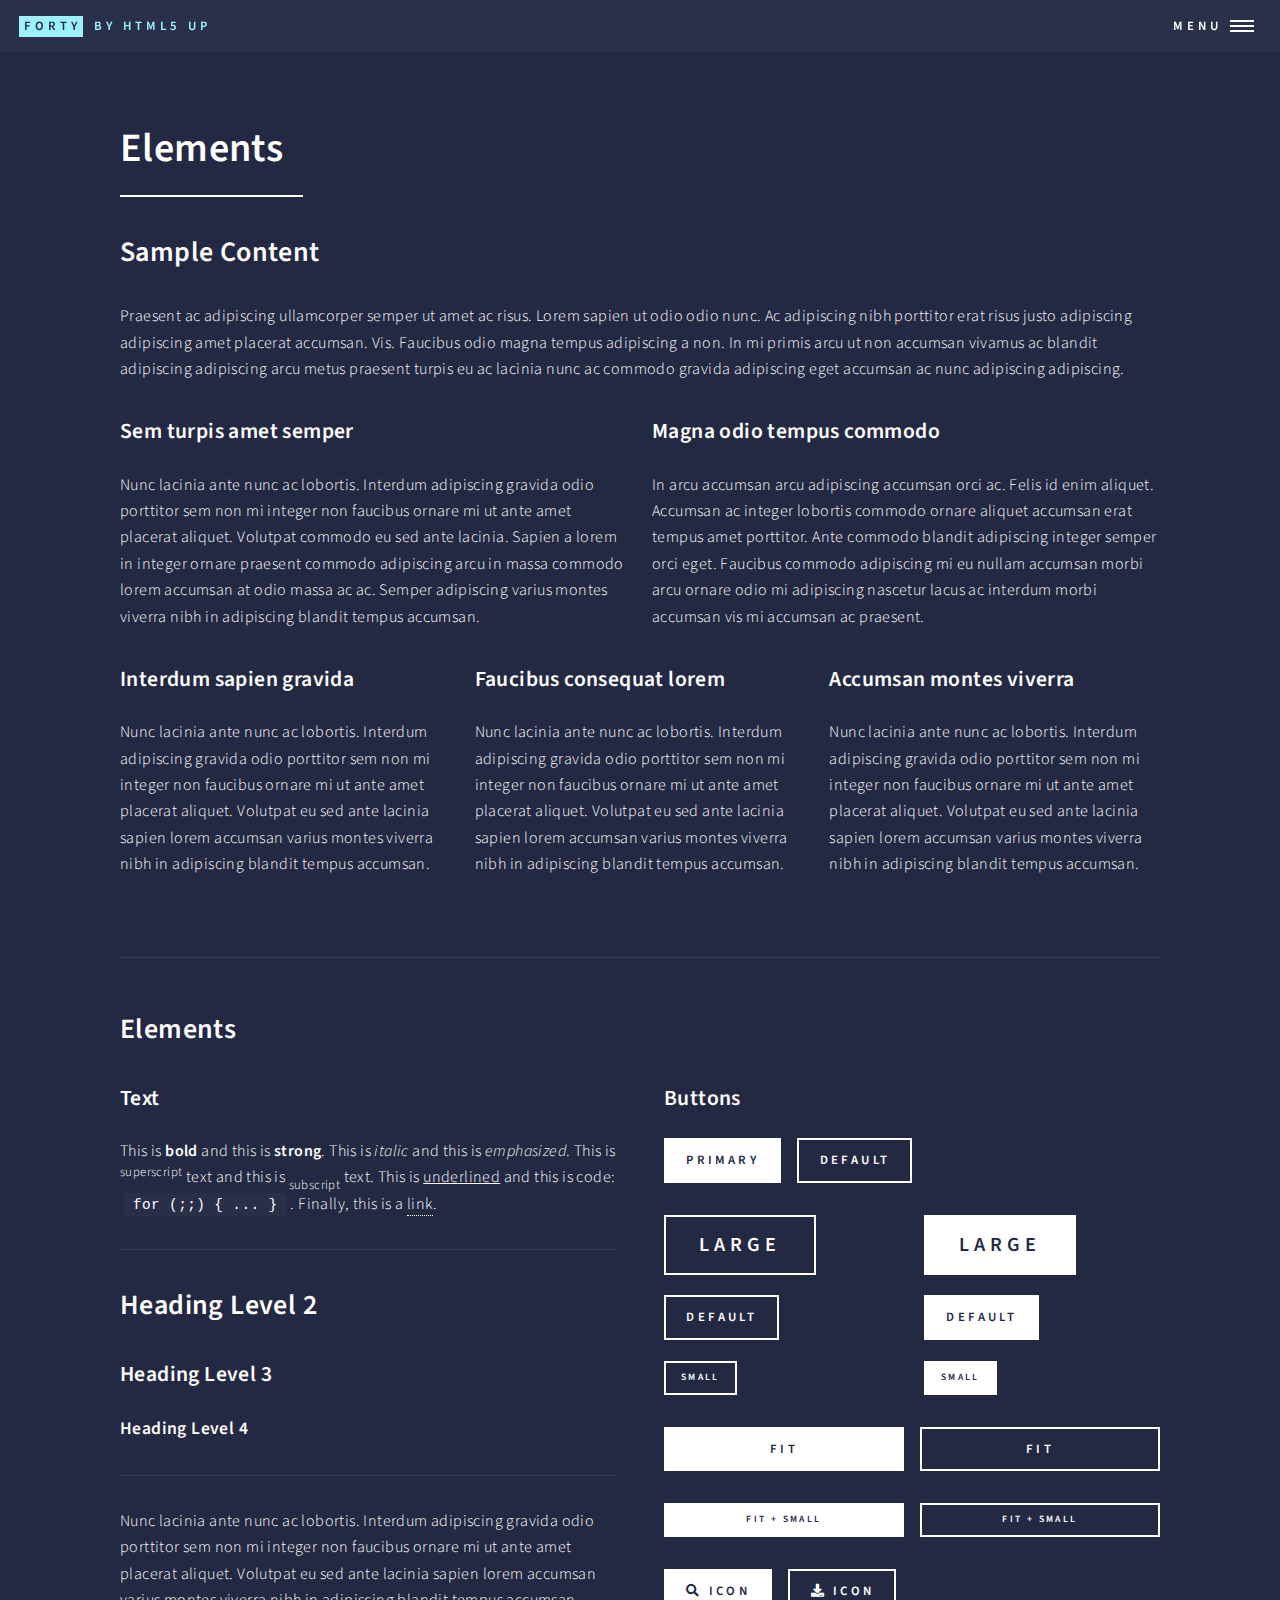
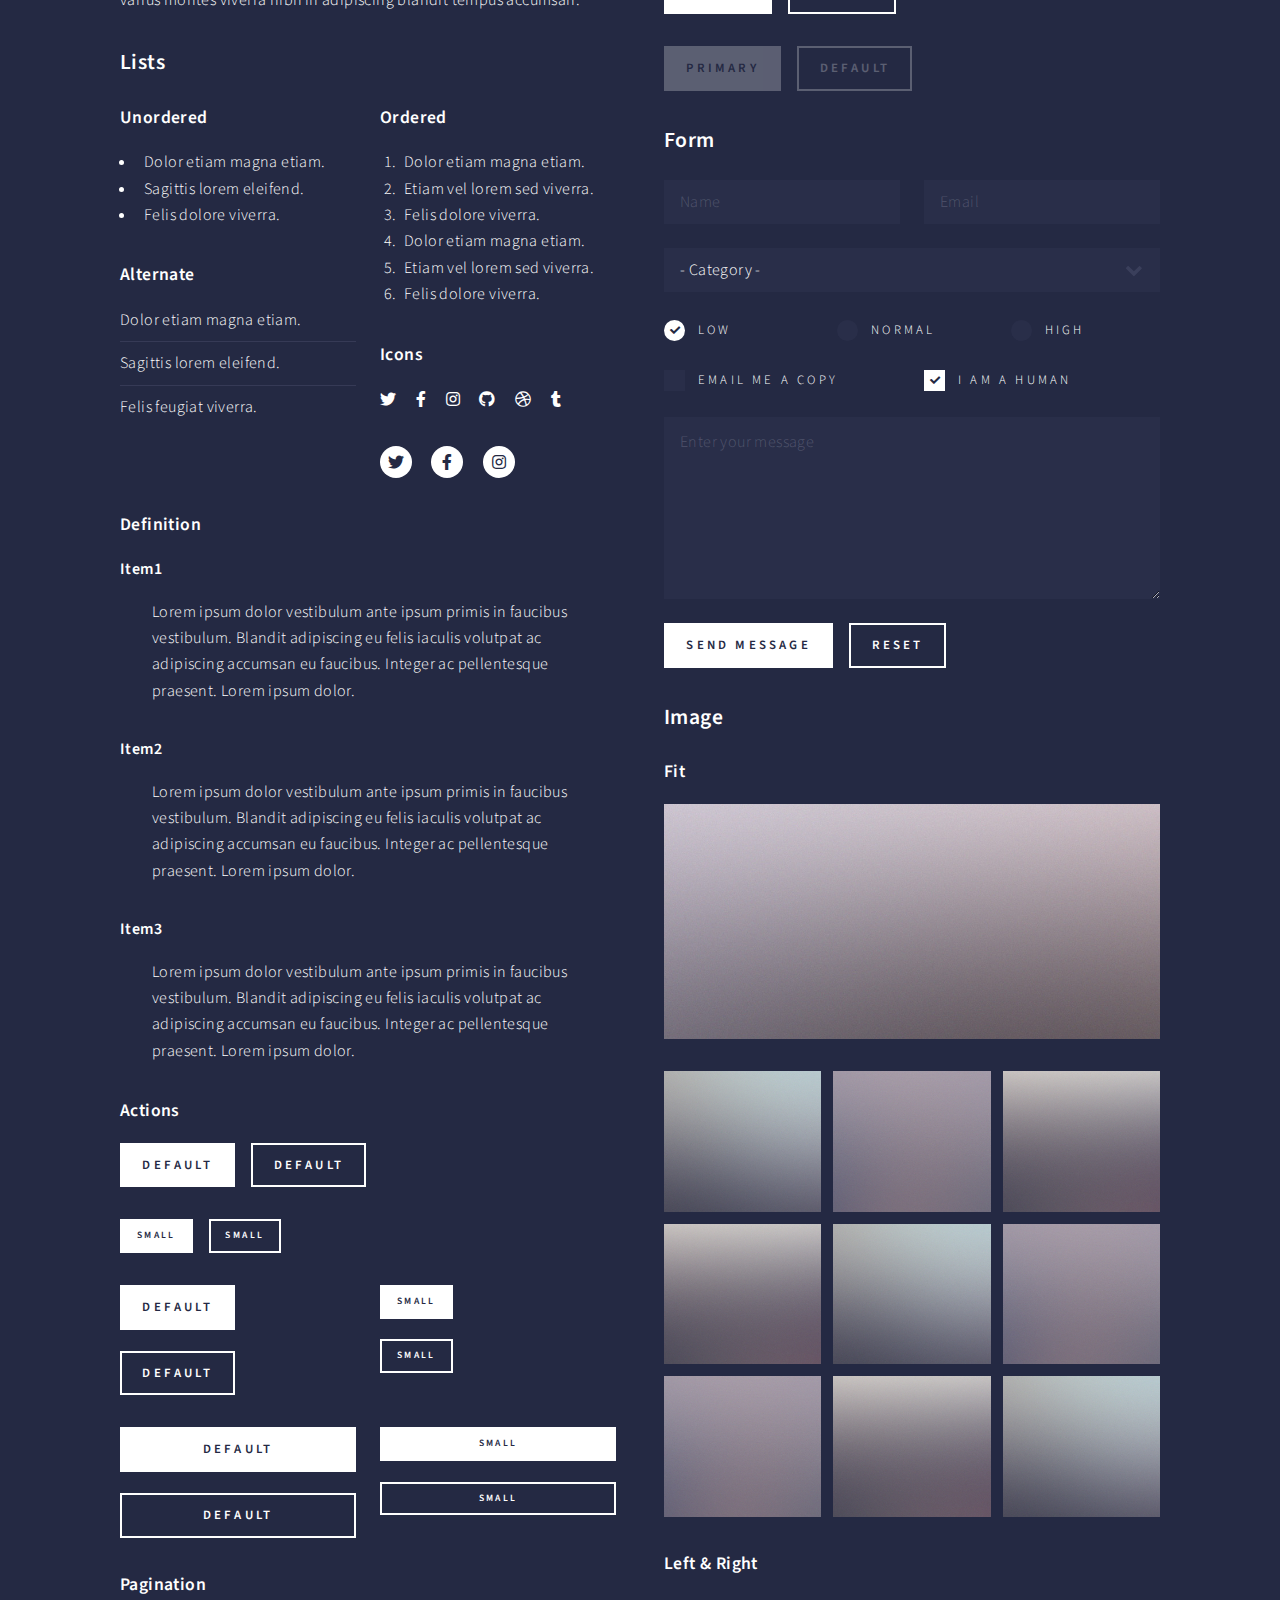
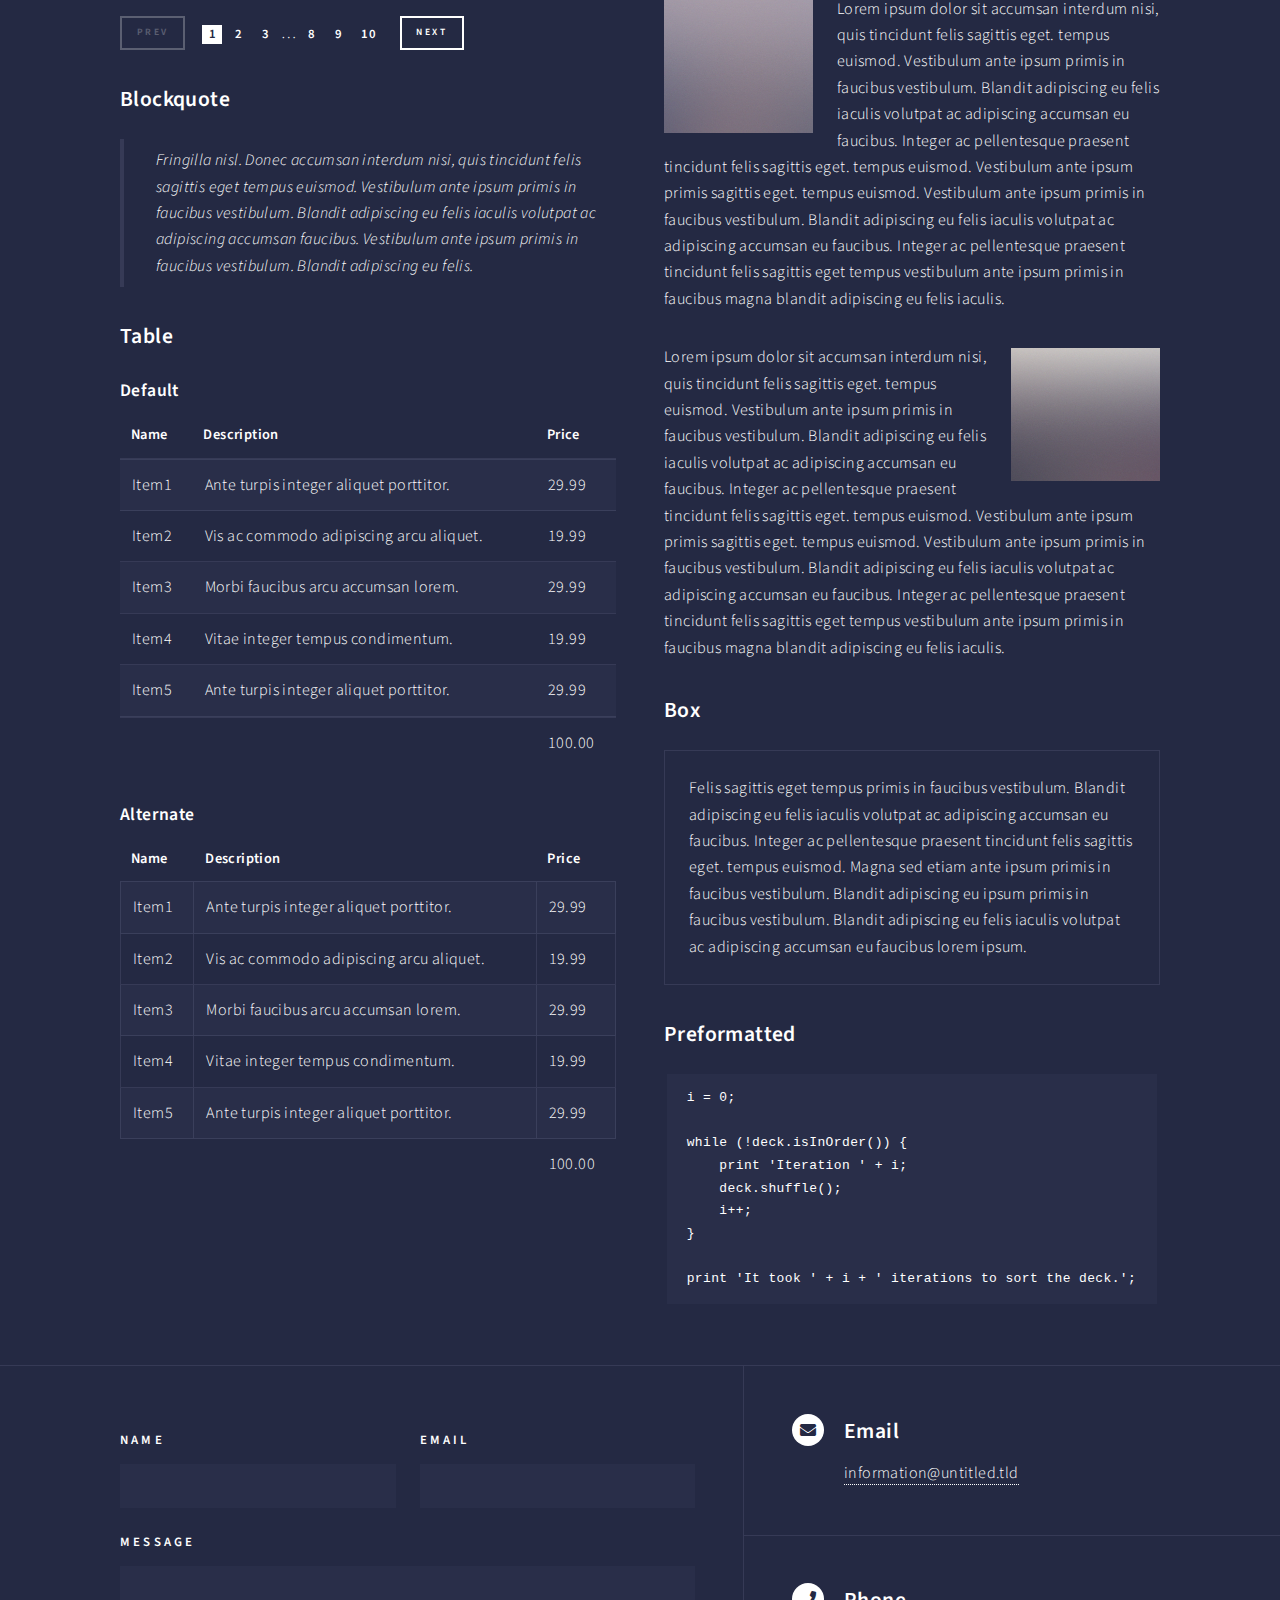
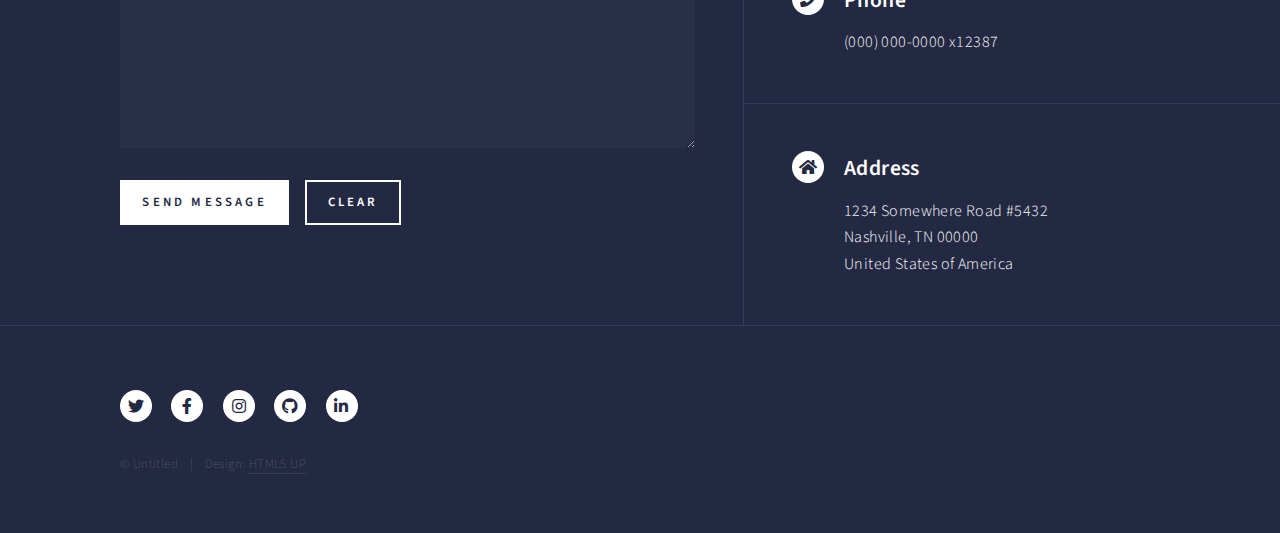
<file: elements.html>
<!DOCTYPE HTML>
<html>
	<head>
		<title>Elements - Forty by HTML5 UP</title>
		<meta charset="utf-8" />
		<meta name="viewport" content="width=device-width, initial-scale=1, user-scalable=no" />
		<link rel="stylesheet" href="assets/css/main.css" />
		<noscript><link rel="stylesheet" href="assets/css/noscript.css" /></noscript>
	</head>
	<body class="is-preload">

		<!-- Wrapper -->
			<div id="wrapper">

				<!-- Header -->
					<header id="header">
						<a href="index.html" class="logo"><strong>Forty</strong> <span>by HTML5 UP</span></a>
						<nav>
							<a href="#menu">Menu</a>
						</nav>
					</header>

				<!-- Menu -->
					<nav id="menu">
						<ul class="links">
							<li><a href="index.html">Home</a></li>
							<li><a href="landing.html">Landing</a></li>
							<li><a href="generic.html">Generic</a></li>
							<li><a href="elements.html">Elements</a></li>
						</ul>
						<ul class="actions stacked">
							<li><a href="#" class="button primary fit">Get Started</a></li>
							<li><a href="#" class="button fit">Log In</a></li>
						</ul>
					</nav>

				<!-- Main -->
					<div id="main" class="alt">

						<!-- One -->
							<section id="one">
								<div class="inner">
									<header class="major">
										<h1>Elements</h1>
									</header>

									<!-- Content -->
										<h2 id="content">Sample Content</h2>
										<p>Praesent ac adipiscing ullamcorper semper ut amet ac risus. Lorem sapien ut odio odio nunc. Ac adipiscing nibh porttitor erat risus justo adipiscing adipiscing amet placerat accumsan. Vis. Faucibus odio magna tempus adipiscing a non. In mi primis arcu ut non accumsan vivamus ac blandit adipiscing adipiscing arcu metus praesent turpis eu ac lacinia nunc ac commodo gravida adipiscing eget accumsan ac nunc adipiscing adipiscing.</p>
										<div class="row">
											<div class="col-6 col-12-small">
												<h3>Sem turpis amet semper</h3>
												<p>Nunc lacinia ante nunc ac lobortis. Interdum adipiscing gravida odio porttitor sem non mi integer non faucibus ornare mi ut ante amet placerat aliquet. Volutpat commodo eu sed ante lacinia. Sapien a lorem in integer ornare praesent commodo adipiscing arcu in massa commodo lorem accumsan at odio massa ac ac. Semper adipiscing varius montes viverra nibh in adipiscing blandit tempus accumsan.</p>
											</div>
											<div class="col-6 col-12-small">
												<h3>Magna odio tempus commodo</h3>
												<p>In arcu accumsan arcu adipiscing accumsan orci ac. Felis id enim aliquet. Accumsan ac integer lobortis commodo ornare aliquet accumsan erat tempus amet porttitor. Ante commodo blandit adipiscing integer semper orci eget. Faucibus commodo adipiscing mi eu nullam accumsan morbi arcu ornare odio mi adipiscing nascetur lacus ac interdum morbi accumsan vis mi accumsan ac praesent.</p>
											</div>
											<!-- Break -->
											<div class="col-4 col-12-medium">
												<h3>Interdum sapien gravida</h3>
												<p>Nunc lacinia ante nunc ac lobortis. Interdum adipiscing gravida odio porttitor sem non mi integer non faucibus ornare mi ut ante amet placerat aliquet. Volutpat eu sed ante lacinia sapien lorem accumsan varius montes viverra nibh in adipiscing blandit tempus accumsan.</p>
											</div>
											<div class="col-4 col-12-medium">
												<h3>Faucibus consequat lorem</h3>
												<p>Nunc lacinia ante nunc ac lobortis. Interdum adipiscing gravida odio porttitor sem non mi integer non faucibus ornare mi ut ante amet placerat aliquet. Volutpat eu sed ante lacinia sapien lorem accumsan varius montes viverra nibh in adipiscing blandit tempus accumsan.</p>
											</div>
											<div class="col-4 col-12-medium">
												<h3>Accumsan montes viverra</h3>
												<p>Nunc lacinia ante nunc ac lobortis. Interdum adipiscing gravida odio porttitor sem non mi integer non faucibus ornare mi ut ante amet placerat aliquet. Volutpat eu sed ante lacinia sapien lorem accumsan varius montes viverra nibh in adipiscing blandit tempus accumsan.</p>
											</div>
										</div>

									<hr class="major" />

									<!-- Elements -->
										<h2 id="elements">Elements</h2>
										<div class="row gtr-200">
											<div class="col-6 col-12-medium">

												<!-- Text stuff -->
													<h3>Text</h3>
													<p>This is <b>bold</b> and this is <strong>strong</strong>. This is <i>italic</i> and this is <em>emphasized</em>.
													This is <sup>superscript</sup> text and this is <sub>subscript</sub> text.
													This is <u>underlined</u> and this is code: <code>for (;;) { ... }</code>.
													Finally, this is a <a href="#">link</a>.</p>
													<hr />
													<h2>Heading Level 2</h2>
													<h3>Heading Level 3</h3>
													<h4>Heading Level 4</h4>
													<hr />
													<p>Nunc lacinia ante nunc ac lobortis. Interdum adipiscing gravida odio porttitor sem non mi integer non faucibus ornare mi ut ante amet placerat aliquet. Volutpat eu sed ante lacinia sapien lorem accumsan varius montes viverra nibh in adipiscing blandit tempus accumsan.</p>

												<!-- Lists -->
													<h3>Lists</h3>
													<div class="row">
														<div class="col-6 col-12-small">

															<h4>Unordered</h4>
															<ul>
																<li>Dolor etiam magna etiam.</li>
																<li>Sagittis lorem eleifend.</li>
																<li>Felis dolore viverra.</li>
															</ul>

															<h4>Alternate</h4>
															<ul class="alt">
																<li>Dolor etiam magna etiam.</li>
																<li>Sagittis lorem eleifend.</li>
																<li>Felis feugiat viverra.</li>
															</ul>

														</div>
														<div class="col-6 col-12-small">

															<h4>Ordered</h4>
															<ol>
																<li>Dolor etiam magna etiam.</li>
																<li>Etiam vel lorem sed viverra.</li>
																<li>Felis dolore viverra.</li>
																<li>Dolor etiam magna etiam.</li>
																<li>Etiam vel lorem sed viverra.</li>
																<li>Felis dolore viverra.</li>
															</ol>

															<h4>Icons</h4>
															<ul class="icons">
																<li><a href="#" class="icon brands fa-twitter"><span class="label">Twitter</span></a></li>
																<li><a href="#" class="icon brands fa-facebook-f"><span class="label">Facebook</span></a></li>
																<li><a href="#" class="icon brands fa-instagram"><span class="label">Instagram</span></a></li>
																<li><a href="#" class="icon brands fa-github"><span class="label">Github</span></a></li>
																<li><a href="#" class="icon brands fa-dribbble"><span class="label">Dribbble</span></a></li>
																<li><a href="#" class="icon brands fa-tumblr"><span class="label">Tumblr</span></a></li>
															</ul>
															<ul class="icons">
																<li><a href="#" class="icon brands alt fa-twitter"><span class="label">Twitter</span></a></li>
																<li><a href="#" class="icon brands alt fa-facebook-f"><span class="label">Facebook</span></a></li>
																<li><a href="#" class="icon brands alt fa-instagram"><span class="label">Instagram</span></a></li>
															</ul>

														</div>
													</div>
													<h4>Definition</h4>
													<dl>
														<dt>Item1</dt>
														<dd>
															<p>Lorem ipsum dolor vestibulum ante ipsum primis in faucibus vestibulum. Blandit adipiscing eu felis iaculis volutpat ac adipiscing accumsan eu faucibus. Integer ac pellentesque praesent. Lorem ipsum dolor.</p>
														</dd>
														<dt>Item2</dt>
														<dd>
															<p>Lorem ipsum dolor vestibulum ante ipsum primis in faucibus vestibulum. Blandit adipiscing eu felis iaculis volutpat ac adipiscing accumsan eu faucibus. Integer ac pellentesque praesent. Lorem ipsum dolor.</p>
														</dd>
														<dt>Item3</dt>
														<dd>
															<p>Lorem ipsum dolor vestibulum ante ipsum primis in faucibus vestibulum. Blandit adipiscing eu felis iaculis volutpat ac adipiscing accumsan eu faucibus. Integer ac pellentesque praesent. Lorem ipsum dolor.</p>
														</dd>
													</dl>

													<h4>Actions</h4>
													<ul class="actions">
														<li><a href="#" class="button primary">Default</a></li>
														<li><a href="#" class="button">Default</a></li>
													</ul>
													<ul class="actions small">
														<li><a href="#" class="button primary small">Small</a></li>
														<li><a href="#" class="button small">Small</a></li>
													</ul>
													<div class="row">
														<div class="col-6 col-12-small">
															<ul class="actions stacked">
																<li><a href="#" class="button primary">Default</a></li>
																<li><a href="#" class="button">Default</a></li>
															</ul>
														</div>
														<div class="col-6 col-12-small">
															<ul class="actions stacked">
																<li><a href="#" class="button primary small">Small</a></li>
																<li><a href="#" class="button small">Small</a></li>
															</ul>
														</div>
														<div class="col-6 col-12-small">
															<ul class="actions stacked">
																<li><a href="#" class="button primary fit">Default</a></li>
																<li><a href="#" class="button fit">Default</a></li>
															</ul>
														</div>
														<div class="col-6 col-12-small">
															<ul class="actions stacked">
																<li><a href="#" class="button primary small fit">Small</a></li>
																<li><a href="#" class="button small fit">Small</a></li>
															</ul>
														</div>
													</div>

													<h4>Pagination</h4>
													<ul class="pagination">
														<li><span class="button small disabled">Prev</span></li>
														<li><a href="#" class="page active">1</a></li>
														<li><a href="#" class="page">2</a></li>
														<li><a href="#" class="page">3</a></li>
														<li><span>&hellip;</span></li>
														<li><a href="#" class="page">8</a></li>
														<li><a href="#" class="page">9</a></li>
														<li><a href="#" class="page">10</a></li>
														<li><a href="#" class="button small">Next</a></li>
													</ul>

												<!-- Blockquote -->
													<h3>Blockquote</h3>
													<blockquote>Fringilla nisl. Donec accumsan interdum nisi, quis tincidunt felis sagittis eget tempus euismod. Vestibulum ante ipsum primis in faucibus vestibulum. Blandit adipiscing eu felis iaculis volutpat ac adipiscing accumsan faucibus. Vestibulum ante ipsum primis in faucibus vestibulum. Blandit adipiscing eu felis.</blockquote>

												<!-- Table -->
													<h3>Table</h3>

													<h4>Default</h4>
													<div class="table-wrapper">
														<table>
															<thead>
																<tr>
																	<th>Name</th>
																	<th>Description</th>
																	<th>Price</th>
																</tr>
															</thead>
															<tbody>
																<tr>
																	<td>Item1</td>
																	<td>Ante turpis integer aliquet porttitor.</td>
																	<td>29.99</td>
																</tr>
																<tr>
																	<td>Item2</td>
																	<td>Vis ac commodo adipiscing arcu aliquet.</td>
																	<td>19.99</td>
																</tr>
																<tr>
																	<td>Item3</td>
																	<td> Morbi faucibus arcu accumsan lorem.</td>
																	<td>29.99</td>
																</tr>
																<tr>
																	<td>Item4</td>
																	<td>Vitae integer tempus condimentum.</td>
																	<td>19.99</td>
																</tr>
																<tr>
																	<td>Item5</td>
																	<td>Ante turpis integer aliquet porttitor.</td>
																	<td>29.99</td>
																</tr>
															</tbody>
															<tfoot>
																<tr>
																	<td colspan="2"></td>
																	<td>100.00</td>
																</tr>
															</tfoot>
														</table>
													</div>

													<h4>Alternate</h4>
													<div class="table-wrapper">
														<table class="alt">
															<thead>
																<tr>
																	<th>Name</th>
																	<th>Description</th>
																	<th>Price</th>
																</tr>
															</thead>
															<tbody>
																<tr>
																	<td>Item1</td>
																	<td>Ante turpis integer aliquet porttitor.</td>
																	<td>29.99</td>
																</tr>
																<tr>
																	<td>Item2</td>
																	<td>Vis ac commodo adipiscing arcu aliquet.</td>
																	<td>19.99</td>
																</tr>
																<tr>
																	<td>Item3</td>
																	<td> Morbi faucibus arcu accumsan lorem.</td>
																	<td>29.99</td>
																</tr>
																<tr>
																	<td>Item4</td>
																	<td>Vitae integer tempus condimentum.</td>
																	<td>19.99</td>
																</tr>
																<tr>
																	<td>Item5</td>
																	<td>Ante turpis integer aliquet porttitor.</td>
																	<td>29.99</td>
																</tr>
															</tbody>
															<tfoot>
																<tr>
																	<td colspan="2"></td>
																	<td>100.00</td>
																</tr>
															</tfoot>
														</table>
													</div>

											</div>
											<div class="col-6 col-12-medium">

												<!-- Buttons -->
													<h3>Buttons</h3>
													<ul class="actions">
														<li><a href="#" class="button primary">Primary</a></li>
														<li><a href="#" class="button">Default</a></li>
													</ul>
													<div class="row">
														<div class="col-6 col-12-xsmall">
															<ul class="actions stacked">
																<li><a href="#" class="button large">Large</a></li>
																<li><a href="#" class="button">Default</a></li>
																<li><a href="#" class="button small">Small</a></li>
															</ul>
														</div>
														<div class="col-6 col-12-xsmall">
															<ul class="actions stacked">
																<li><a href="#" class="button primary large">Large</a></li>
																<li><a href="#" class="button primary">Default</a></li>
																<li><a href="#" class="button primary small">Small</a></li>
															</ul>
														</div>
													</div>
													<ul class="actions fit">
														<li><a href="#" class="button primary fit">Fit</a></li>
														<li><a href="#" class="button fit">Fit</a></li>
													</ul>
													<ul class="actions fit small">
														<li><a href="#" class="button primary fit small">Fit + Small</a></li>
														<li><a href="#" class="button fit small">Fit + Small</a></li>
													</ul>
													<ul class="actions">
														<li><a href="#" class="button primary icon solid fa-search">Icon</a></li>
														<li><a href="#" class="button icon solid fa-download">Icon</a></li>
													</ul>
													<ul class="actions">
														<li><span class="button primary disabled">Primary</span></li>
														<li><span class="button disabled">Default</span></li>
													</ul>

												<!-- Form -->
													<h3>Form</h3>

													<form method="post" action="#">
														<div class="row gtr-uniform">
															<div class="col-6 col-12-xsmall">
																<input type="text" name="demo-name" id="demo-name" value="" placeholder="Name" />
															</div>
															<div class="col-6 col-12-xsmall">
																<input type="email" name="demo-email" id="demo-email" value="" placeholder="Email" />
															</div>
															<!-- Break -->
															<div class="col-12">
																<select name="demo-category" id="demo-category">
																	<option value="">- Category -</option>
																	<option value="1">Manufacturing</option>
																	<option value="1">Shipping</option>
																	<option value="1">Administration</option>
																	<option value="1">Human Resources</option>
																</select>
															</div>
															<!-- Break -->
															<div class="col-4 col-12-small">
																<input type="radio" id="demo-priority-low" name="demo-priority" checked>
																<label for="demo-priority-low">Low</label>
															</div>
															<div class="col-4 col-12-small">
																<input type="radio" id="demo-priority-normal" name="demo-priority">
																<label for="demo-priority-normal">Normal</label>
															</div>
															<div class="col-4 col-12-small">
																<input type="radio" id="demo-priority-high" name="demo-priority">
																<label for="demo-priority-high">High</label>
															</div>
															<!-- Break -->
															<div class="col-6 col-12-small">
																<input type="checkbox" id="demo-copy" name="demo-copy">
																<label for="demo-copy">Email me a copy</label>
															</div>
															<div class="col-6 col-12-small">
																<input type="checkbox" id="demo-human" name="demo-human" checked>
																<label for="demo-human">I am a human</label>
															</div>
															<!-- Break -->
															<div class="col-12">
																<textarea name="demo-message" id="demo-message" placeholder="Enter your message" rows="6"></textarea>
															</div>
															<!-- Break -->
															<div class="col-12">
																<ul class="actions">
																	<li><input type="submit" value="Send Message" class="primary" /></li>
																	<li><input type="reset" value="Reset" /></li>
																</ul>
															</div>
														</div>
													</form>

												<!-- Image -->
													<h3>Image</h3>

													<h4>Fit</h4>
													<span class="image fit"><img src="images/pic03.jpg" alt="" /></span>
													<div class="box alt">
														<div class="row gtr-50 gtr-uniform">
															<div class="col-4"><span class="image fit"><img src="images/pic08.jpg" alt="" /></span></div>
															<div class="col-4"><span class="image fit"><img src="images/pic09.jpg" alt="" /></span></div>
															<div class="col-4"><span class="image fit"><img src="images/pic10.jpg" alt="" /></span></div>
															<!-- Break -->
															<div class="col-4"><span class="image fit"><img src="images/pic10.jpg" alt="" /></span></div>
															<div class="col-4"><span class="image fit"><img src="images/pic08.jpg" alt="" /></span></div>
															<div class="col-4"><span class="image fit"><img src="images/pic09.jpg" alt="" /></span></div>
															<!-- Break -->
															<div class="col-4"><span class="image fit"><img src="images/pic09.jpg" alt="" /></span></div>
															<div class="col-4"><span class="image fit"><img src="images/pic10.jpg" alt="" /></span></div>
															<div class="col-4"><span class="image fit"><img src="images/pic08.jpg" alt="" /></span></div>
														</div>
													</div>

													<h4>Left &amp; Right</h4>
													<p><span class="image left"><img src="images/pic09.jpg" alt="" /></span>Lorem ipsum dolor sit accumsan interdum nisi, quis tincidunt felis sagittis eget. tempus euismod. Vestibulum ante ipsum primis in faucibus vestibulum. Blandit adipiscing eu felis iaculis volutpat ac adipiscing accumsan eu faucibus. Integer ac pellentesque praesent tincidunt felis sagittis eget. tempus euismod. Vestibulum ante ipsum primis sagittis eget. tempus euismod. Vestibulum ante ipsum primis in faucibus vestibulum. Blandit adipiscing eu felis iaculis volutpat ac adipiscing accumsan eu faucibus. Integer ac pellentesque praesent tincidunt felis sagittis eget tempus vestibulum ante ipsum primis in faucibus magna blandit adipiscing eu felis iaculis.</p>
													<p><span class="image right"><img src="images/pic10.jpg" alt="" /></span>Lorem ipsum dolor sit accumsan interdum nisi, quis tincidunt felis sagittis eget. tempus euismod. Vestibulum ante ipsum primis in faucibus vestibulum. Blandit adipiscing eu felis iaculis volutpat ac adipiscing accumsan eu faucibus. Integer ac pellentesque praesent tincidunt felis sagittis eget. tempus euismod. Vestibulum ante ipsum primis sagittis eget. tempus euismod. Vestibulum ante ipsum primis in faucibus vestibulum. Blandit adipiscing eu felis iaculis volutpat ac adipiscing accumsan eu faucibus. Integer ac pellentesque praesent tincidunt felis sagittis eget tempus vestibulum ante ipsum primis in faucibus magna blandit adipiscing eu felis iaculis.</p>

												<!-- Box -->
													<h3>Box</h3>
													<div class="box">
														<p>Felis sagittis eget tempus primis in faucibus vestibulum. Blandit adipiscing eu felis iaculis volutpat ac adipiscing accumsan eu faucibus. Integer ac pellentesque praesent tincidunt felis sagittis eget. tempus euismod. Magna sed etiam ante ipsum primis in faucibus vestibulum. Blandit adipiscing eu ipsum primis in faucibus vestibulum. Blandit adipiscing eu felis iaculis volutpat ac adipiscing accumsan eu faucibus lorem ipsum.</p>
													</div>

												<!-- Preformatted Code -->
													<h3>Preformatted</h3>
													<pre><code>i = 0;

while (!deck.isInOrder()) {
    print 'Iteration ' + i;
    deck.shuffle();
    i++;
}

print 'It took ' + i + ' iterations to sort the deck.';
</code></pre>

											</div>
										</div>

								</div>
							</section>

					</div>

				<!-- Contact -->
					<section id="contact">
						<div class="inner">
							<section>
								<form method="post" action="#">
									<div class="fields">
										<div class="field half">
											<label for="name">Name</label>
											<input type="text" name="name" id="name" />
										</div>
										<div class="field half">
											<label for="email">Email</label>
											<input type="text" name="email" id="email" />
										</div>
										<div class="field">
											<label for="message">Message</label>
											<textarea name="message" id="message" rows="6"></textarea>
										</div>
									</div>
									<ul class="actions">
										<li><input type="submit" value="Send Message" class="primary" /></li>
										<li><input type="reset" value="Clear" /></li>
									</ul>
								</form>
							</section>
							<section class="split">
								<section>
									<div class="contact-method">
										<span class="icon solid alt fa-envelope"></span>
										<h3>Email</h3>
										<a href="#">information@untitled.tld</a>
									</div>
								</section>
								<section>
									<div class="contact-method">
										<span class="icon solid alt fa-phone"></span>
										<h3>Phone</h3>
										<span>(000) 000-0000 x12387</span>
									</div>
								</section>
								<section>
									<div class="contact-method">
										<span class="icon solid alt fa-home"></span>
										<h3>Address</h3>
										<span>1234 Somewhere Road #5432<br />
										Nashville, TN 00000<br />
										United States of America</span>
									</div>
								</section>
							</section>
						</div>
					</section>

				<!-- Footer -->
					<footer id="footer">
						<div class="inner">
							<ul class="icons">
								<li><a href="#" class="icon brands alt fa-twitter"><span class="label">Twitter</span></a></li>
								<li><a href="#" class="icon brands alt fa-facebook-f"><span class="label">Facebook</span></a></li>
								<li><a href="#" class="icon brands alt fa-instagram"><span class="label">Instagram</span></a></li>
								<li><a href="#" class="icon brands alt fa-github"><span class="label">GitHub</span></a></li>
								<li><a href="#" class="icon brands alt fa-linkedin-in"><span class="label">LinkedIn</span></a></li>
							</ul>
							<ul class="copyright">
								<li>&copy; Untitled</li><li>Design: <a href="https://html5up.net">HTML5 UP</a></li>
							</ul>
						</div>
					</footer>

			</div>

		<!-- Scripts -->
			<script src="assets/js/jquery.min.js"></script>
			<script src="assets/js/jquery.scrolly.min.js"></script>
			<script src="assets/js/jquery.scrollex.min.js"></script>
			<script src="assets/js/browser.min.js"></script>
			<script src="assets/js/breakpoints.min.js"></script>
			<script src="assets/js/util.js"></script>
			<script src="assets/js/main.js"></script>

	</body>
</html>
</file>
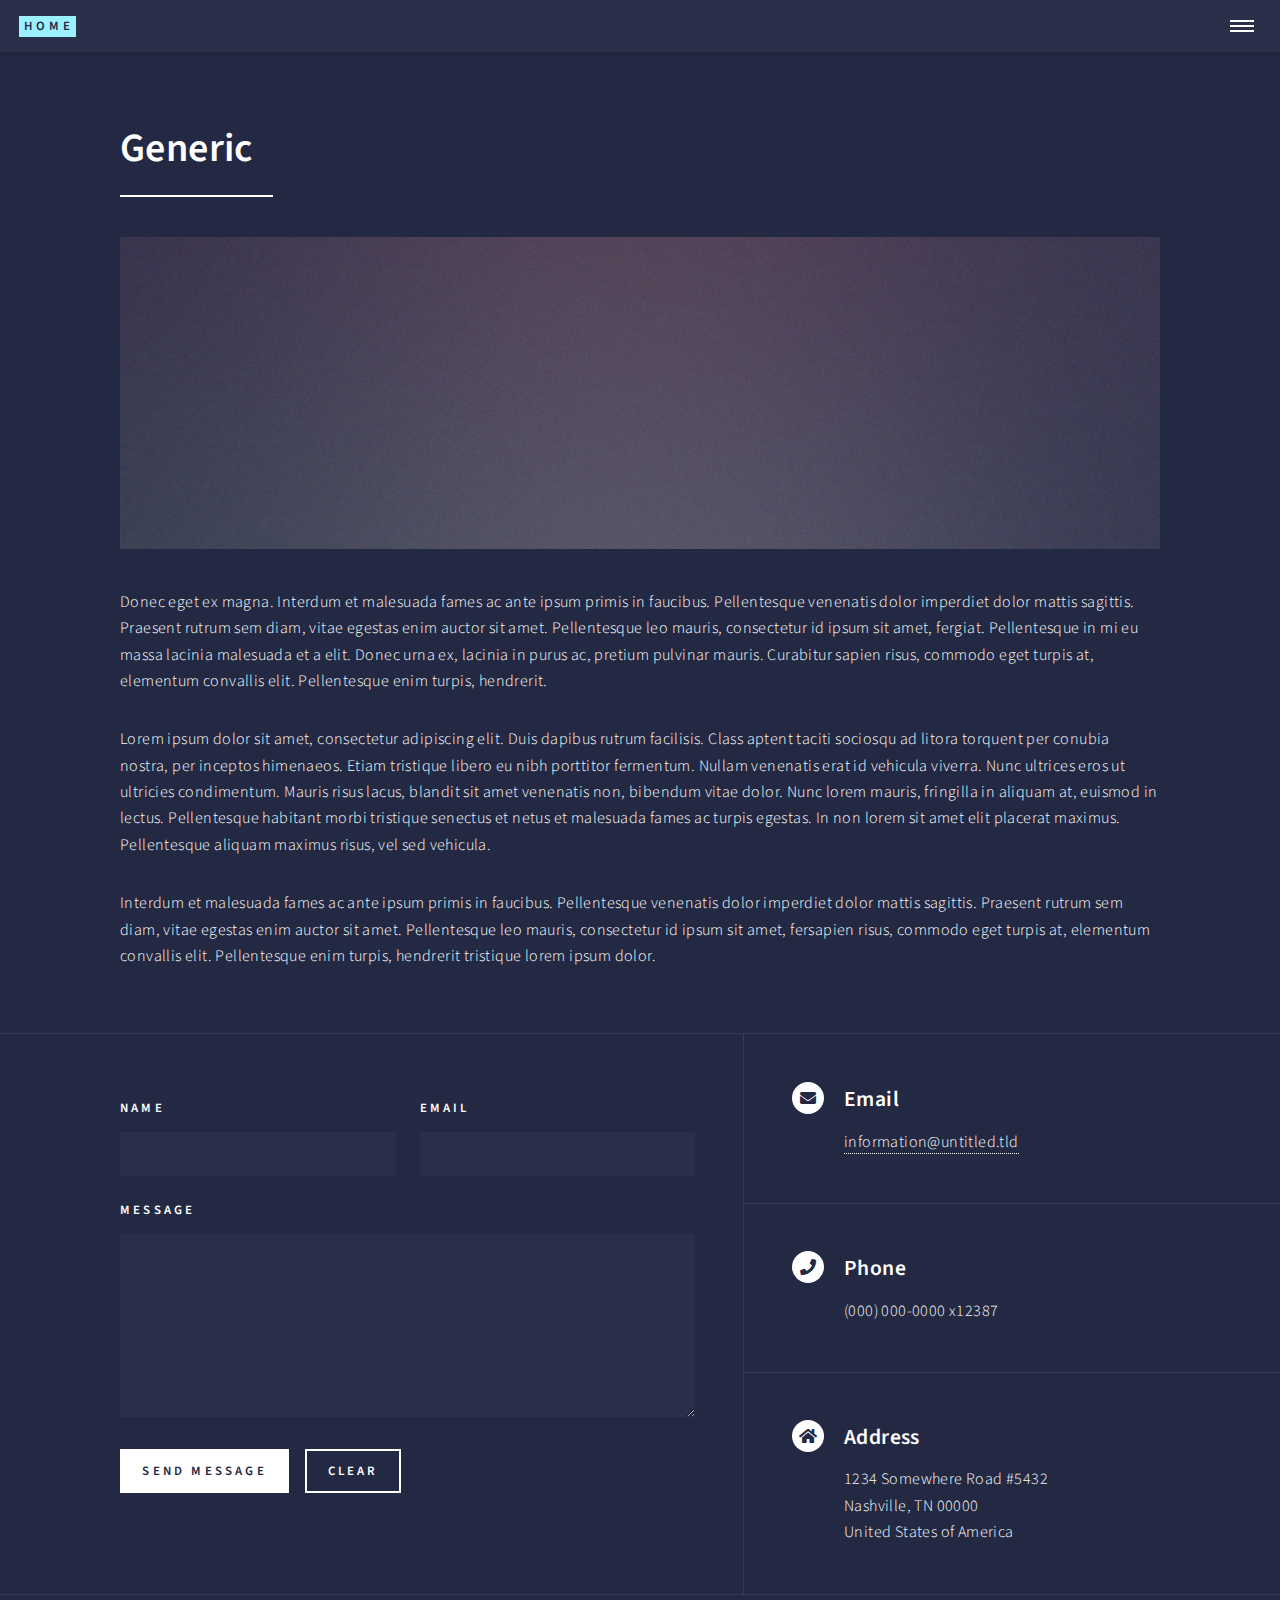
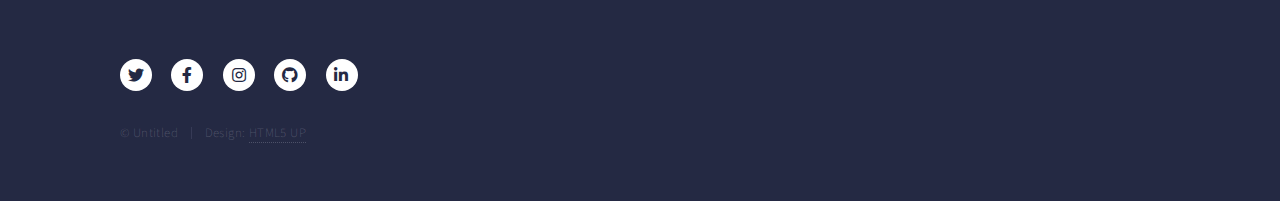
<file: generic.html>
<!DOCTYPE HTML>
<html>
	<head>
		<title>Rixy Husky</title>
		<meta charset="utf-8" />
		<meta name="viewport" content="width=device-width, initial-scale=1, user-scalable=no" />
		<link rel="stylesheet" href="assets/css/main.css" />
		<noscript><link rel="stylesheet" href="assets/css/noscript.css" /></noscript>
	</head>
	<body class="is-preload">

		<!-- Wrapper -->
			<div id="wrapper">

				<!-- Header -->
					<header id="header">
						<a href="index.html" class="logo"><strong>Home</strong></a>
						<nav>
							<a href="#menu"></a>
						</nav>
					</header>

				<!-- Menu -->
					<nav id="menu">
						<ul class="links">
							<li><a href="index.html">Home</a></li>
							<li><a href="generic.html">Generic</a></li>
							<li><a href="elements.html">Elements</a></li>
						</ul>
					</nav>

				<!-- Main -->
					<div id="main" class="alt">

						<!-- One -->
							<section id="one">
								<div class="inner">
									<header class="major">
										<h1>Generic</h1>
									</header>
									<span class="image main"><img src="images/pic11.jpg" alt="" /></span>
									<p>Donec eget ex magna. Interdum et malesuada fames ac ante ipsum primis in faucibus. Pellentesque venenatis dolor imperdiet dolor mattis sagittis. Praesent rutrum sem diam, vitae egestas enim auctor sit amet. Pellentesque leo mauris, consectetur id ipsum sit amet, fergiat. Pellentesque in mi eu massa lacinia malesuada et a elit. Donec urna ex, lacinia in purus ac, pretium pulvinar mauris. Curabitur sapien risus, commodo eget turpis at, elementum convallis elit. Pellentesque enim turpis, hendrerit.</p>
									<p>Lorem ipsum dolor sit amet, consectetur adipiscing elit. Duis dapibus rutrum facilisis. Class aptent taciti sociosqu ad litora torquent per conubia nostra, per inceptos himenaeos. Etiam tristique libero eu nibh porttitor fermentum. Nullam venenatis erat id vehicula viverra. Nunc ultrices eros ut ultricies condimentum. Mauris risus lacus, blandit sit amet venenatis non, bibendum vitae dolor. Nunc lorem mauris, fringilla in aliquam at, euismod in lectus. Pellentesque habitant morbi tristique senectus et netus et malesuada fames ac turpis egestas. In non lorem sit amet elit placerat maximus. Pellentesque aliquam maximus risus, vel sed vehicula.</p>
									<p>Interdum et malesuada fames ac ante ipsum primis in faucibus. Pellentesque venenatis dolor imperdiet dolor mattis sagittis. Praesent rutrum sem diam, vitae egestas enim auctor sit amet. Pellentesque leo mauris, consectetur id ipsum sit amet, fersapien risus, commodo eget turpis at, elementum convallis elit. Pellentesque enim turpis, hendrerit tristique lorem ipsum dolor.</p>
								</div>
							</section>

					</div>

				<!-- Contact -->
					<section id="contact">
						<div class="inner">
							<section>
								<form method="post" action="#">
									<div class="fields">
										<div class="field half">
											<label for="name">Name</label>
											<input type="text" name="name" id="name" />
										</div>
										<div class="field half">
											<label for="email">Email</label>
											<input type="text" name="email" id="email" />
										</div>
										<div class="field">
											<label for="message">Message</label>
											<textarea name="message" id="message" rows="6"></textarea>
										</div>
									</div>
									<ul class="actions">
										<li><input type="submit" value="Send Message" class="primary" /></li>
										<li><input type="reset" value="Clear" /></li>
									</ul>
								</form>
							</section>
							<section class="split">
								<section>
									<div class="contact-method">
										<span class="icon solid alt fa-envelope"></span>
										<h3>Email</h3>
										<a href="#">information@untitled.tld</a>
									</div>
								</section>
								<section>
									<div class="contact-method">
										<span class="icon solid alt fa-phone"></span>
										<h3>Phone</h3>
										<span>(000) 000-0000 x12387</span>
									</div>
								</section>
								<section>
									<div class="contact-method">
										<span class="icon solid alt fa-home"></span>
										<h3>Address</h3>
										<span>1234 Somewhere Road #5432<br />
										Nashville, TN 00000<br />
										United States of America</span>
									</div>
								</section>
							</section>
						</div>
					</section>

				<!-- Footer -->
					<footer id="footer">
						<div class="inner">
							<ul class="icons">
								<li><a href="#" class="icon brands alt fa-twitter"><span class="label">Twitter</span></a></li>
								<li><a href="#" class="icon brands alt fa-facebook-f"><span class="label">Facebook</span></a></li>
								<li><a href="#" class="icon brands alt fa-instagram"><span class="label">Instagram</span></a></li>
								<li><a href="#" class="icon brands alt fa-github"><span class="label">GitHub</span></a></li>
								<li><a href="#" class="icon brands alt fa-linkedin-in"><span class="label">LinkedIn</span></a></li>
							</ul>
							<ul class="copyright">
								<li>&copy; Untitled</li><li>Design: <a href="https://html5up.net">HTML5 UP</a></li>
							</ul>
						</div>
					</footer>

			</div>

		<!-- Scripts -->
			<script src="assets/js/jquery.min.js"></script>
			<script src="assets/js/jquery.scrolly.min.js"></script>
			<script src="assets/js/jquery.scrollex.min.js"></script>
			<script src="assets/js/browser.min.js"></script>
			<script src="assets/js/breakpoints.min.js"></script>
			<script src="assets/js/util.js"></script>
			<script src="assets/js/main.js"></script>

	</body>
</html>
</file>
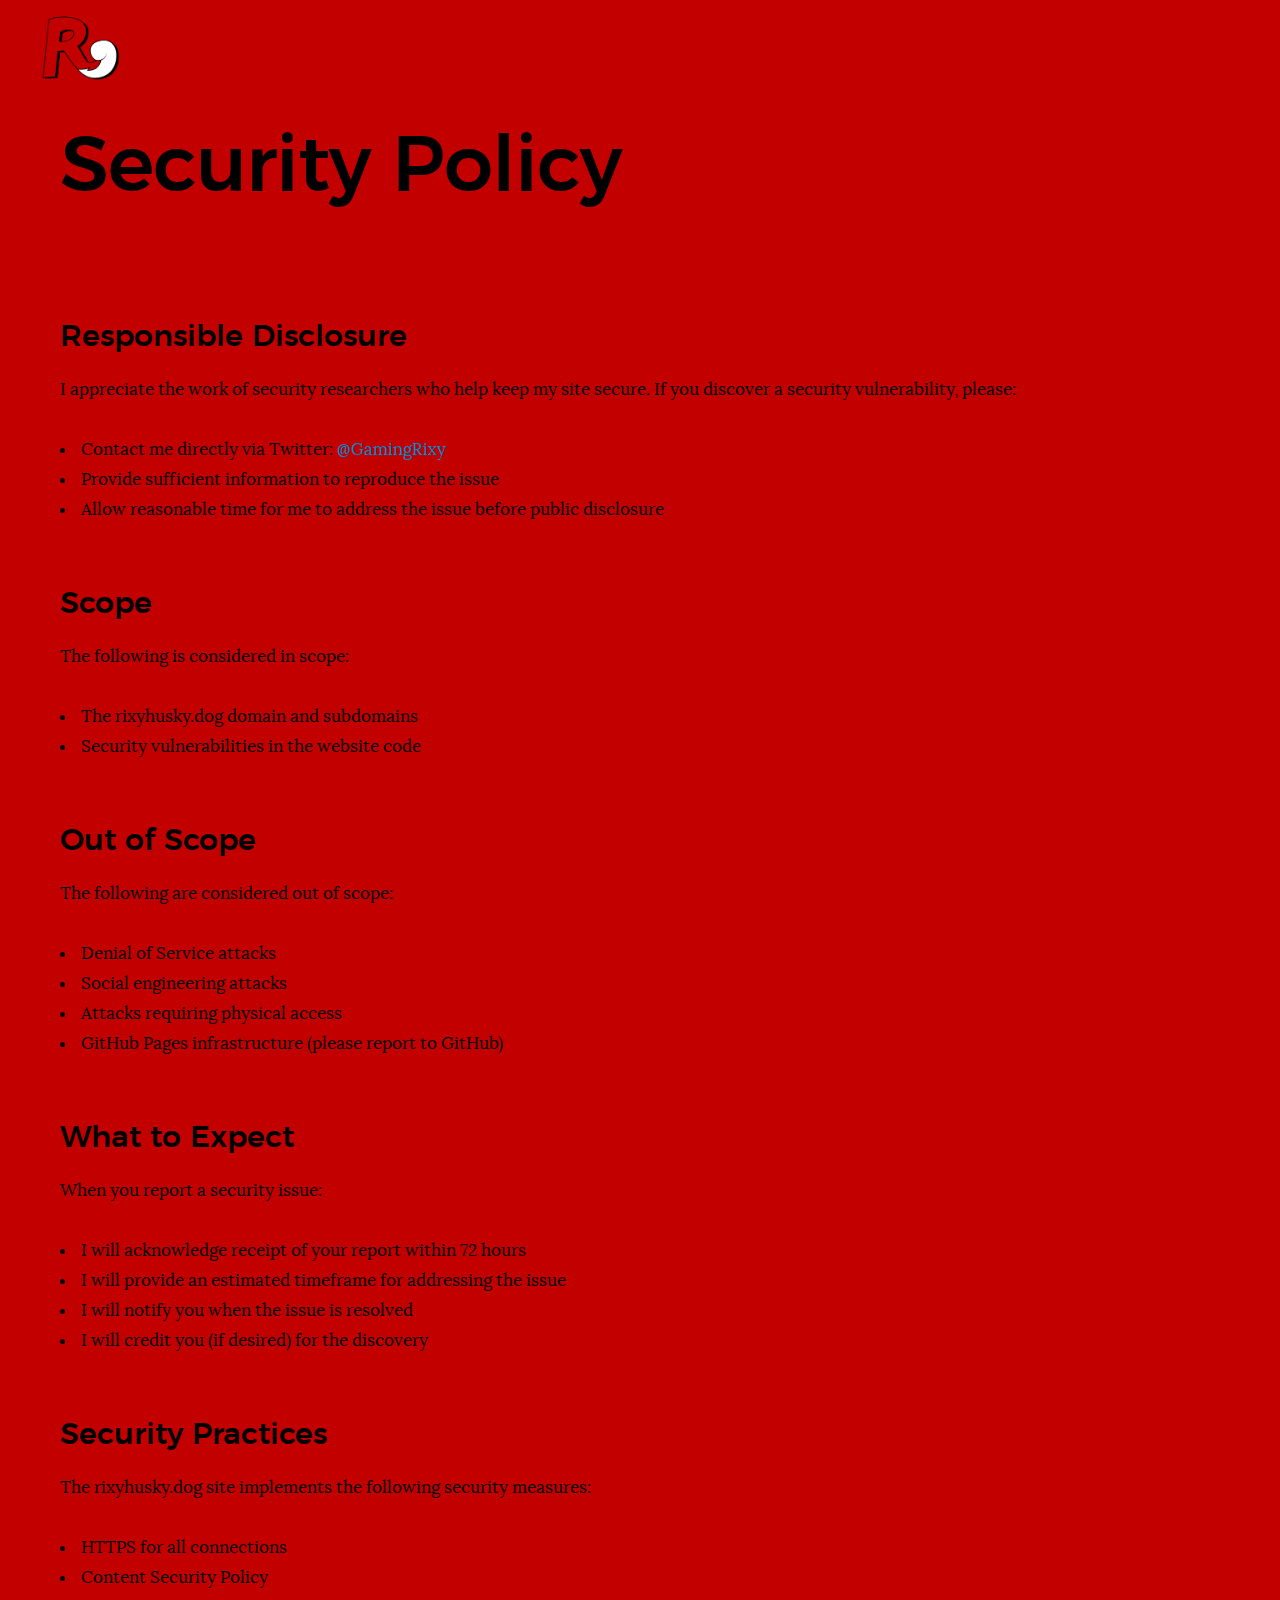
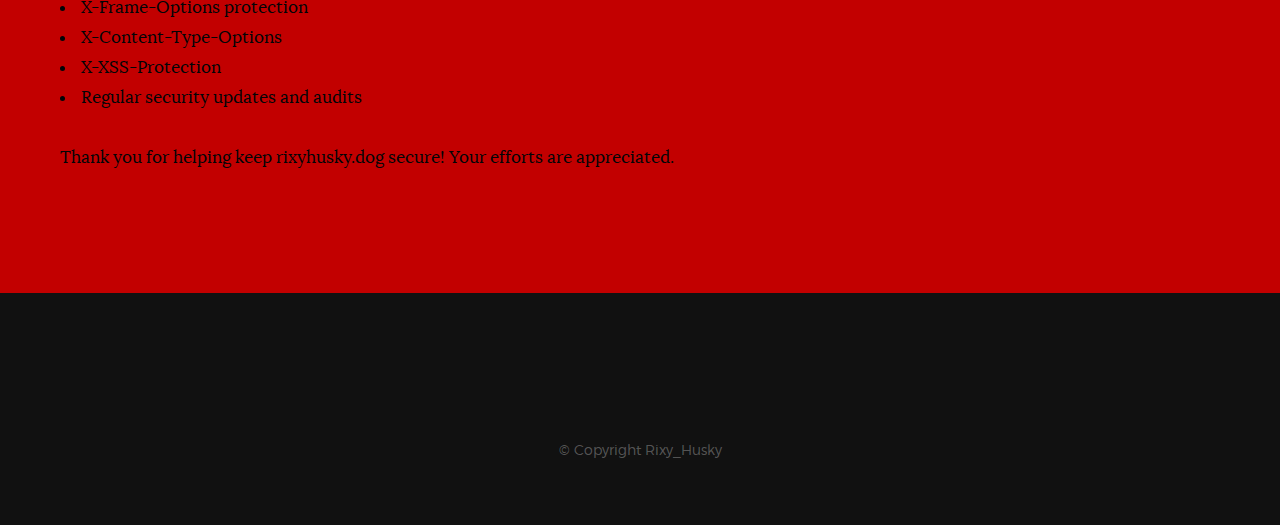
<file: security-policy.html>
<!DOCTYPE html>
<html lang="en">
<head>
    <meta charset="UTF-8">
    <meta name="viewport" content="width=device-width, initial-scale=1.0">
    <title>Security Policy - Rixy Husky</title>
    
    <!-- Security Headers -->
    <meta http-equiv="Content-Security-Policy" content="default-src 'self'; script-src 'self' 'unsafe-inline' 'unsafe-eval'; style-src 'self' 'unsafe-inline'; img-src 'self' data:; font-src 'self'; connect-src 'self';">
    <meta http-equiv="X-Content-Type-Options" content="nosniff">
    <meta http-equiv="X-Frame-Options" content="SAMEORIGIN">
    <meta http-equiv="X-XSS-Protection" content="1; mode=block">
    <meta http-equiv="Referrer-Policy" content="strict-origin-when-cross-origin">
    <meta http-equiv="Permissions-Policy" content="geolocation=(), microphone=(), camera=()">
    
    <!-- CSS -->
    <link rel="stylesheet" href="css/base.css">
    <link rel="stylesheet" href="css/vendor.css">
    <link rel="stylesheet" href="css/main.css">
    
    <!-- Favicon -->
    <link rel="shortcut icon" href="favicon.ico" type="image/x-icon">
    <link rel="icon" href="images/logo.png" type="image/x-icon">
</head>
<body id="top">

    <!-- Header -->
    <header class="s-header">
        <div class="header-logo">
            <a class="site-logo" href="index.html">
                <img src="images/logo.png" alt="Homepage">
            </a>
        </div>
    </header>

    <!-- Security Policy Content -->
    <section class="s-about" style="padding-top: 120px;">
        <div class="row">
            <div class="col-full">
                <h1 class="display-1">Security Policy</h1>
                <h3 class="subhead">Rixy Husky Security Guidelines</h3>
                
                <div class="about__content">
                    <div class="row">
                        <div class="col-full">
                            <h2>Responsible Disclosure</h2>
                            <p>I appreciate the work of security researchers who help keep my site secure. If you discover a security vulnerability, please:</p>
                            
                            <ul>
                                <li>Contact me directly via Twitter: <a href="https://twitter.com/GamingRixy">@GamingRixy</a></li>
                                <li>Provide sufficient information to reproduce the issue</li>
                                <li>Allow reasonable time for me to address the issue before public disclosure</li>
                            </ul>
                            
                            <h2>Scope</h2>
                            <p>The following is considered in scope:</p>
                            <ul>
                                <li>The rixyhusky.dog domain and subdomains</li>
                                <li>Security vulnerabilities in the website code</li>
                            </ul>
                            
                            <h2>Out of Scope</h2>
                            <p>The following are considered out of scope:</p>
                            <ul>
                                <li>Denial of Service attacks</li>
                                <li>Social engineering attacks</li>
                                <li>Attacks requiring physical access</li>
                                <li>GitHub Pages infrastructure (please report to GitHub)</li>
                            </ul>
                            
                            <h2>What to Expect</h2>
                            <p>When you report a security issue:</p>
                            <ul>
                                <li>I will acknowledge receipt of your report within 72 hours</li>
                                <li>I will provide an estimated timeframe for addressing the issue</li>
                                <li>I will notify you when the issue is resolved</li>
                                <li>I will credit you (if desired) for the discovery</li>
                            </ul>
                            
                            <h2>Security Practices</h2>
                            <p>The rixyhusky.dog site implements the following security measures:</p>
                            <ul>
                                <li>HTTPS for all connections</li>
                                <li>Content Security Policy</li>
                                <li>X-Frame-Options protection</li>
                                <li>X-Content-Type-Options</li>
                                <li>X-XSS-Protection</li>
                                <li>Regular security updates and audits</li>
                            </ul>
                            
                            <p>Thank you for helping keep rixyhusky.dog secure! Your efforts are appreciated.</p>
                        </div>
                    </div>
                </div>
            </div>
        </div>
    </section>

    <!-- Footer -->
    <footer>
        <div class="row footer-bottom">
            <div class="col-twelve">
                <div class="copyright">
                    <span>© Copyright Rixy_Husky</span> 
                </div>
                <div class="go-top">
                    <a class="smoothscroll" title="Back to Top" href="#top"><i class="icon-arrow-up" aria-hidden="true"></i></a>
                </div>
            </div>
        </div>
    </footer>

    <!-- JavaScript -->
    <script src="js/jquery-3.7.1.min.js"></script>
    <script src="js/plugins.js"></script>
    <script src="js/main.js"></script>
</body>
</html>
</file>
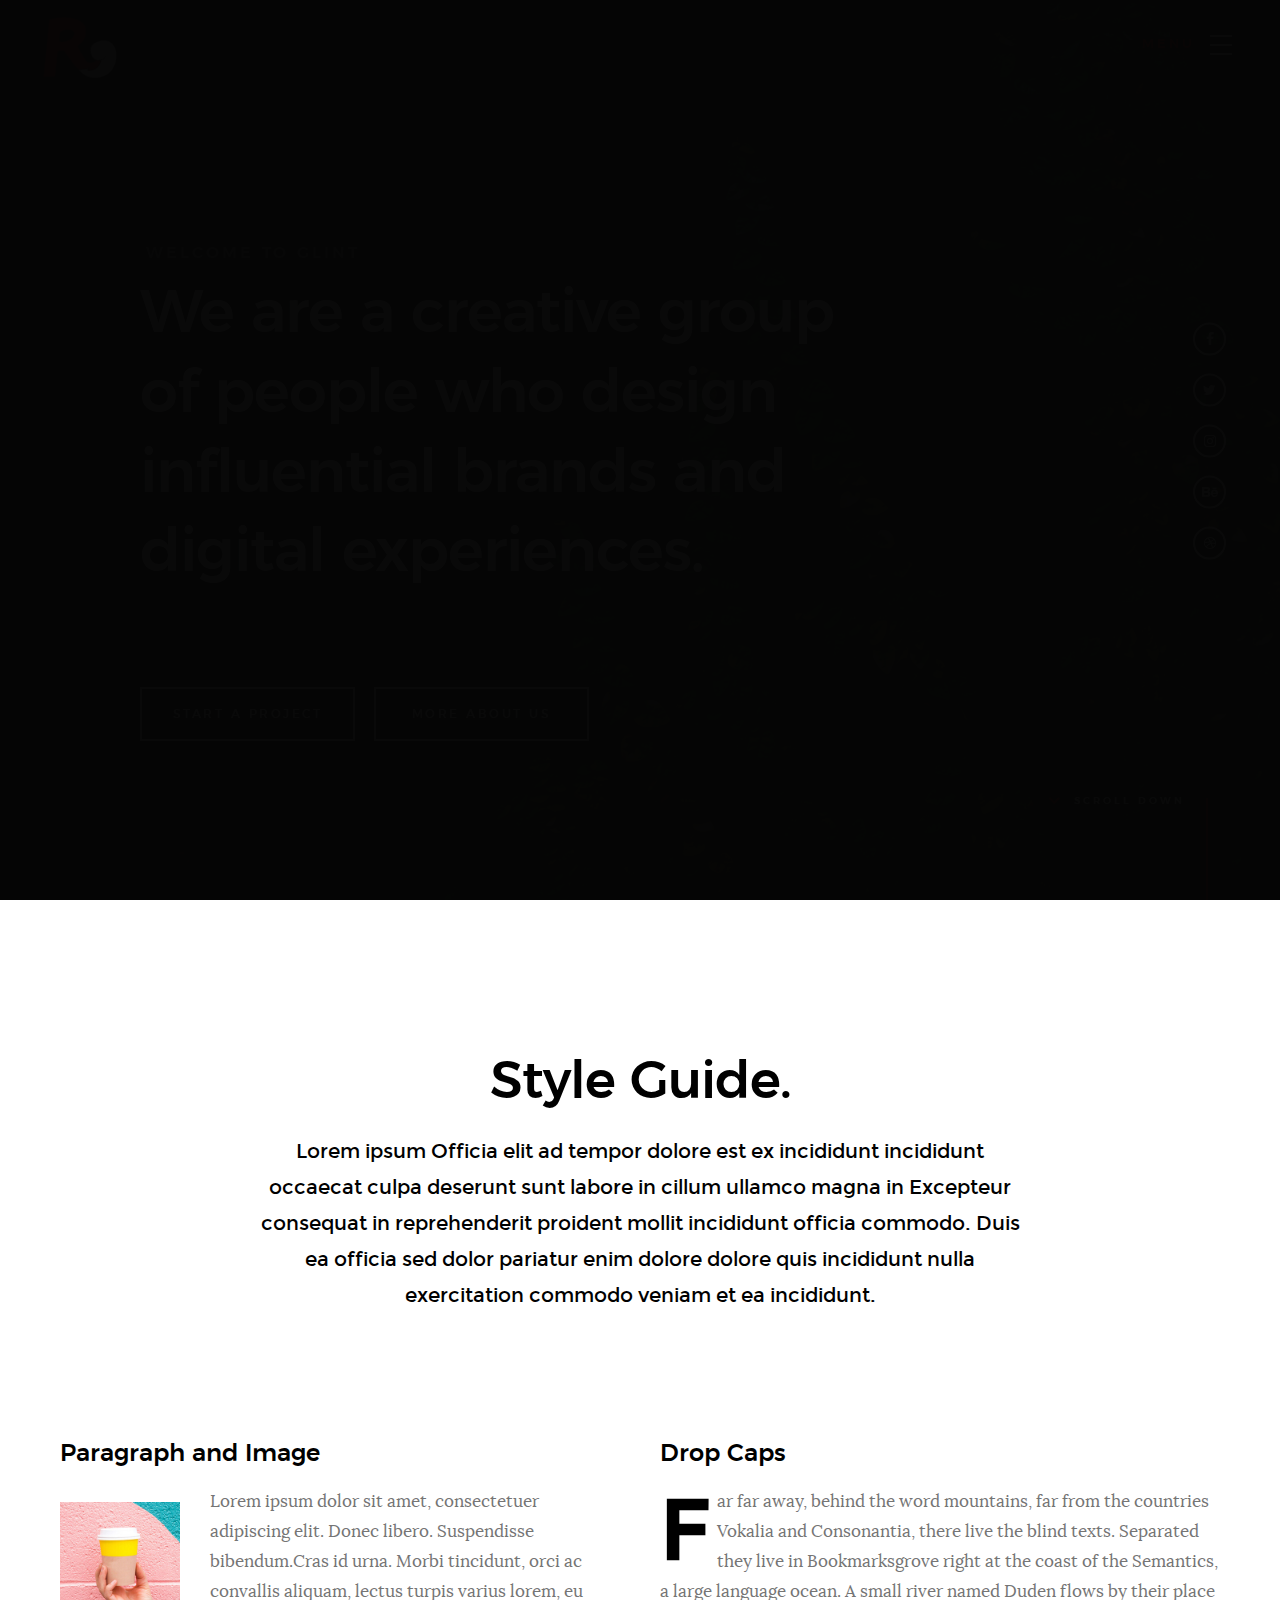
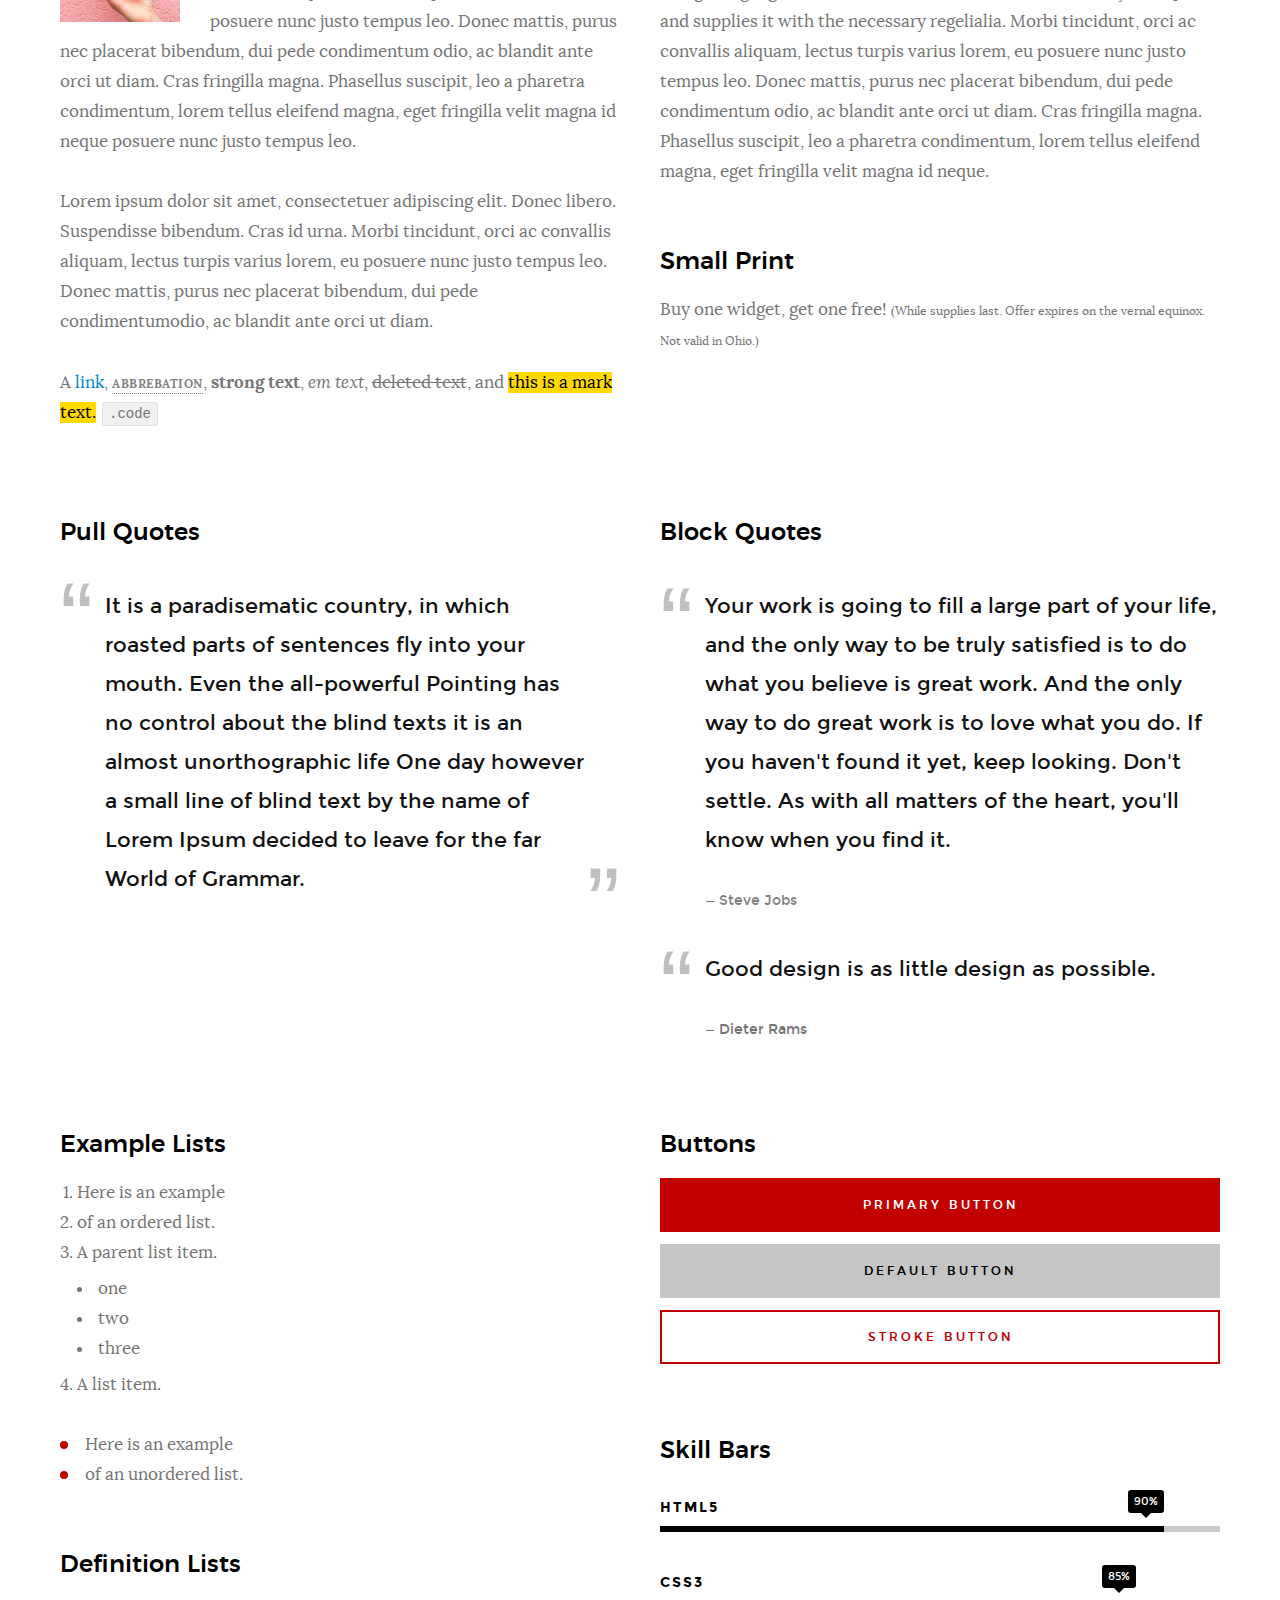
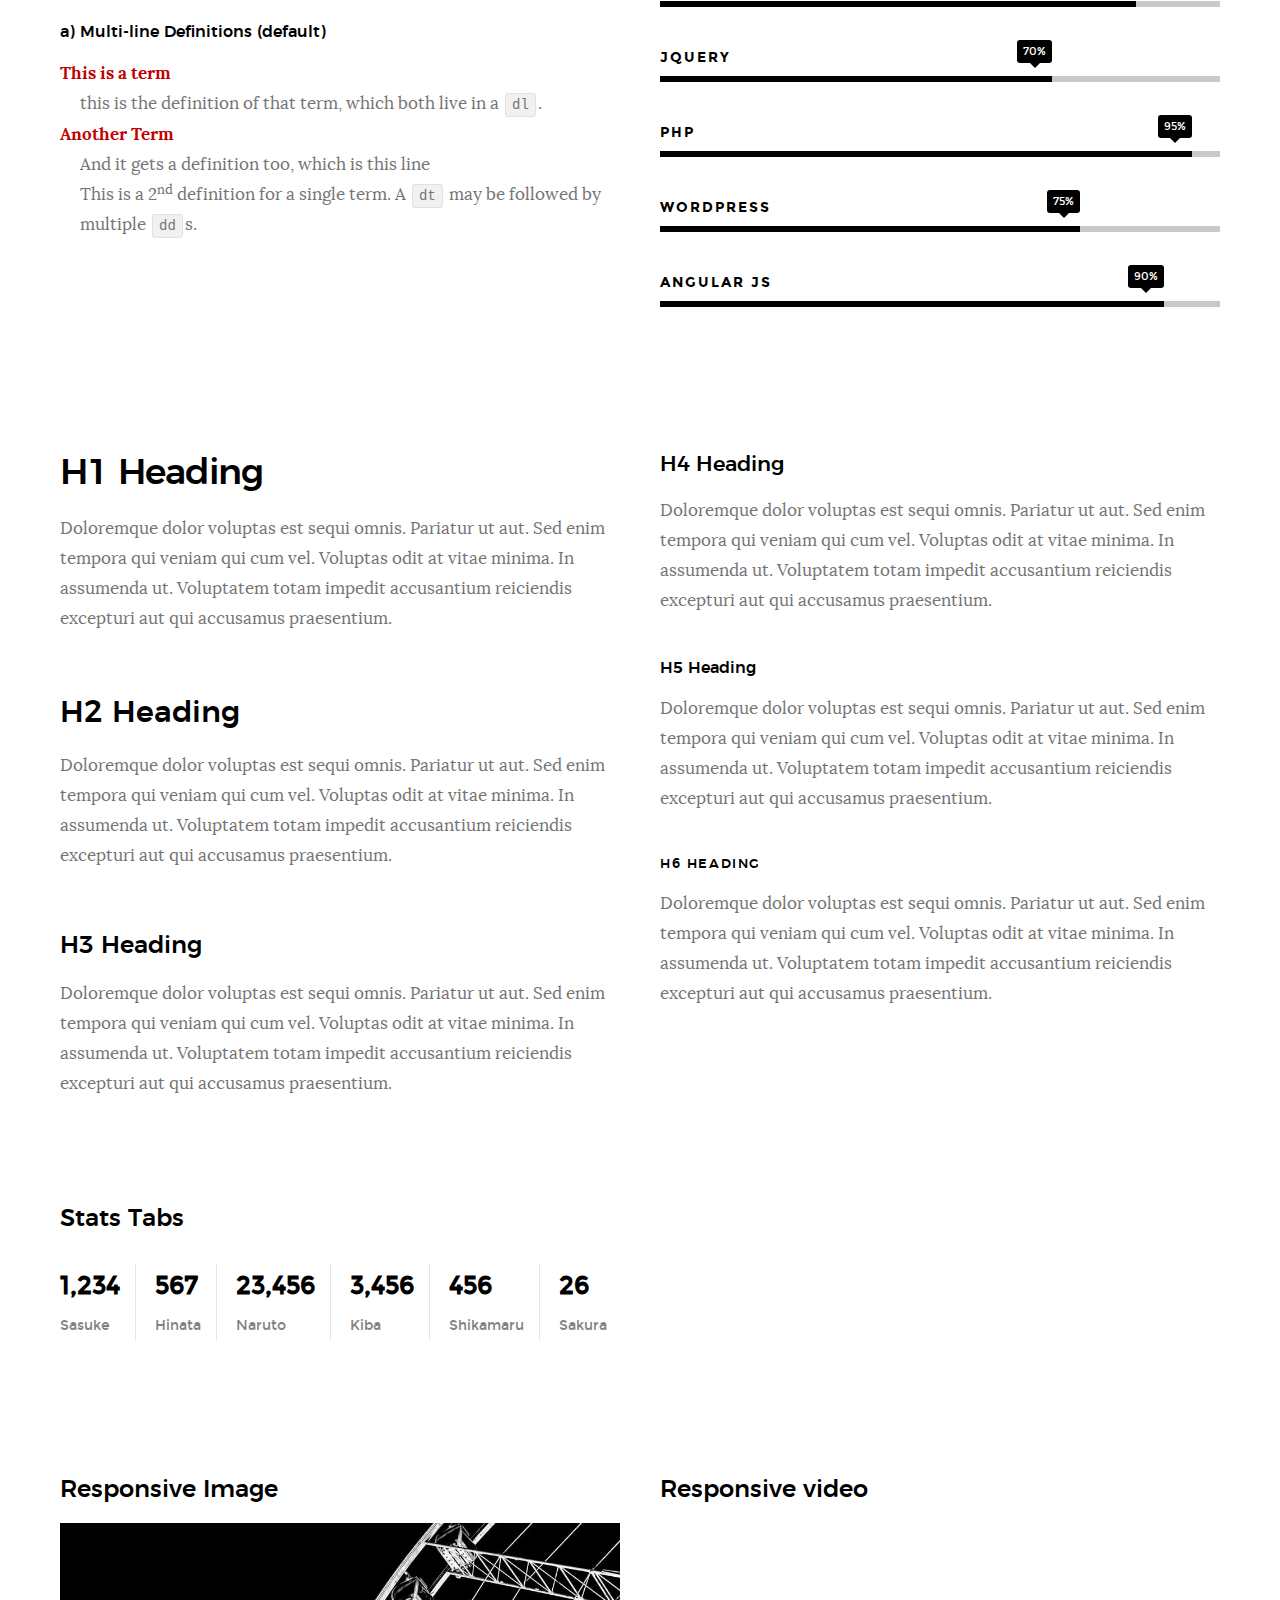
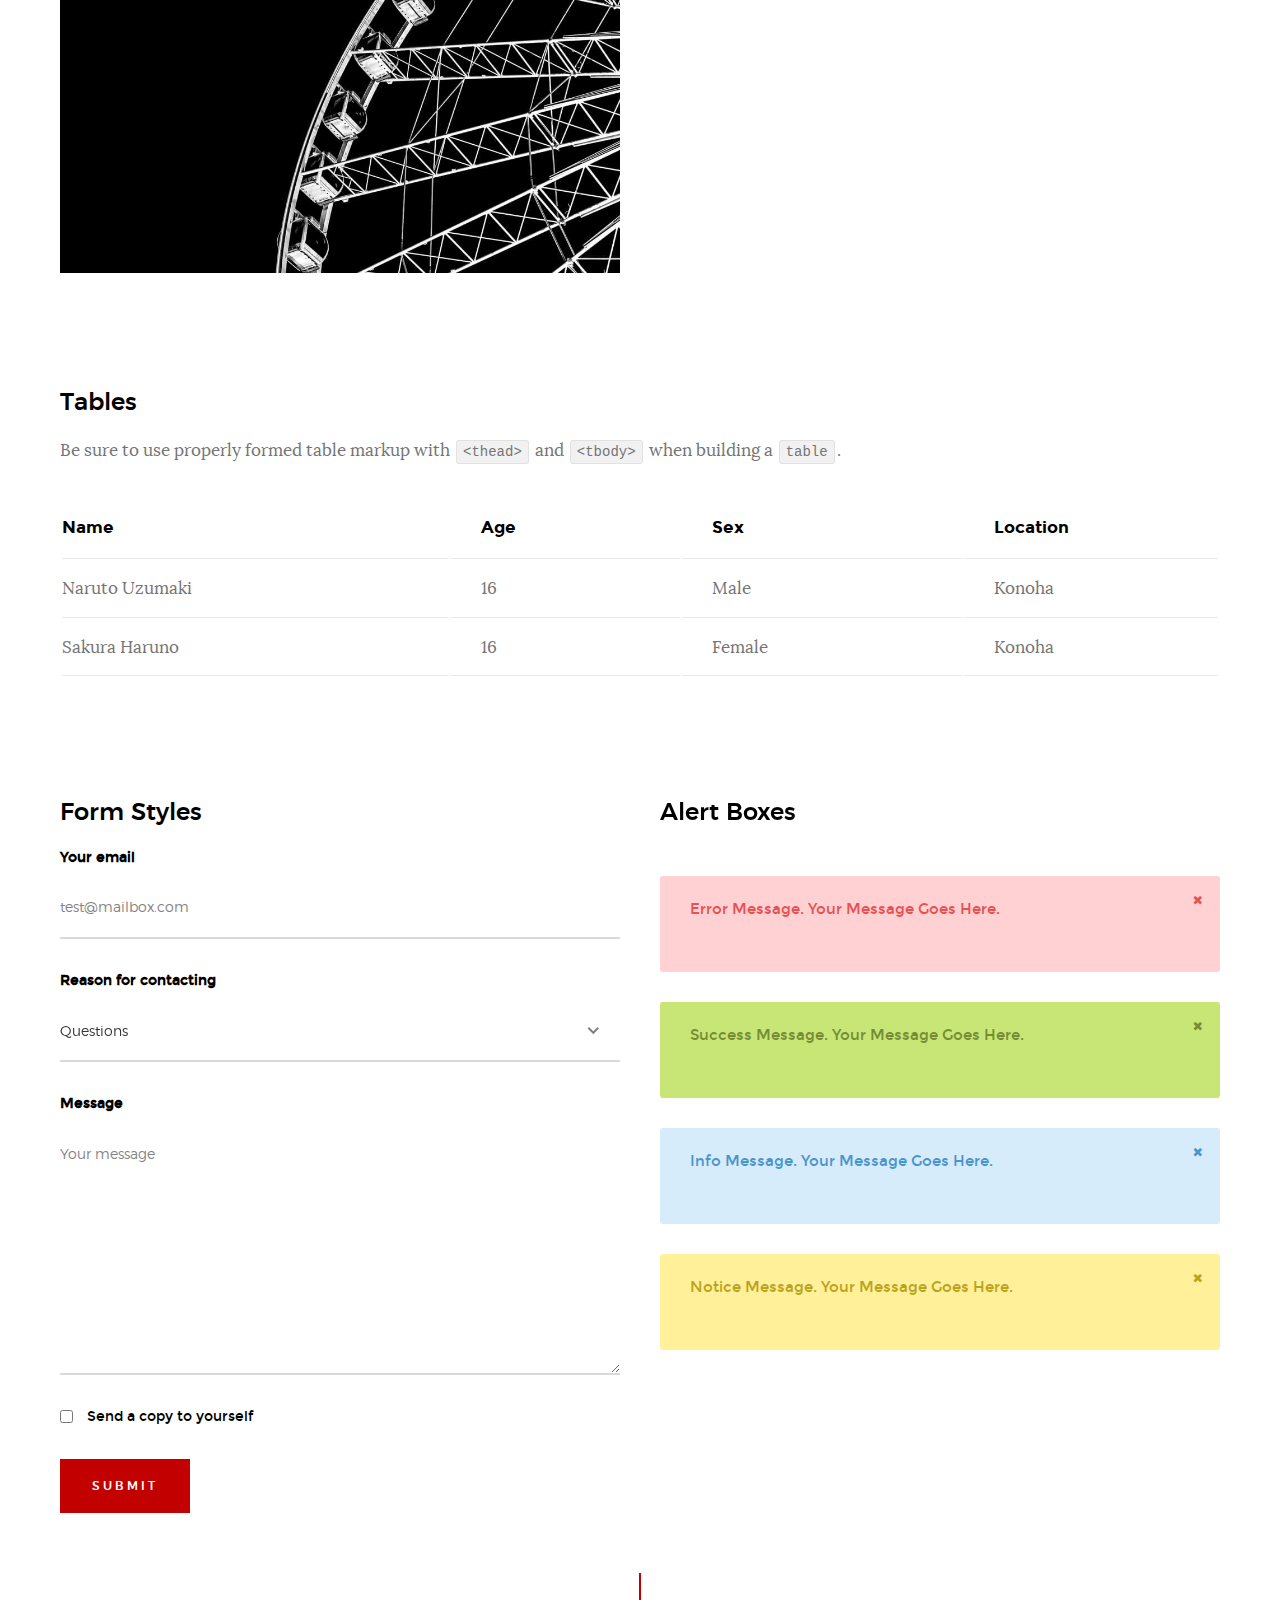
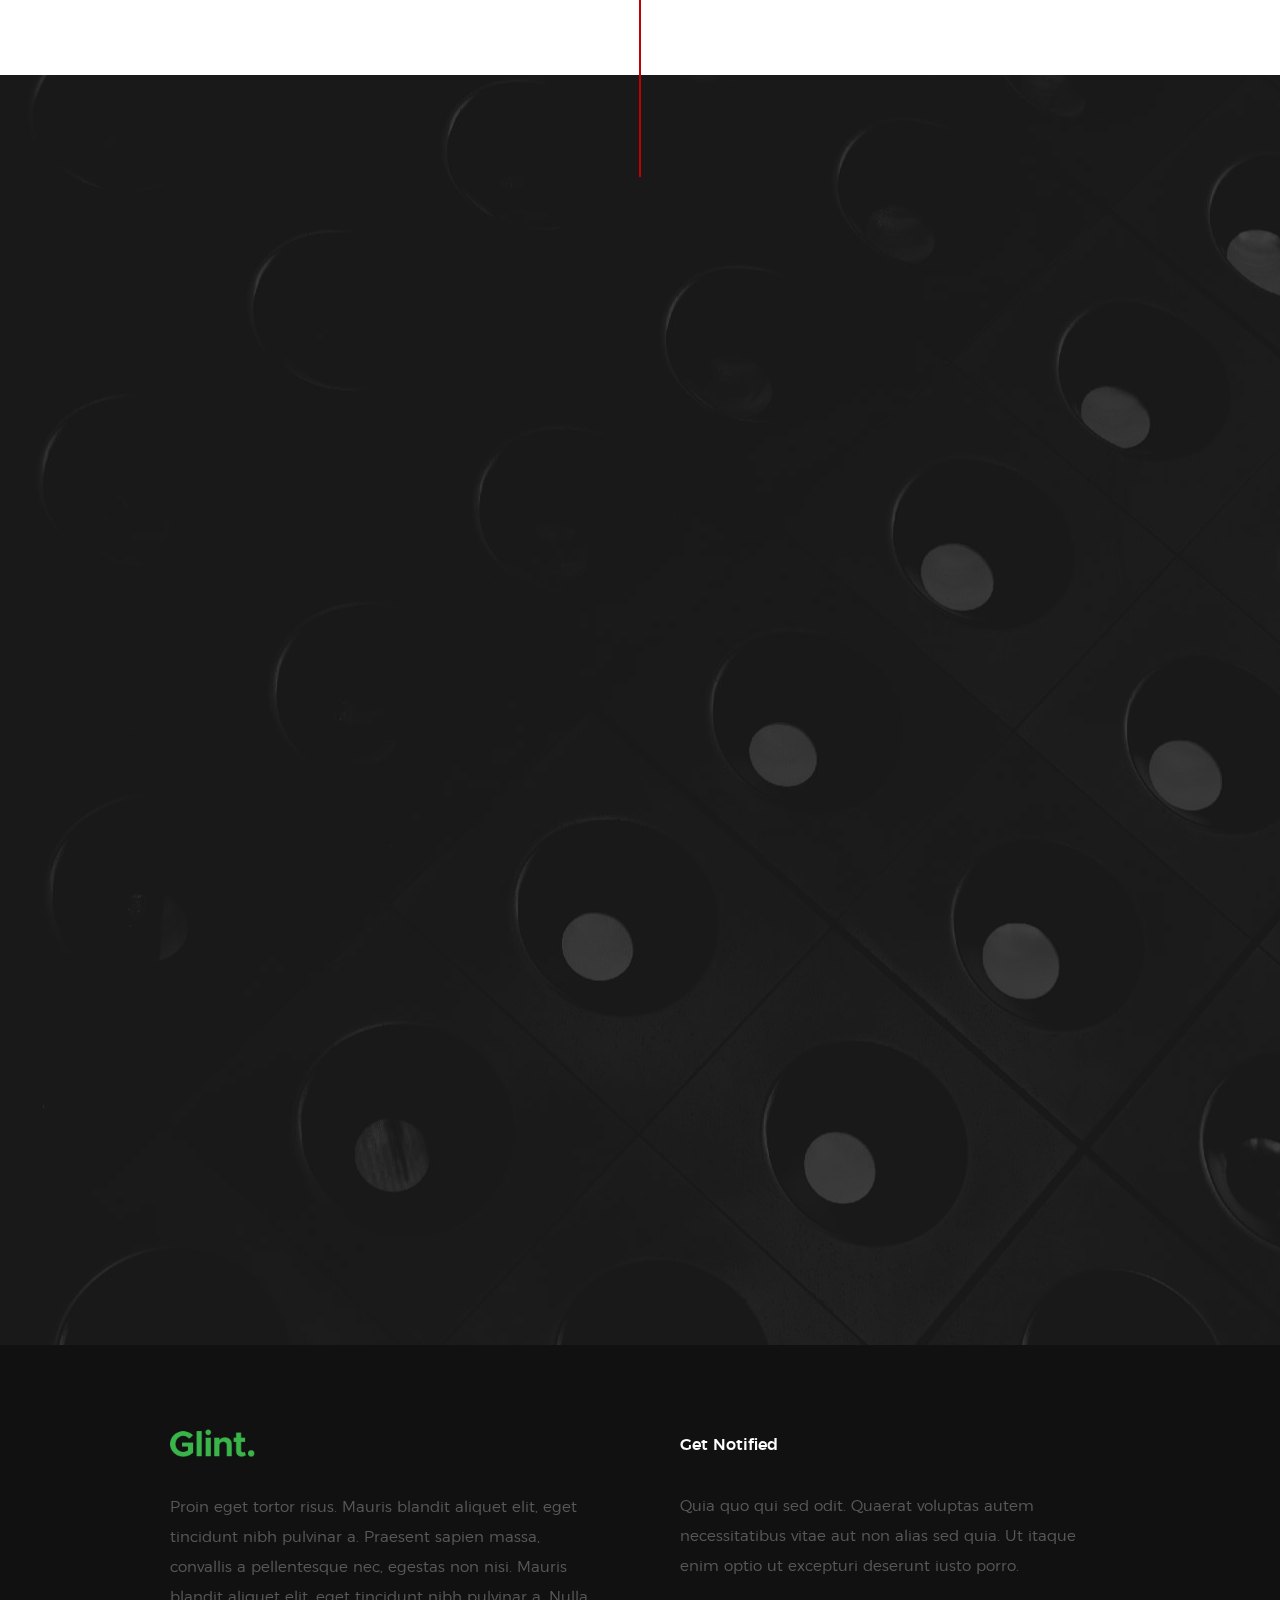
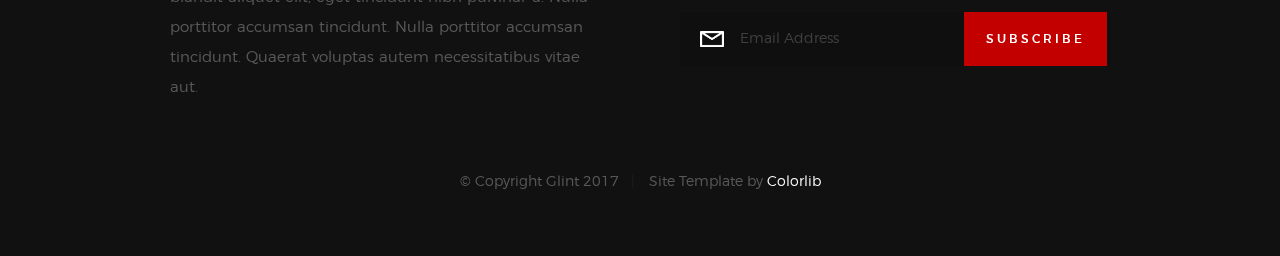
<file: styles.html>
<!DOCTYPE html>
<!--[if lt IE 9 ]><html class="no-js oldie" lang="en"> <![endif]-->
<!--[if IE 9 ]><html class="no-js oldie ie9" lang="en"> <![endif]-->
<!--[if (gte IE 9)|!(IE)]><!-->
<html class="no-js" lang="en">
<!--<![endif]-->

<head>

    <!--- basic page needs
    ================================================== -->
    <meta charset="utf-8">
    <title>Glint - Style Guide</title>
    <meta name="description" content="">
    <meta name="author" content="">

    <!-- mobile specific metas
    ================================================== -->
    <meta name="viewport" content="width=device-width, initial-scale=1">

    <!-- CSS
    ================================================== -->
    <link rel="stylesheet" href="css/base.css">
    <link rel="stylesheet" href="css/vendor.css">
    <link rel="stylesheet" href="css/main.css">

    <style type="text/css" media="screen">
        .s-styles { 
            background: white;
            padding-top: 15rem;
            padding-bottom: 12rem;
        }
     </style> 

    <!-- script
    ================================================== -->
    <script src="js/modernizr.js"></script>
    <script src="js/pace.min.js"></script>

    <!-- favicons
    ================================================== -->
    <link rel="shortcut icon" href="favicon.ico" type="image/x-icon">
    <link rel="icon" href="favicon.ico" type="image/x-icon">

</head>

<body id="top">

    <!-- header
    ================================================== -->
    <header class="s-header">

        <div class="header-logo">
            <a class="site-logo" href="index.html">
                <img src="images/logo.png" alt="Homepage">
            </a>
        </div>

        <nav class="header-nav">

            <a href="#0" class="header-nav__close" title="close"><span>Close</span></a>

            <div class="header-nav__content">
                <h3>Navigation</h3>
                
                <ul class="header-nav__list">
                    <li class="current"><a class="smoothscroll"  href="index.html" title="home">Home</a></li>
                    <li><a href="index.html#about" title="about">About</a></li>
                    <li><a href="index.html#services" title="services">Services</a></li>
                    <li><a href="index.html#works" title="works">Works</a></li>
                    <li><a href="index.html#clients" title="clients">Clients</a></li>
                    <li><a href="#contact" title="contact">Contact</a></li>
                </ul>
    
                <p>Perspiciatis hic praesentium nesciunt. Et neque a dolorum <a href='#0'>voluptatem</a> porro iusto sequi veritatis libero enim. Iusto id suscipit veritatis neque reprehenderit.</p>
    
                <ul class="header-nav__social">
                    <li>
                        <a href="#0"><i class="fa fa-facebook"></i></a>
                    </li>
                    <li>
                        <a href="#0"><i class="fa fa-twitter"></i></a>
                    </li>
                    <li>
                        <a href="#0"><i class="fa fa-instagram"></i></a>
                    </li>
                    <li>
                        <a href="#0"><i class="fa fa-behance"></i></a>
                    </li>
                    <li>
                        <a href="#0"><i class="fa fa-dribbble"></i></a>
                    </li>
                </ul>

            </div> <!-- end header-nav__content -->

        </nav>  <!-- end header-nav -->

        <a class="header-menu-toggle" href="#0">
            <span class="header-menu-text">Menu</span>
            <span class="header-menu-icon"></span>
        </a>

    </header> <!-- end s-header -->


    <!-- home
    ================================================== -->
    <section id="home" class="s-home target-section" data-parallax="scroll" data-image-src="images/hero-bg.jpg" data-natural-width=3000 data-natural-height=2000 data-position-y=center>

        <div class="overlay"></div>
        <div class="shadow-overlay"></div>

        <div class="home-content">

            <div class="row home-content__main">

                <h3>Welcome to Glint</h3>

                <h1>
                    We are a creative group <br>
                    of people who design <br>
                    influential brands and <br>
                    digital experiences.
                </h1>

                <div class="home-content__buttons">
                    <a href="#contact" class="smoothscroll btn btn--stroke">
                        Start a Project
                    </a>
                    <a href="index.html#about" class="smoothscroll btn btn--stroke">
                        More About Us
                    </a>
                </div>

            </div>

            <div class="home-content__scroll">
                <a href="#styles" class="scroll-link smoothscroll">
                    <span>Scroll Down</span>
                </a>
            </div>

            <div class="home-content__line"></div>

        </div> <!-- end home-content -->


        <ul class="home-social">
            <li>
                <a href="#0"><i class="fa fa-facebook" aria-hidden="true"></i><span>Facebook</span></a>
            </li>
            <li>
                <a href="#0"><i class="fa fa-twitter" aria-hidden="true"></i><span>Twiiter</span></a>
            </li>
            <li>
                <a href="#0"><i class="fa fa-instagram" aria-hidden="true"></i><span>Instagram</span></a>
            </li>
            <li>
                <a href="#0"><i class="fa fa-behance" aria-hidden="true"></i><span>Behance</span></a>
            </li>
            <li>
                <a href="#0"><i class="fa fa-dribbble" aria-hidden="true"></i><span>Dribbble</span></a>
            </li>
        </ul> 
        <!-- end home-social -->

    </section> <!-- end s-home -->


    <!-- styles
    ================================================== -->
    <section id="styles" class="s-styles">
        
        <div class="row narrow section-intro add-bottom text-center">

            <div class="col-twelve tab-full">

                <h1 class="display-2">Style Guide.</h1>

                <p class="lead">Lorem ipsum Officia elit ad tempor dolore est ex incididunt incididunt occaecat culpa deserunt sunt labore in cillum ullamco magna in Excepteur consequat in reprehenderit proident mollit incididunt officia commodo.
                Duis ea officia sed dolor pariatur enim dolore dolore quis incididunt nulla exercitation commodo veniam et ea incididunt.</p>

            </div>

        </div>

        <div class="row">

            <div class="col-six tab-full">

                <h3>Paragraph and Image</h3>

                <p><a href="#"><img width="120" height="120" class="pull-left" alt="sample-image" src="images/sample-image.jpg"></a>
                Lorem ipsum dolor sit amet, consectetuer adipiscing elit. Donec libero. Suspendisse bibendum.Cras id urna. Morbi tincidunt, orci ac convallis aliquam, lectus turpis varius lorem, eu posuere nunc justo tempus leo. Donec mattis, purus nec placerat bibendum, dui pede condimentum odio, ac blandit ante orci ut diam. Cras fringilla magna. Phasellus suscipit, leo a pharetra condimentum, lorem tellus eleifend magna, eget fringilla velit magna id neque posuere nunc justo tempus leo. </p>

                <p>
                Lorem ipsum dolor sit amet, consectetuer adipiscing elit. Donec libero. Suspendisse bibendum. Cras id urna. Morbi tincidunt, orci ac convallis aliquam, lectus turpis varius lorem, eu posuere nunc justo tempus leo. Donec mattis, purus nec placerat bibendum, dui pede condimentumodio, ac blandit ante orci ut diam.	
                </p>

                <p>A <a href="#">link</a>,
                <abbr title="this really isn't a very good description">abbrebation</abbr>,
                <strong>strong text</strong>,
                <em>em text</em>,
                <del>deleted text</del>, and
                <mark>this is a mark text.</mark>
                <code>.code</code>
                </p>

            </div>

            <div class="col-six tab-full">

                <h3>Drop Caps</h3>

                <p class="drop-cap">Far far away, behind the word mountains, far from the countries Vokalia and Consonantia,
                there live the blind texts. Separated they live in Bookmarksgrove right at the coast of the
                Semantics, a large language ocean. A small river named Duden flows by their place and supplies it with the necessary regelialia. Morbi tincidunt, orci ac convallis aliquam, lectus turpis varius lorem, eu	posuere nunc justo tempus leo. Donec mattis, purus nec placerat bibendum, dui pede condimentum odio, ac blandit ante orci ut diam. Cras fringilla magna. Phasellus suscipit, leo a pharetra condimentum, lorem tellus eleifend magna, eget fringilla velit magna id neque.
                </p>

                <h3>Small Print</h3>

                <p>Buy one widget, get one free!
                <small>(While supplies last. Offer expires on the vernal equinox. Not valid in Ohio.)</small>
                </p>

            </div>

        </div> <!-- end row -->

        <div class="row">

            <div class="col-six tab-full">

                <h3>Pull Quotes</h3>

                <aside class="pull-quote">
                    <blockquote>
                    <p>It is a paradisematic country, in which roasted parts of
                    sentences fly into your mouth. Even the all-powerful Pointing has no control about the blind
                    texts it is an almost unorthographic life One day however a small line of blind text by the name
                    of Lorem Ipsum decided to leave for the far World of Grammar.</p>
                    </blockquote>
                </aside>

            </div>

            <div class="col-six tab-full">

                <h3>Block Quotes</h3>

                <blockquote cite="http://where-i-got-my-info-from.com">
                <p>Your work is going to fill a large part of your life, and the only way to be truly satisfied is
                to do what you believe is great work. And the only way to do great work is to love what you do.
                If you haven't found it yet, keep looking. Don't settle. As with all matters of the heart, you'll know when you find it.
                </p>
                <cite>
                    <a href="#">Steve Jobs</a>
                </cite>
                </blockquote>

                <blockquote>
                <p>Good design is as little design as possible.</p>
                <cite>Dieter Rams</cite>
                </blockquote>

            </div>

        </div> <!-- end row -->


        <div class="row half-bottom">

            <div class="col-six tab-full">

                <h3>Example Lists</h3>

                <ol>
                    <li>Here is an example</li>
                    <li>of an ordered list.</li>
                    <li>A parent list item.
                        <ul>
                            <li>one</li>
                            <li>two</li>
                            <li>three</li>
                        </ul>
                        </li>
                        <li>A list item.</li>
                    </ol>

                <ul class="disc">
                    <li>Here is an example</li>
                    <li>of an unordered list.</li>
                </ul>

                <h3>Definition Lists</h3>

                <h5>a) Multi-line Definitions (default) </h5>

                <dl>
                    <dt><strong>This is a term</strong></dt>
                        <dd>this is the definition of that term, which both live in a <code>dl</code>.</dd>
                    <dt><strong>Another Term</strong></dt>
                        <dd>And it gets a definition too, which is this line</dd>
                        <dd>This is a 2<sup>nd</sup> definition for a single term. A <code>dt</code> may be followed by multiple <code>dd</code>s.</dd>
                </dl>

            </div>

            <div class="col-six tab-full">

                <h3>Buttons</h3>

                <p>
                    <a class="btn btn--primary full-width" href="#0">Primary Button</a>
                    <a class="btn full-width" href="#0">Default Button</a>
                    <a class="btn btn--stroke full-width" href="#0">Stroke Button</a>
                </p>

                <h3>Skill Bars</h3>
                
                <ul class="skill-bars">
                    <li>
                    <div class="progress percent90"><span>90%</span></div>
                    <strong>HTML5</strong>
                    </li>
                    <li>
                    <div class="progress percent85"><span>85%</span></div>
                    <strong>CSS3</strong>
                    </li>
                    <li>
                    <div class="progress percent70"><span>70%</span></div>
                    <strong>JQuery</strong>
                    </li>
                    <li>
                    <div class="progress percent95"><span>95%</span></div>
                    <strong>PHP</strong>
                    </li>
                    <li>
                    <div class="progress percent75"><span>75%</span></div>
                    <strong>Wordpress</strong>
                    </li>
                    <li>
                    <div class="progress percent90"><span>90%</span></div>
                    <strong>Angular JS</strong>
                    </li>
                </ul>

            </div>

        </div> <!-- end row -->

        <div class="row half-bottom">

            <div class="col-six tab-full">
                    
                <h1>H1 Heading</h1>
                <p>Doloremque dolor voluptas est sequi omnis. Pariatur ut aut. Sed enim tempora qui veniam qui cum vel. 
                Voluptas odit at vitae minima. In assumenda ut. Voluptatem totam impedit accusantium reiciendis excepturi aut qui accusamus praesentium.</p>

                <h2>H2 Heading</h2>
                <p>Doloremque dolor voluptas est sequi omnis. Pariatur ut aut. Sed enim tempora qui veniam qui cum vel. 
                Voluptas odit at vitae minima. In assumenda ut. Voluptatem totam impedit accusantium reiciendis excepturi aut qui accusamus praesentium.</p>

                <h3>H3 Heading</h3>
                <p>Doloremque dolor voluptas est sequi omnis. Pariatur ut aut. Sed enim tempora qui veniam qui cum vel. 
                Voluptas odit at vitae minima. In assumenda ut. Voluptatem totam impedit accusantium reiciendis excepturi aut qui accusamus praesentium.</p>

            </div>

            <div class="col-six tab-full">
                    
                <h4>H4 Heading</h4>
                <p>Doloremque dolor voluptas est sequi omnis. Pariatur ut aut. Sed enim tempora qui veniam qui cum vel. 
                Voluptas odit at vitae minima. In assumenda ut. Voluptatem totam impedit accusantium reiciendis excepturi aut qui accusamus praesentium.</p>

                <h5>H5 Heading</h5>
                <p>Doloremque dolor voluptas est sequi omnis. Pariatur ut aut. Sed enim tempora qui veniam qui cum vel. 
                Voluptas odit at vitae minima. In assumenda ut. Voluptatem totam impedit accusantium reiciendis excepturi aut qui accusamus praesentium.</p>

                <h6>H6 Heading</h6>
                <p>Doloremque dolor voluptas est sequi omnis. Pariatur ut aut. Sed enim tempora qui veniam qui cum vel. 
                Voluptas odit at vitae minima. In assumenda ut. Voluptatem totam impedit accusantium reiciendis excepturi aut qui accusamus praesentium.</p>

            </div>

        </div>


        <div class="row half-bottom">

            <div class="col-twelve">

                    <h3>Stats Tabs</h3>

                <ul class="stats-tabs">
                    <li><a href="#">1,234 <em>Sasuke</em></a></li>
                    <li><a href="#">567 <em>Hinata</em></a></li>
                    <li><a href="#">23,456 <em>Naruto</em></a></li>
                    <li><a href="#">3,456 <em>Kiba</em></a></li>
                    <li><a href="#">456 <em>Shikamaru</em></a></li>
                    <li><a href="#">26 <em>Sakura</em></a></li>
                    </ul>

            </div>

        </div> <!-- end row -->


        <div class="row half-bottom">

            <div class="col-six tab-full">

                <h3>Responsive Image</h3>
                <p><img src="images/wheel-500.jpg" 
                    srcset="images/wheel-1000.jpg 1000w, 
                    images/wheel-500.jpg 500w" 
                    sizes="(max-width: 1000px) 100vw, 1000px" alt=""></p>

            </div>

            <div class="col-six tab-full">

                <h3>Responsive video</h3>

                <div class="video-container">
                <iframe src="https://player.vimeo.com/video/14592941?title=0&amp;byline=0&amp;portrait=0&amp;color=F64B39" width="500" height="281" frameborder="0" webkitallowfullscreen mozallowfullscreen allowfullscreen></iframe> 
                </div>

            </div>
            
        </div> <!-- end row -->


        <div class="row add-bottom">

            <div class="col-twelve">

                <h3>Tables</h3>
                <p>Be sure to use properly formed table markup with <code>&lt;thead&gt;</code> and <code>&lt;tbody&gt;</code> when building a <code>table</code>.</p>

                <div class="table-responsive">

                    <table>
                            <thead>
                            <tr>
                                <th>Name</th>
                                <th>Age</th>
                                <th>Sex</th>
                                <th>Location</th>
                            </tr>
                            </thead>
                            <tbody>
                            <tr>
                                <td>Naruto Uzumaki</td>
                                <td>16</td>
                                <td>Male</td>
                                <td>Konoha</td>
                            </tr>
                            <tr>
                                <td>Sakura Haruno</td>
                                <td>16</td>
                                <td>Female</td>
                                <td>Konoha</td>
                            </tr>
                            </tbody>
                    </table>

                </div>

            </div>
            
        </div> <!-- end row -->
    

        <div class="row">

            <div class="col-six tab-full">

                <h3>Form Styles</h3>

                <form>
                        <div>
                            <label for="sampleInput">Your email</label>
                            <input class="full-width" type="email" placeholder="test@mailbox.com" id="sampleInput">
                    </div>
                    <div>
                            <label for="sampleRecipientInput">Reason for contacting</label>
                            <div class="cl-custom-select">
                                <select class="full-width" id="sampleRecipientInput">
                                    <option value="Option 1">Questions</option>
                                    <option value="Option 2">Report</option>
                                    <option value="Option 3">Others</option>
                                </select>
                            </div>
                    </div>
                    
                        <label for="exampleMessage">Message</label>
                        <textarea class="full-width" placeholder="Your message" id="exampleMessage"></textarea>

                        <label class="add-bottom">
                            <input type="checkbox">
                            <span class="label-text">Send a copy to yourself</span>
                        </label>
                    
                        <input class="btn--primary" type="submit" value="Submit">

                </form>

            </div>

            <div class="col-six tab-full">

                <h3>Alert Boxes</h3>

                <br>
                
                <div class="alert-box alert-box--error hideit">
                    <p>Error Message. Your Message Goes Here.</p>
                    <i class="fa fa-times alert-box__close" aria-hidden="true"></i>
                </div><!-- /error -->
                        
                <div class="alert-box alert-box--success hideit">
                    <p>Success Message. Your Message Goes Here.</p>
                    <i class="fa fa-times alert-box__close" aria-hidden="true"></i>
                </div><!-- /success -->
                        
                <div class="alert-box alert-box--info hideit">
                    <p>Info Message. Your Message Goes Here.</p>
                    <i class="fa fa-times alert-box__close" aria-hidden="true"></i>
                </div><!-- /info -->
                        
                <div class="alert-box alert-box--notice hideit">
                    <p>Notice Message. Your Message Goes Here.</p>
                    <i class="fa fa-times alert-box__close" aria-hidden="true"></i>
                </div><!-- /notice -->
            
            </div>

        </div> <!-- end row -->

    </section> <!-- end styles -->


    <!-- contact
    ================================================== -->
    <section id="contact" class="s-contact">

        <div class="overlay"></div>
        <div class="contact__line"></div>

        <div class="row section-header" data-aos="fade-up">
            <div class="col-full">
                <h3 class="subhead">Contact Us</h3>
                <h1 class="display-2 display-2--light">Reach out for a new project or just say hello</h1>
            </div>
        </div>

        <div class="row contact-content" data-aos="fade-up">
            
            <div class="contact-primary">

                <h3 class="h6">Send Us A Message</h3>

                <form name="contactForm" id="contactForm" method="post" action="" novalidate="novalidate">
                    <fieldset>
    
                    <div class="form-field">
                        <input name="contactName" type="text" id="contactName" placeholder="Your Name" value="" minlength="2" required="" aria-required="true" class="full-width">
                    </div>
                    <div class="form-field">
                        <input name="contactEmail" type="email" id="contactEmail" placeholder="Your Email" value="" required="" aria-required="true" class="full-width">
                    </div>
                    <div class="form-field">
                        <input name="contactSubject" type="text" id="contactSubject" placeholder="Subject" value="" class="full-width">
                    </div>
                    <div class="form-field">
                        <textarea name="contactMessage" id="contactMessage" placeholder="Your Message" rows="10" cols="50" required="" aria-required="true" class="full-width"></textarea>
                    </div>
                    <div class="form-field">
                        <button class="full-width btn--primary">Submit</button>
                        <div class="submit-loader">
                            <div class="text-loader">Sending...</div>
                            <div class="s-loader">
                                <div class="bounce1"></div>
                                <div class="bounce2"></div>
                                <div class="bounce3"></div>
                            </div>
                        </div>
                    </div>
    
                    </fieldset>
                </form>

                <!-- contact-warning -->
                <div class="message-warning">
                    Something went wrong. Please try again.
                </div> 
            
                <!-- contact-success -->
                <div class="message-success">
                    Your message was sent, thank you!<br>
                </div>

            </div> <!-- end contact-primary -->

            <div class="contact-secondary">
                <div class="contact-info">

                    <h3 class="h6 hide-on-fullwidth">Contact Info</h3>

                    <div class="cinfo">
                        <h5>Where to Find Us</h5>
                        <p>
                            1600 Amphitheatre Parkway<br>
                            Mountain View, CA<br>
                            94043 US
                        </p>
                    </div>

                    <div class="cinfo">
                        <h5>Email Us At</h5>
                        <p>
                            contact@glintsite.com<br>
                            info@glintsite.com
                        </p>
                    </div>

                    <div class="cinfo">
                        <h5>Call Us At</h5>
                        <p>
                            Phone: (+63) 555 1212<br>
                            Mobile: (+63) 555 0100<br>
                            Fax: (+63) 555 0101
                        </p>
                    </div>

                    <ul class="contact-social">
                        <li>
                            <a href="#"><i class="fa fa-facebook" aria-hidden="true"></i></a>
                        </li>
                        <li>
                            <a href="#"><i class="fa fa-twitter" aria-hidden="true"></i></a>
                        </li>
                        <li>
                            <a href="#"><i class="fa fa-instagram" aria-hidden="true"></i></a>
                        </li>
                        <li>
                            <a href="#"><i class="fa fa-behance" aria-hidden="true"></i></a>
                        </li>
                        <li>
                            <a href="#"><i class="fa fa-dribbble" aria-hidden="true"></i></a>
                        </li>
                    </ul> <!-- end contact-social -->

                </div> <!-- end contact-info -->
            </div> <!-- end contact-secondary -->

        </div> <!-- end contact-content -->

    </section> <!-- end s-contact -->


    <!-- footer
    ================================================== -->
    <footer>

        <div class="row footer-main">

            <div class="col-six tab-full left footer-desc">

                <div class="footer-logo"></div>
                Proin eget tortor risus. Mauris blandit aliquet elit, eget tincidunt nibh pulvinar a. Praesent sapien massa, convallis a pellentesque nec, egestas non nisi. Mauris blandit aliquet elit, eget tincidunt nibh pulvinar a. Nulla porttitor accumsan tincidunt. Nulla porttitor accumsan tincidunt. Quaerat voluptas autem necessitatibus vitae aut.

            </div>

            <div class="col-six tab-full right footer-subscribe">

                <h4>Get Notified</h4>
                <p>Quia quo qui sed odit. Quaerat voluptas autem necessitatibus vitae aut non alias sed quia. Ut itaque enim optio ut excepturi deserunt iusto porro.</p>

                <div class="subscribe-form">
                    <form id="mc-form" class="group" novalidate="true">
                        <input type="email" value="" name="EMAIL" class="email" id="mc-email" placeholder="Email Address" required="">
                        <input type="submit" name="subscribe" value="Subscribe">
                        <label for="mc-email" class="subscribe-message"></label>
                    </form>
                </div>

            </div>

        </div> <!-- end footer-main -->

        <div class="row footer-bottom">

            <div class="col-twelve">
                <div class="copyright">
                    <span>© Copyright Glint 2017</span> 
                    <span>Site Template by <a href="https://www.colorlib.com/">Colorlib</a></span>	
                </div>

                <div class="go-top">
                    <a class="smoothscroll" title="Back to Top" href="#top"><i class="icon-arrow-up" aria-hidden="true"></i></a>
                </div>
            </div>

        </div> <!-- end footer-bottom -->

    </footer> <!-- end footer -->


    <!-- photoswipe background
    ================================================== -->
    <div aria-hidden="true" class="pswp" role="dialog" tabindex="-1">

        <div class="pswp__bg"></div>
        <div class="pswp__scroll-wrap">

            <div class="pswp__container">
                <div class="pswp__item"></div>
                <div class="pswp__item"></div>
                <div class="pswp__item"></div>
            </div>

            <div class="pswp__ui pswp__ui--hidden">
                <div class="pswp__top-bar">
                    <div class="pswp__counter"></div><button class="pswp__button pswp__button--close" title="Close (Esc)"></button> <button class="pswp__button pswp__button--share" title=
                    "Share"></button> <button class="pswp__button pswp__button--fs" title="Toggle fullscreen"></button> <button class="pswp__button pswp__button--zoom" title=
                    "Zoom in/out"></button>
                    <div class="pswp__preloader">
                        <div class="pswp__preloader__icn">
                            <div class="pswp__preloader__cut">
                                <div class="pswp__preloader__donut"></div>
                            </div>
                        </div>
                    </div>
                </div>
                <div class="pswp__share-modal pswp__share-modal--hidden pswp__single-tap">
                    <div class="pswp__share-tooltip"></div>
                </div><button class="pswp__button pswp__button--arrow--left" title="Previous (arrow left)"></button> <button class="pswp__button pswp__button--arrow--right" title=
                "Next (arrow right)"></button>
                <div class="pswp__caption">
                    <div class="pswp__caption__center"></div>
                </div>
            </div>

        </div>

    </div> <!-- end photoSwipe background -->


    <!-- preloader
    ================================================== -->
    <div id="preloader">
        <div id="loader">
            <div class="line-scale-pulse-out">
                <div></div>
                <div></div>
                <div></div>
                <div></div>
                <div></div>
            </div>
        </div>
    </div>


    <!-- Java Script
    ================================================== -->
    <script src="js/jquery-3.2.1.min.js"></script>
    <script src="js/plugins.js"></script>
    <script src="js/main.js"></script>

</body>

</html>
</file>
<file: assets/css/noscript.css>
/*
	Forty by HTML5 UP
	html5up.net | @ajlkn
	Free for personal and commercial use under the CCA 3.0 license (html5up.net/license)
*/

/* Banner */

	body.is-preload #banner:after {
		opacity: 0.85;
	}

	body.is-preload #banner > .inner {
		-moz-filter: none;
		-webkit-filter: none;
		-ms-filter: none;
		filter: none;
		-moz-transform: none;
		-webkit-transform: none;
		-ms-transform: none;
		transform: none;
		opacity: 1;
	}
</file>
<file: css/base.css>
/* =================================================================== 
 *
 *  Glint v1.0 Base Stylesheet
 *  11-20-2017
 *  ------------------------------------------------------------------
 *
 *  TOC:
 *  # imports 
 *  # normalize
 *  # basic/base setup styles
 *      ## Media
 *      ## Typography resets 
 *      ## links
 *      ## inputs
 *  # grid
 *      ## medium size devices
 *      ## tablets
 *      ## mobile devices
 *      ## small mobile devices
 *  # block grids
 *      ## medium size devices
 *      ## tablets
 *      ## mobile devices
 *      ## small mobile devices
 *  # MISC
 *
 * =================================================================== */


/* ===================================================================
 * # imports 
 *
 * ------------------------------------------------------------------- */
@import url("font-awesome/css/font-awesome.min.css");
@import url("micons/micons.css");
@import url("fonts.css");


/* ===================================================================
 * # normalize
 * normalize.css v5.0.0 | MIT License | 
 * github.com/necolas/normalize.css
 *
 * ------------------------------------------------------------------- */
html {
    font-family: sans-serif;
    line-height: 1.15;
    -ms-text-size-adjust: 100%;
    -webkit-text-size-adjust: 100%;
}

body {
    margin: 0;
}

article,
aside,
footer,
header,
nav,
section {
    display: block;
}

h1 {
    font-size: 2em;
    margin: 0.67em 0;
}

figcaption,
figure,
main {
    display: block;
}

figure {
    margin: 1em 40px;
}

hr {
    box-sizing: content-box;
    height: 0;
    overflow: visible;
}

pre {
    font-family: monospace, monospace;
    font-size: 1em;
}

a {
    background-color: transparent;
    -webkit-text-decoration-skip: objects;
}

a:active,
a:hover {
    outline-width: 0;
}

abbr[title] {
    border-bottom: none;
    text-decoration: underline;
    text-decoration: underline dotted;
}

b,
strong {
    font-weight: inherit;
}

b,
strong {
    font-weight: bolder;
}

code,
kbd,
samp {
    font-family: monospace, monospace;
    font-size: 1em;
}

dfn {
    font-style: italic;
}

mark {
    background-color: #ff0;
    color: #000;
}

small {
    font-size: 80%;
}

sub,
sup {
    font-size: 75%;
    line-height: 0;
    position: relative;
    vertical-align: baseline;
}

sub {
    bottom: -0.25em;
}

sup {
    top: -0.5em;
}

audio,
video {
    display: inline-block;
}

audio:not([controls]) {
    display: none;
    height: 0;
}

img {
    border-style: none;
}

svg:not(:root) {
    overflow: hidden;
}

button,
input,
optgroup,
select,
textarea {
    font-family: sans-serif;
    font-size: 100%;
    line-height: 1.15;
    margin: 0;
}

button,
input {
    overflow: visible;
}

button,
select {
    text-transform: none;
}

button,
html [type="button"],
[type="reset"],
[type="submit"] {
    -webkit-appearance: button;
}

button::-moz-focus-inner,
[type="button"]::-moz-focus-inner,
[type="reset"]::-moz-focus-inner,
[type="submit"]::-moz-focus-inner {
    border-style: none;
    padding: 0;
}

button:-moz-focusring,
[type="button"]:-moz-focusring,
[type="reset"]:-moz-focusring,
[type="submit"]:-moz-focusring {
    outline: 1px dotted ButtonText;
}

fieldset {
    border: 1px solid #c0c0c0;
    margin: 0 2px;
    padding: 0.35em 0.625em 0.75em;
}

legend {
    box-sizing: border-box;
    color: inherit;
    display: table;
    max-width: 100%;
    padding: 0;
    white-space: normal;
}

progress {
    display: inline-block;
    vertical-align: baseline;
}

textarea {
    overflow: auto;
}

[type="checkbox"],
[type="radio"] {
    box-sizing: border-box;
    padding: 0;
}

[type="number"]::-webkit-inner-spin-button,
[type="number"]::-webkit-outer-spin-button {
    height: auto;
}

[type="search"] {
    -webkit-appearance: textfield;
    outline-offset: -2px;
}

[type="search"]::-webkit-search-cancel-button,
[type="search"]::-webkit-search-decoration {
    -webkit-appearance: none;
}

::-webkit-file-upload-button {
    -webkit-appearance: button;
    font: inherit;
}

details,
menu {
    display: block;
}

summary {
    display: list-item;
}

canvas {
    display: inline-block;
}

template {
    display: none;
}

[hidden] {
    display: none;
}


/* ===================================================================
 * # basic/base setup styles
 *
 * ------------------------------------------------------------------- */
html {
    font-size: 62.5%;
    box-sizing: border-box;
}

*,
*::before,
*::after {
    box-sizing: inherit;
}

body {
    font-weight: normal;
    line-height: 1;
    word-wrap: break-word;
    text-rendering: optimizeLegibility;
    -webkit-overflow-scrolling: touch;
    -webkit-text-size-adjust: none;
}

body,
input,
button {
    -moz-osx-font-smoothing: grayscale;
    -webkit-font-smoothing: antialiased;
}


/* ------------------------------------------------------------------- 
 * ## Media
 * ------------------------------------------------------------------- */
img,
video {
    max-width: 100%;
    height: auto;
}


/* ------------------------------------------------------------------- 
 * ## Typography resets 
 * ------------------------------------------------------------------- */
div,
dl,
dt,
dd,
ul,
ol,
li,
h1,
h2,
h3,
h4,
h5,
h6,
pre,
form,
p,
blockquote,
th,
td {
    margin: 0;
    padding: 0;
}

h1,
h2,
h3,
h4,
h5,
h6 {
    -webkit-font-smoothing: auto;
    -webkit-font-smoothing: antialiased;
    -webkit-font-variant-ligatures: common-ligatures;
    -moz-font-variant-ligatures: common-ligatures;
    font-variant-ligatures: common-ligatures;
    text-rendering: optimizeLegibility;
}

em,
i {
    font-style: italic;
    line-height: inherit;
}

strong,
b {
    font-weight: bold;
    line-height: inherit;
}

small {
    font-size: 60%;
    line-height: inherit;
}

ol,
ul {
    list-style: none;
}

li {
    display: block;
}


/* ------------------------------------------------------------------- 
 * ## links 
 * ------------------------------------------------------------------- */
a {
    text-decoration: none;
    line-height: inherit;
}

a img {
    border: none;
}


/* ------------------------------------------------------------------- 
 * ## inputs 
 * ------------------------------------------------------------------- */
fieldset {
    margin: 0;
    padding: 0;
}

input[type="email"],
input[type="number"],
input[type="search"],
input[type="text"],
input[type="tel"],
input[type="url"],
input[type="password"],
textarea {
    -webkit-appearance: none;
    -moz-appearance: none;
    -ms-appearance: none;
    -o-appearance: none;
    appearance: none;
}


/* ===================================================================
 * # grid
 *
 * ------------------------------------------------------------------- */
.row {
    width: 94%;
    max-width: 1200px;
    margin: 0 auto;
}

.row:after {
    content: "";
    display: table;
    clear: both;
}

.row .row {
    width: auto;
    max-width: none;
    margin-left: -20px;
    margin-right: -20px;
}


/* column blocks
 * -------------------------------------- */
[class*="col-"] {
    float: left;
    padding: 0 20px;
}

[class*="col-"]+[class*="col-"].end {
    float: right;
}


/* column width classes 
 * -------------------------------------- */
.col-one {
    width: 8.33333%;
}

.col-two,
.col-1-6 {
    width: 16.66667%;
}

.col-three,
.col-1-4 {
    width: 25%;
}

.col-four,
.col-1-3 {
    width: 33.33333%;
}

.col-five {
    width: 41.66667%;
}

.col-six,
.col-1-2 {
    width: 50%;
}

.col-seven {
    width: 58.33333%;
}

.col-eight,
.col-2-3 {
    width: 66.66667%;
}

.col-nine,
.col-3-4 {
    width: 75%;
}

.col-ten,
.col-5-6 {
    width: 83.33333%;
}

.col-eleven {
    width: 91.66667%;
}

.col-twelve,
.col-full {
    width: 100%;
}


/* ------------------------------------------------------------------- 
 * ## medium size devices
 * ------------------------------------------------------------------- */
@media only screen and (max-width: 1200px) {
    .row .row {
        margin-left: -15px;
        margin-right: -15px;
    }
    [class*="col-"] {
        padding: 0 15px;
    }
    .md-two,
    .md-1-6 {
        width: 16.66667%;
    }
    .md-one {
        width: 8.33333%;
    }
    .md-three,
    .md-1-4 {
        width: 25%;
    }
    .md-four,
    .md-1-3 {
        width: 33.33333%;
    }
    .md-five {
        width: 41.66667%;
    }
    .md-six,
    .md-1-2 {
        width: 50%;
    }
    .md-seven {
        width: 58.33333%;
    }
    .md-eight,
    .md-2-3 {
        width: 66.66667%;
    }
    .md-nine,
    .md-3-4 {
        width: 75%;
    }
    .md-ten,
    .md-5-6 {
        width: 83.33333%;
    }
    .md-eleven {
        width: 91.66667%;
    }
    .md-twelve,
    .md-full {
        width: 100%;
    }
}


/* ------------------------------------------------------------------- 
 * ## tablets
 * ------------------------------------------------------------------- */
@media only screen and (max-width: 800px) {
    .row {
        width: 90%;
    }
    .tab-1-4 {
        width: 25%;
    }
    .tab-1-3 {
        width: 33.33333%;
    }
    .tab-1-2 {
        width: 50%;
    }
    .tab-2-3 {
        width: 66.66667%;
    }
    .tab-3-4 {
        width: 75%;
    }
    .tab-full {
        width: 100%;
    }
}


/* ------------------------------------------------------------------- 
 * ## mobile devices
 * ------------------------------------------------------------------- */
@media only screen and (max-width: 600px) {
    .row {
        width: auto;
        padding-left: 25px;
        padding-right: 25px;
    }
    .row .row {
        margin-left: -10px;
        margin-right: -10px;
    }
    [class*="col-"] {
        padding: 0 10px;
    }
    .mob-1-4 {
        width: 25%;
    }
    .mob-1-3 {
        width: 33.33333%;
    }
    .mob-1-2 {
        width: 50%;
    }
    .mob-2-3 {
        width: 66.66667%;
    }
    .mob-3-4 {
        width: 75%;
    }
    .mob-full {
        width: 100%;
    }
}


/* ------------------------------------------------------------------- 
 * ## small mobile devices
 * ------------------------------------------------------------------- */

/* stack columns on small mobile devices
 * ------------------------------------------------------------------- */

@media only screen and (max-width: 400px) {
    .row .row {
        padding-left: 0;
        padding-right: 0;
        margin-left: 0;
        margin-right: 0;
    }
    [class*="col-"] {
        width: 100% !important;
        float: none !important;
        clear: both !important;
        margin-left: 0;
        margin-right: 0;
        padding: 0;
    }
    [class*="col-"]+[class*="col-"].end {
        float: none;
    }
}


/* ===================================================================
 * # block grids
 * ------------------------------------------------------------------- */

/*   Equally-sized columns define at row level
 * ------------------------------------------------------------------- */
[class*="block-"]:after {
    content: "";
    display: table;
    clear: both;
}

.block-1-6 .col-block {
    width: 16.66667%;
}

.block-1-5 .col-block {
    width: 20%;
}

.block-1-4 .col-block {
    width: 25%;
}

.block-1-3 .col-block {
    width: 33.33333%;
}

.block-1-2 .col-block {
    width: 50%;
}


/**
 * Clearing for block grid columns. Allow columns with 
 * different heights to align properly.
 */

.block-1-6 .col-block:nth-child(6n+1),
.block-1-5 .col-block:nth-child(5n+1),
.block-1-4 .col-block:nth-child(4n+1),
.block-1-3 .col-block:nth-child(3n+1),
.block-1-2 .col-block:nth-child(2n+1) {
    clear: both;
}


/* ------------------------------------------------------------------- 
 * ## medium size devices
 * ------------------------------------------------------------------- */
@media only screen and (max-width: 1200px) {
    .block-m-1-6 .col-block {
        width: 16.66667%;
    }
    .block-m-1-5 .col-block {
        width: 20%;
    }
    .block-m-1-4 .col-block {
        width: 25%;
    }
    .block-m-1-3 .col-block {
        width: 33.33333%;
    }
    .block-m-1-2 .col-block {
        width: 50%;
    }
    .block-m-full .col-block {
        width: 100%;
        clear: both;
    }
    [class*="block-m-"] .col-block:nth-child(n) {
        clear: none;
    }
    .block-m-1-6 .col-block:nth-child(6n+1),
    .block-m-1-5 .col-block:nth-child(5n+1),
    .block-m-1-4 .col-block:nth-child(4n+1),
    .block-m-1-3 .col-block:nth-child(3n+1),
    .block-m-1-2 .col-block:nth-child(2n+1) {
        clear: both;
    }
}


/* ------------------------------------------------------------------- 
 * ## tablets
 * ------------------------------------------------------------------- */
@media only screen and (max-width: 800px) {
    .block-tab-1-6 .col-block {
        width: 16.66667%;
    }
    .block-tab-1-5 .col-block {
        width: 20%;
    }
    .block-tab-1-4 .col-block {
        width: 25%;
    }
    .block-tab-1-3 .col-block {
        width: 33.33333%;
    }
    .block-tab-1-2 .col-block {
        width: 50%;
    }
    .block-tab-full .col-block {
        width: 100%;
        clear: both;
    }
    [class*="block-tab-"] .col-block:nth-child(n) {
        clear: none;
    }
    .block-tab-1-6 .col-block:nth-child(6n+1),
    .block-tab-1-6 .col-block:nth-child(5n+1),
    .block-tab-1-4 .col-block:nth-child(4n+1),
    .block-tab-1-3 .col-block:nth-child(3n+1),
    .block-tab-1-2 .col-block:nth-child(2n+1) {
        clear: both;
    }
}


/* ------------------------------------------------------------------- 
 * ## mobile devices
 * ------------------------------------------------------------------- */
@media only screen and (max-width: 600px) {
    .block-mob-1-6 .col-block {
        width: 16.66667%;
    }
    .block-mob-1-5 .col-block {
        width: 20%;
    }
    .block-mob-1-4 .col-block {
        width: 25%;
    }
    .block-mob-1-3 .col-block {
        width: 33.33333%;
    }
    .block-mob-1-2 .col-block {
        width: 50%;
    }
    .block-mob-full .col-block {
        width: 100%;
        clear: both;
    }
    [class*="block-mob-"] .col-block:nth-child(n) {
        clear: none;
    }
    .block-mob-1-6 .col-block:nth-child(6n+1),
    .block-mob-1-5 .col-block:nth-child(5n+1),
    .block-mob-1-4 .col-block:nth-child(4n+1),
    .block-mob-1-3 .col-block:nth-child(3n+1),
    .block-mob-1-2 .col-block:nth-child(2n+1) {
        clear: both;
    }
}


/* ------------------------------------------------------------------- 
 * ## small mobile devices
 * ------------------------------------------------------------------- */

/* stack columns on small mobile devices
 * ------------------------------------------------------------------- */

@media only screen and (max-width: 400px) {
    .stack .col-block {
        width: 100% !important;
        float: none !important;
        clear: both !important;
        margin-left: 0;
        margin-right: 0;
    }
}


/* ===================================================================
 * # MISC
 *
 * ------------------------------------------------------------------- */
.group:after {
    content: "";
    display: table;
    clear: both;
}


/* Misc Helper Styles
 * -------------------------------------- */
.is-hidden {
    display: none;
}

.is-invisible {
    visibility: hidden;
}

.antialiased {
    -webkit-font-smoothing: antialiased;
    -moz-osx-font-smoothing: grayscale;
}

.overflow-hidden {
    overflow: hidden;
}

.remove-bottom {
    margin-bottom: 0;
}

.half-bottom {
    margin-bottom: 1.5rem !important;
}

.add-bottom {
    margin-bottom: 3rem !important;
}

.no-border {
    border: none;
}

.full-width {
    width: 100%;
}

.text-center {
    text-align: center;
}

.text-left {
    text-align: left;
}

.text-right {
    text-align: right;
}

.pull-left {
    float: left;
}

.pull-right {
    float: right;
}

.align-center {
    margin-left: auto;
    margin-right: auto;
    text-align: center;
}


/*# sourceMappingURL=base.css.map */
</file>
<file: css/vendor.css>
/* =================================================================== 
 *
 *  Glint v1.0 Vendor/Third Party CSS 
 *  11-20-2017
 *  ------------------------------------------------------------------
 *
 *  TOC:
 *  # animate on scroll
 *  # slick slider
 *  # photoswipe
 *  # photoSwipe skin
 *
 * =================================================================== */


/* ===================================================================
 * # animate on scroll 
 * https://michalsnik.github.io/aos/
 *
 * ------------------------------------------------------------------- */
[data-aos][data-aos][data-aos-duration='50'], body[data-aos-duration='50'] [data-aos] {
    transition-duration: 50ms;
}

[data-aos][data-aos][data-aos-delay='50'], body[data-aos-delay='50'] [data-aos] {
    transition-delay: 0;
}

[data-aos][data-aos][data-aos-delay='50'].aos-animate, body[data-aos-delay='50'] [data-aos].aos-animate {
    transition-delay: 50ms;
}

[data-aos][data-aos][data-aos-duration='100'], body[data-aos-duration='100'] [data-aos] {
    transition-duration: .1s;
}

[data-aos][data-aos][data-aos-delay='100'], body[data-aos-delay='100'] [data-aos] {
    transition-delay: 0;
}

[data-aos][data-aos][data-aos-delay='100'].aos-animate, body[data-aos-delay='100'] [data-aos].aos-animate {
    transition-delay: .1s;
}

[data-aos][data-aos][data-aos-duration='150'], body[data-aos-duration='150'] [data-aos] {
    transition-duration: .15s;
}

[data-aos][data-aos][data-aos-delay='150'], body[data-aos-delay='150'] [data-aos] {
    transition-delay: 0;
}

[data-aos][data-aos][data-aos-delay='150'].aos-animate, body[data-aos-delay='150'] [data-aos].aos-animate {
    transition-delay: .15s;
}

[data-aos][data-aos][data-aos-duration='200'], body[data-aos-duration='200'] [data-aos] {
    transition-duration: .2s;
}

[data-aos][data-aos][data-aos-delay='200'], body[data-aos-delay='200'] [data-aos] {
    transition-delay: 0;
}

[data-aos][data-aos][data-aos-delay='200'].aos-animate, body[data-aos-delay='200'] [data-aos].aos-animate {
    transition-delay: .2s;
}

[data-aos][data-aos][data-aos-duration='250'], body[data-aos-duration='250'] [data-aos] {
    transition-duration: .25s;
}

[data-aos][data-aos][data-aos-delay='250'], body[data-aos-delay='250'] [data-aos] {
    transition-delay: 0;
}

[data-aos][data-aos][data-aos-delay='250'].aos-animate, body[data-aos-delay='250'] [data-aos].aos-animate {
    transition-delay: .25s;
}

[data-aos][data-aos][data-aos-duration='300'], body[data-aos-duration='300'] [data-aos] {
    transition-duration: .3s;
}

[data-aos][data-aos][data-aos-delay='300'], body[data-aos-delay='300'] [data-aos] {
    transition-delay: 0;
}

[data-aos][data-aos][data-aos-delay='300'].aos-animate, body[data-aos-delay='300'] [data-aos].aos-animate {
    transition-delay: .3s;
}

[data-aos][data-aos][data-aos-duration='350'], body[data-aos-duration='350'] [data-aos] {
    transition-duration: .35s;
}

[data-aos][data-aos][data-aos-delay='350'], body[data-aos-delay='350'] [data-aos] {
    transition-delay: 0;
}

[data-aos][data-aos][data-aos-delay='350'].aos-animate, body[data-aos-delay='350'] [data-aos].aos-animate {
    transition-delay: .35s;
}

[data-aos][data-aos][data-aos-duration='400'], body[data-aos-duration='400'] [data-aos] {
    transition-duration: .4s;
}

[data-aos][data-aos][data-aos-delay='400'], body[data-aos-delay='400'] [data-aos] {
    transition-delay: 0;
}

[data-aos][data-aos][data-aos-delay='400'].aos-animate, body[data-aos-delay='400'] [data-aos].aos-animate {
    transition-delay: .4s;
}

[data-aos][data-aos][data-aos-duration='450'], body[data-aos-duration='450'] [data-aos] {
    transition-duration: .45s;
}

[data-aos][data-aos][data-aos-delay='450'], body[data-aos-delay='450'] [data-aos] {
    transition-delay: 0;
}

[data-aos][data-aos][data-aos-delay='450'].aos-animate, body[data-aos-delay='450'] [data-aos].aos-animate {
    transition-delay: .45s;
}

[data-aos][data-aos][data-aos-duration='500'], body[data-aos-duration='500'] [data-aos] {
    transition-duration: .5s;
}

[data-aos][data-aos][data-aos-delay='500'], body[data-aos-delay='500'] [data-aos] {
    transition-delay: 0;
}

[data-aos][data-aos][data-aos-delay='500'].aos-animate, body[data-aos-delay='500'] [data-aos].aos-animate {
    transition-delay: .5s;
}

[data-aos][data-aos][data-aos-duration='550'], body[data-aos-duration='550'] [data-aos] {
    transition-duration: .55s;
}

[data-aos][data-aos][data-aos-delay='550'], body[data-aos-delay='550'] [data-aos] {
    transition-delay: 0;
}

[data-aos][data-aos][data-aos-delay='550'].aos-animate, body[data-aos-delay='550'] [data-aos].aos-animate {
    transition-delay: .55s;
}

[data-aos][data-aos][data-aos-duration='600'], body[data-aos-duration='600'] [data-aos] {
    transition-duration: .6s;
}

[data-aos][data-aos][data-aos-delay='600'], body[data-aos-delay='600'] [data-aos] {
    transition-delay: 0;
}

[data-aos][data-aos][data-aos-delay='600'].aos-animate, body[data-aos-delay='600'] [data-aos].aos-animate {
    transition-delay: .6s;
}

[data-aos][data-aos][data-aos-duration='650'], body[data-aos-duration='650'] [data-aos] {
    transition-duration: .65s;
}

[data-aos][data-aos][data-aos-delay='650'], body[data-aos-delay='650'] [data-aos] {
    transition-delay: 0;
}

[data-aos][data-aos][data-aos-delay='650'].aos-animate, body[data-aos-delay='650'] [data-aos].aos-animate {
    transition-delay: .65s;
}

[data-aos][data-aos][data-aos-duration='700'], body[data-aos-duration='700'] [data-aos] {
    transition-duration: .7s;
}

[data-aos][data-aos][data-aos-delay='700'], body[data-aos-delay='700'] [data-aos] {
    transition-delay: 0;
}

[data-aos][data-aos][data-aos-delay='700'].aos-animate, body[data-aos-delay='700'] [data-aos].aos-animate {
    transition-delay: .7s;
}

[data-aos][data-aos][data-aos-duration='750'], body[data-aos-duration='750'] [data-aos] {
    transition-duration: .75s;
}

[data-aos][data-aos][data-aos-delay='750'], body[data-aos-delay='750'] [data-aos] {
    transition-delay: 0;
}

[data-aos][data-aos][data-aos-delay='750'].aos-animate, body[data-aos-delay='750'] [data-aos].aos-animate {
    transition-delay: .75s;
}

[data-aos][data-aos][data-aos-duration='800'], body[data-aos-duration='800'] [data-aos] {
    transition-duration: .8s;
}

[data-aos][data-aos][data-aos-delay='800'], body[data-aos-delay='800'] [data-aos] {
    transition-delay: 0;
}

[data-aos][data-aos][data-aos-delay='800'].aos-animate, body[data-aos-delay='800'] [data-aos].aos-animate {
    transition-delay: .8s;
}

[data-aos][data-aos][data-aos-duration='850'], body[data-aos-duration='850'] [data-aos] {
    transition-duration: .85s;
}

[data-aos][data-aos][data-aos-delay='850'], body[data-aos-delay='850'] [data-aos] {
    transition-delay: 0;
}

[data-aos][data-aos][data-aos-delay='850'].aos-animate, body[data-aos-delay='850'] [data-aos].aos-animate {
    transition-delay: .85s;
}

[data-aos][data-aos][data-aos-duration='900'], body[data-aos-duration='900'] [data-aos] {
    transition-duration: .9s;
}

[data-aos][data-aos][data-aos-delay='900'], body[data-aos-delay='900'] [data-aos] {
    transition-delay: 0;
}

[data-aos][data-aos][data-aos-delay='900'].aos-animate, body[data-aos-delay='900'] [data-aos].aos-animate {
    transition-delay: .9s;
}

[data-aos][data-aos][data-aos-duration='950'], body[data-aos-duration='950'] [data-aos] {
    transition-duration: .95s;
}

[data-aos][data-aos][data-aos-delay='950'], body[data-aos-delay='950'] [data-aos] {
    transition-delay: 0;
}

[data-aos][data-aos][data-aos-delay='950'].aos-animate, body[data-aos-delay='950'] [data-aos].aos-animate {
    transition-delay: .95s;
}

[data-aos][data-aos][data-aos-duration='1000'], body[data-aos-duration='1000'] [data-aos] {
    transition-duration: 1s;
}

[data-aos][data-aos][data-aos-delay='1000'], body[data-aos-delay='1000'] [data-aos] {
    transition-delay: 0;
}

[data-aos][data-aos][data-aos-delay='1000'].aos-animate, body[data-aos-delay='1000'] [data-aos].aos-animate {
    transition-delay: 1s;
}

[data-aos][data-aos][data-aos-duration='1050'], body[data-aos-duration='1050'] [data-aos] {
    transition-duration: 1.05s;
}

[data-aos][data-aos][data-aos-delay='1050'], body[data-aos-delay='1050'] [data-aos] {
    transition-delay: 0;
}

[data-aos][data-aos][data-aos-delay='1050'].aos-animate, body[data-aos-delay='1050'] [data-aos].aos-animate {
    transition-delay: 1.05s;
}

[data-aos][data-aos][data-aos-duration='1100'], body[data-aos-duration='1100'] [data-aos] {
    transition-duration: 1.1s;
}

[data-aos][data-aos][data-aos-delay='1100'], body[data-aos-delay='1100'] [data-aos] {
    transition-delay: 0;
}

[data-aos][data-aos][data-aos-delay='1100'].aos-animate, body[data-aos-delay='1100'] [data-aos].aos-animate {
    transition-delay: 1.1s;
}

[data-aos][data-aos][data-aos-duration='1150'], body[data-aos-duration='1150'] [data-aos] {
    transition-duration: 1.15s;
}

[data-aos][data-aos][data-aos-delay='1150'], body[data-aos-delay='1150'] [data-aos] {
    transition-delay: 0;
}

[data-aos][data-aos][data-aos-delay='1150'].aos-animate, body[data-aos-delay='1150'] [data-aos].aos-animate {
    transition-delay: 1.15s;
}

[data-aos][data-aos][data-aos-duration='1200'], body[data-aos-duration='1200'] [data-aos] {
    transition-duration: 1.2s;
}

[data-aos][data-aos][data-aos-delay='1200'], body[data-aos-delay='1200'] [data-aos] {
    transition-delay: 0;
}

[data-aos][data-aos][data-aos-delay='1200'].aos-animate, body[data-aos-delay='1200'] [data-aos].aos-animate {
    transition-delay: 1.2s;
}

[data-aos][data-aos][data-aos-duration='1250'], body[data-aos-duration='1250'] [data-aos] {
    transition-duration: 1.25s;
}

[data-aos][data-aos][data-aos-delay='1250'], body[data-aos-delay='1250'] [data-aos] {
    transition-delay: 0;
}

[data-aos][data-aos][data-aos-delay='1250'].aos-animate, body[data-aos-delay='1250'] [data-aos].aos-animate {
    transition-delay: 1.25s;
}

[data-aos][data-aos][data-aos-duration='1300'], body[data-aos-duration='1300'] [data-aos] {
    transition-duration: 1.3s;
}

[data-aos][data-aos][data-aos-delay='1300'], body[data-aos-delay='1300'] [data-aos] {
    transition-delay: 0;
}

[data-aos][data-aos][data-aos-delay='1300'].aos-animate, body[data-aos-delay='1300'] [data-aos].aos-animate {
    transition-delay: 1.3s;
}

[data-aos][data-aos][data-aos-duration='1350'], body[data-aos-duration='1350'] [data-aos] {
    transition-duration: 1.35s;
}

[data-aos][data-aos][data-aos-delay='1350'], body[data-aos-delay='1350'] [data-aos] {
    transition-delay: 0;
}

[data-aos][data-aos][data-aos-delay='1350'].aos-animate, body[data-aos-delay='1350'] [data-aos].aos-animate {
    transition-delay: 1.35s;
}

[data-aos][data-aos][data-aos-duration='1400'], body[data-aos-duration='1400'] [data-aos] {
    transition-duration: 1.4s;
}

[data-aos][data-aos][data-aos-delay='1400'], body[data-aos-delay='1400'] [data-aos] {
    transition-delay: 0;
}

[data-aos][data-aos][data-aos-delay='1400'].aos-animate, body[data-aos-delay='1400'] [data-aos].aos-animate {
    transition-delay: 1.4s;
}

[data-aos][data-aos][data-aos-duration='1450'], body[data-aos-duration='1450'] [data-aos] {
    transition-duration: 1.45s;
}

[data-aos][data-aos][data-aos-delay='1450'], body[data-aos-delay='1450'] [data-aos] {
    transition-delay: 0;
}

[data-aos][data-aos][data-aos-delay='1450'].aos-animate, body[data-aos-delay='1450'] [data-aos].aos-animate {
    transition-delay: 1.45s;
}

[data-aos][data-aos][data-aos-duration='1500'], body[data-aos-duration='1500'] [data-aos] {
    transition-duration: 1.5s;
}

[data-aos][data-aos][data-aos-delay='1500'], body[data-aos-delay='1500'] [data-aos] {
    transition-delay: 0;
}

[data-aos][data-aos][data-aos-delay='1500'].aos-animate, body[data-aos-delay='1500'] [data-aos].aos-animate {
    transition-delay: 1.5s;
}

[data-aos][data-aos][data-aos-duration='1550'], body[data-aos-duration='1550'] [data-aos] {
    transition-duration: 1.55s;
}

[data-aos][data-aos][data-aos-delay='1550'], body[data-aos-delay='1550'] [data-aos] {
    transition-delay: 0;
}

[data-aos][data-aos][data-aos-delay='1550'].aos-animate, body[data-aos-delay='1550'] [data-aos].aos-animate {
    transition-delay: 1.55s;
}

[data-aos][data-aos][data-aos-duration='1600'], body[data-aos-duration='1600'] [data-aos] {
    transition-duration: 1.6s;
}

[data-aos][data-aos][data-aos-delay='1600'], body[data-aos-delay='1600'] [data-aos] {
    transition-delay: 0;
}

[data-aos][data-aos][data-aos-delay='1600'].aos-animate, body[data-aos-delay='1600'] [data-aos].aos-animate {
    transition-delay: 1.6s;
}

[data-aos][data-aos][data-aos-duration='1650'], body[data-aos-duration='1650'] [data-aos] {
    transition-duration: 1.65s;
}

[data-aos][data-aos][data-aos-delay='1650'], body[data-aos-delay='1650'] [data-aos] {
    transition-delay: 0;
}

[data-aos][data-aos][data-aos-delay='1650'].aos-animate, body[data-aos-delay='1650'] [data-aos].aos-animate {
    transition-delay: 1.65s;
}

[data-aos][data-aos][data-aos-duration='1700'], body[data-aos-duration='1700'] [data-aos] {
    transition-duration: 1.7s;
}

[data-aos][data-aos][data-aos-delay='1700'], body[data-aos-delay='1700'] [data-aos] {
    transition-delay: 0;
}

[data-aos][data-aos][data-aos-delay='1700'].aos-animate, body[data-aos-delay='1700'] [data-aos].aos-animate {
    transition-delay: 1.7s;
}

[data-aos][data-aos][data-aos-duration='1750'], body[data-aos-duration='1750'] [data-aos] {
    transition-duration: 1.75s;
}

[data-aos][data-aos][data-aos-delay='1750'], body[data-aos-delay='1750'] [data-aos] {
    transition-delay: 0;
}

[data-aos][data-aos][data-aos-delay='1750'].aos-animate, body[data-aos-delay='1750'] [data-aos].aos-animate {
    transition-delay: 1.75s;
}

[data-aos][data-aos][data-aos-duration='1800'], body[data-aos-duration='1800'] [data-aos] {
    transition-duration: 1.8s;
}

[data-aos][data-aos][data-aos-delay='1800'], body[data-aos-delay='1800'] [data-aos] {
    transition-delay: 0;
}

[data-aos][data-aos][data-aos-delay='1800'].aos-animate, body[data-aos-delay='1800'] [data-aos].aos-animate {
    transition-delay: 1.8s;
}

[data-aos][data-aos][data-aos-duration='1850'], body[data-aos-duration='1850'] [data-aos] {
    transition-duration: 1.85s;
}

[data-aos][data-aos][data-aos-delay='1850'], body[data-aos-delay='1850'] [data-aos] {
    transition-delay: 0;
}

[data-aos][data-aos][data-aos-delay='1850'].aos-animate, body[data-aos-delay='1850'] [data-aos].aos-animate {
    transition-delay: 1.85s;
}

[data-aos][data-aos][data-aos-duration='1900'], body[data-aos-duration='1900'] [data-aos] {
    transition-duration: 1.9s;
}

[data-aos][data-aos][data-aos-delay='1900'], body[data-aos-delay='1900'] [data-aos] {
    transition-delay: 0;
}

[data-aos][data-aos][data-aos-delay='1900'].aos-animate, body[data-aos-delay='1900'] [data-aos].aos-animate {
    transition-delay: 1.9s;
}

[data-aos][data-aos][data-aos-duration='1950'], body[data-aos-duration='1950'] [data-aos] {
    transition-duration: 1.95s;
}

[data-aos][data-aos][data-aos-delay='1950'], body[data-aos-delay='1950'] [data-aos] {
    transition-delay: 0;
}

[data-aos][data-aos][data-aos-delay='1950'].aos-animate, body[data-aos-delay='1950'] [data-aos].aos-animate {
    transition-delay: 1.95s;
}

[data-aos][data-aos][data-aos-duration='2000'], body[data-aos-duration='2000'] [data-aos] {
    transition-duration: 2s;
}

[data-aos][data-aos][data-aos-delay='2000'], body[data-aos-delay='2000'] [data-aos] {
    transition-delay: 0;
}

[data-aos][data-aos][data-aos-delay='2000'].aos-animate, body[data-aos-delay='2000'] [data-aos].aos-animate {
    transition-delay: 2s;
}

[data-aos][data-aos][data-aos-duration='2050'], body[data-aos-duration='2050'] [data-aos] {
    transition-duration: 2.05s;
}

[data-aos][data-aos][data-aos-delay='2050'], body[data-aos-delay='2050'] [data-aos] {
    transition-delay: 0;
}

[data-aos][data-aos][data-aos-delay='2050'].aos-animate, body[data-aos-delay='2050'] [data-aos].aos-animate {
    transition-delay: 2.05s;
}

[data-aos][data-aos][data-aos-duration='2100'], body[data-aos-duration='2100'] [data-aos] {
    transition-duration: 2.1s;
}

[data-aos][data-aos][data-aos-delay='2100'], body[data-aos-delay='2100'] [data-aos] {
    transition-delay: 0;
}

[data-aos][data-aos][data-aos-delay='2100'].aos-animate, body[data-aos-delay='2100'] [data-aos].aos-animate {
    transition-delay: 2.1s;
}

[data-aos][data-aos][data-aos-duration='2150'], body[data-aos-duration='2150'] [data-aos] {
    transition-duration: 2.15s;
}

[data-aos][data-aos][data-aos-delay='2150'], body[data-aos-delay='2150'] [data-aos] {
    transition-delay: 0;
}

[data-aos][data-aos][data-aos-delay='2150'].aos-animate, body[data-aos-delay='2150'] [data-aos].aos-animate {
    transition-delay: 2.15s;
}

[data-aos][data-aos][data-aos-duration='2200'], body[data-aos-duration='2200'] [data-aos] {
    transition-duration: 2.2s;
}

[data-aos][data-aos][data-aos-delay='2200'], body[data-aos-delay='2200'] [data-aos] {
    transition-delay: 0;
}

[data-aos][data-aos][data-aos-delay='2200'].aos-animate, body[data-aos-delay='2200'] [data-aos].aos-animate {
    transition-delay: 2.2s;
}

[data-aos][data-aos][data-aos-duration='2250'], body[data-aos-duration='2250'] [data-aos] {
    transition-duration: 2.25s;
}

[data-aos][data-aos][data-aos-delay='2250'], body[data-aos-delay='2250'] [data-aos] {
    transition-delay: 0;
}

[data-aos][data-aos][data-aos-delay='2250'].aos-animate, body[data-aos-delay='2250'] [data-aos].aos-animate {
    transition-delay: 2.25s;
}

[data-aos][data-aos][data-aos-duration='2300'], body[data-aos-duration='2300'] [data-aos] {
    transition-duration: 2.3s;
}

[data-aos][data-aos][data-aos-delay='2300'], body[data-aos-delay='2300'] [data-aos] {
    transition-delay: 0;
}

[data-aos][data-aos][data-aos-delay='2300'].aos-animate, body[data-aos-delay='2300'] [data-aos].aos-animate {
    transition-delay: 2.3s;
}

[data-aos][data-aos][data-aos-duration='2350'], body[data-aos-duration='2350'] [data-aos] {
    transition-duration: 2.35s;
}

[data-aos][data-aos][data-aos-delay='2350'], body[data-aos-delay='2350'] [data-aos] {
    transition-delay: 0;
}

[data-aos][data-aos][data-aos-delay='2350'].aos-animate, body[data-aos-delay='2350'] [data-aos].aos-animate {
    transition-delay: 2.35s;
}

[data-aos][data-aos][data-aos-duration='2400'], body[data-aos-duration='2400'] [data-aos] {
    transition-duration: 2.4s;
}

[data-aos][data-aos][data-aos-delay='2400'], body[data-aos-delay='2400'] [data-aos] {
    transition-delay: 0;
}

[data-aos][data-aos][data-aos-delay='2400'].aos-animate, body[data-aos-delay='2400'] [data-aos].aos-animate {
    transition-delay: 2.4s;
}

[data-aos][data-aos][data-aos-duration='2450'], body[data-aos-duration='2450'] [data-aos] {
    transition-duration: 2.45s;
}

[data-aos][data-aos][data-aos-delay='2450'], body[data-aos-delay='2450'] [data-aos] {
    transition-delay: 0;
}

[data-aos][data-aos][data-aos-delay='2450'].aos-animate, body[data-aos-delay='2450'] [data-aos].aos-animate {
    transition-delay: 2.45s;
}

[data-aos][data-aos][data-aos-duration='2500'], body[data-aos-duration='2500'] [data-aos] {
    transition-duration: 2.5s;
}

[data-aos][data-aos][data-aos-delay='2500'], body[data-aos-delay='2500'] [data-aos] {
    transition-delay: 0;
}

[data-aos][data-aos][data-aos-delay='2500'].aos-animate, body[data-aos-delay='2500'] [data-aos].aos-animate {
    transition-delay: 2.5s;
}

[data-aos][data-aos][data-aos-duration='2550'], body[data-aos-duration='2550'] [data-aos] {
    transition-duration: 2.55s;
}

[data-aos][data-aos][data-aos-delay='2550'], body[data-aos-delay='2550'] [data-aos] {
    transition-delay: 0;
}

[data-aos][data-aos][data-aos-delay='2550'].aos-animate, body[data-aos-delay='2550'] [data-aos].aos-animate {
    transition-delay: 2.55s;
}

[data-aos][data-aos][data-aos-duration='2600'], body[data-aos-duration='2600'] [data-aos] {
    transition-duration: 2.6s;
}

[data-aos][data-aos][data-aos-delay='2600'], body[data-aos-delay='2600'] [data-aos] {
    transition-delay: 0;
}

[data-aos][data-aos][data-aos-delay='2600'].aos-animate, body[data-aos-delay='2600'] [data-aos].aos-animate {
    transition-delay: 2.6s;
}

[data-aos][data-aos][data-aos-duration='2650'], body[data-aos-duration='2650'] [data-aos] {
    transition-duration: 2.65s;
}

[data-aos][data-aos][data-aos-delay='2650'], body[data-aos-delay='2650'] [data-aos] {
    transition-delay: 0;
}

[data-aos][data-aos][data-aos-delay='2650'].aos-animate, body[data-aos-delay='2650'] [data-aos].aos-animate {
    transition-delay: 2.65s;
}

[data-aos][data-aos][data-aos-duration='2700'], body[data-aos-duration='2700'] [data-aos] {
    transition-duration: 2.7s;
}

[data-aos][data-aos][data-aos-delay='2700'], body[data-aos-delay='2700'] [data-aos] {
    transition-delay: 0;
}

[data-aos][data-aos][data-aos-delay='2700'].aos-animate, body[data-aos-delay='2700'] [data-aos].aos-animate {
    transition-delay: 2.7s;
}

[data-aos][data-aos][data-aos-duration='2750'], body[data-aos-duration='2750'] [data-aos] {
    transition-duration: 2.75s;
}

[data-aos][data-aos][data-aos-delay='2750'], body[data-aos-delay='2750'] [data-aos] {
    transition-delay: 0;
}

[data-aos][data-aos][data-aos-delay='2750'].aos-animate, body[data-aos-delay='2750'] [data-aos].aos-animate {
    transition-delay: 2.75s;
}

[data-aos][data-aos][data-aos-duration='2800'], body[data-aos-duration='2800'] [data-aos] {
    transition-duration: 2.8s;
}

[data-aos][data-aos][data-aos-delay='2800'], body[data-aos-delay='2800'] [data-aos] {
    transition-delay: 0;
}

[data-aos][data-aos][data-aos-delay='2800'].aos-animate, body[data-aos-delay='2800'] [data-aos].aos-animate {
    transition-delay: 2.8s;
}

[data-aos][data-aos][data-aos-duration='2850'], body[data-aos-duration='2850'] [data-aos] {
    transition-duration: 2.85s;
}

[data-aos][data-aos][data-aos-delay='2850'], body[data-aos-delay='2850'] [data-aos] {
    transition-delay: 0;
}

[data-aos][data-aos][data-aos-delay='2850'].aos-animate, body[data-aos-delay='2850'] [data-aos].aos-animate {
    transition-delay: 2.85s;
}

[data-aos][data-aos][data-aos-duration='2900'], body[data-aos-duration='2900'] [data-aos] {
    transition-duration: 2.9s;
}

[data-aos][data-aos][data-aos-delay='2900'], body[data-aos-delay='2900'] [data-aos] {
    transition-delay: 0;
}

[data-aos][data-aos][data-aos-delay='2900'].aos-animate, body[data-aos-delay='2900'] [data-aos].aos-animate {
    transition-delay: 2.9s;
}

[data-aos][data-aos][data-aos-duration='2950'], body[data-aos-duration='2950'] [data-aos] {
    transition-duration: 2.95s;
}

[data-aos][data-aos][data-aos-delay='2950'], body[data-aos-delay='2950'] [data-aos] {
    transition-delay: 0;
}

[data-aos][data-aos][data-aos-delay='2950'].aos-animate, body[data-aos-delay='2950'] [data-aos].aos-animate {
    transition-delay: 2.95s;
}

[data-aos][data-aos][data-aos-duration='3000'], body[data-aos-duration='3000'] [data-aos] {
    transition-duration: 3s;
}

[data-aos][data-aos][data-aos-delay='3000'], body[data-aos-delay='3000'] [data-aos] {
    transition-delay: 0;
}

[data-aos][data-aos][data-aos-delay='3000'].aos-animate, body[data-aos-delay='3000'] [data-aos].aos-animate {
    transition-delay: 3s;
}

[data-aos][data-aos][data-aos-easing=linear], body[data-aos-easing=linear] [data-aos] {
    transition-timing-function: cubic-bezier(0.25, 0.25, 0.75, 0.75);
}

[data-aos][data-aos][data-aos-easing=ease], body[data-aos-easing=ease] [data-aos] {
    transition-timing-function: ease;
}

[data-aos][data-aos][data-aos-easing=ease-in], body[data-aos-easing=ease-in] [data-aos] {
    transition-timing-function: ease-in;
}

[data-aos][data-aos][data-aos-easing=ease-out], body[data-aos-easing=ease-out] [data-aos] {
    transition-timing-function: ease-out;
}

[data-aos][data-aos][data-aos-easing=ease-in-out], body[data-aos-easing=ease-in-out] [data-aos] {
    transition-timing-function: ease-in-out;
}

[data-aos][data-aos][data-aos-easing=ease-in-back], body[data-aos-easing=ease-in-back] [data-aos] {
    transition-timing-function: cubic-bezier(0.6, -0.28, 0.735, 0.045);
}

[data-aos][data-aos][data-aos-easing=ease-out-back], body[data-aos-easing=ease-out-back] [data-aos] {
    transition-timing-function: cubic-bezier(0.175, 0.885, 0.32, 1.275);
}

[data-aos][data-aos][data-aos-easing=ease-in-out-back], body[data-aos-easing=ease-in-out-back] [data-aos] {
    transition-timing-function: cubic-bezier(0.68, -0.55, 0.265, 1.55);
}

[data-aos][data-aos][data-aos-easing=ease-in-sine], body[data-aos-easing=ease-in-sine] [data-aos] {
    transition-timing-function: cubic-bezier(0.47, 0, 0.745, 0.715);
}

[data-aos][data-aos][data-aos-easing=ease-out-sine], body[data-aos-easing=ease-out-sine] [data-aos] {
    transition-timing-function: cubic-bezier(0.39, 0.575, 0.565, 1);
}

[data-aos][data-aos][data-aos-easing=ease-in-out-sine], body[data-aos-easing=ease-in-out-sine] [data-aos] {
    transition-timing-function: cubic-bezier(0.445, 0.05, 0.55, 0.95);
}

[data-aos][data-aos][data-aos-easing=ease-in-quad], body[data-aos-easing=ease-in-quad] [data-aos] {
    transition-timing-function: cubic-bezier(0.55, 0.085, 0.68, 0.53);
}

[data-aos][data-aos][data-aos-easing=ease-out-quad], body[data-aos-easing=ease-out-quad] [data-aos] {
    transition-timing-function: cubic-bezier(0.25, 0.46, 0.45, 0.94);
}

[data-aos][data-aos][data-aos-easing=ease-in-out-quad], body[data-aos-easing=ease-in-out-quad] [data-aos] {
    transition-timing-function: cubic-bezier(0.455, 0.03, 0.515, 0.955);
}

[data-aos][data-aos][data-aos-easing=ease-in-cubic], body[data-aos-easing=ease-in-cubic] [data-aos] {
    transition-timing-function: cubic-bezier(0.55, 0.085, 0.68, 0.53);
}

[data-aos][data-aos][data-aos-easing=ease-out-cubic], body[data-aos-easing=ease-out-cubic] [data-aos] {
    transition-timing-function: cubic-bezier(0.25, 0.46, 0.45, 0.94);
}

[data-aos][data-aos][data-aos-easing=ease-in-out-cubic], body[data-aos-easing=ease-in-out-cubic] [data-aos] {
    transition-timing-function: cubic-bezier(0.455, 0.03, 0.515, 0.955);
}

[data-aos][data-aos][data-aos-easing=ease-in-quart], body[data-aos-easing=ease-in-quart] [data-aos] {
    transition-timing-function: cubic-bezier(0.55, 0.085, 0.68, 0.53);
}

[data-aos][data-aos][data-aos-easing=ease-out-quart], body[data-aos-easing=ease-out-quart] [data-aos] {
    transition-timing-function: cubic-bezier(0.25, 0.46, 0.45, 0.94);
}

[data-aos][data-aos][data-aos-easing=ease-in-out-quart], body[data-aos-easing=ease-in-out-quart] [data-aos] {
    transition-timing-function: cubic-bezier(0.455, 0.03, 0.515, 0.955);
}

[data-aos^=fade][data-aos^=fade] {
    opacity: 0;
    transition-property: opacity, transform;
}

[data-aos^=fade][data-aos^=fade].aos-animate {
    opacity: 1;
    transform: translate(0);
}

[data-aos=fade-up] {
    transform: translateY(100px);
}

[data-aos=fade-down] {
    transform: translateY(-100px);
}

[data-aos=fade-right] {
    transform: translate(-100px);
}

[data-aos=fade-left] {
    transform: translate(100px);
}

[data-aos=fade-up-right] {
    transform: translate(-100px, 100px);
}

[data-aos=fade-up-left] {
    transform: translate(100px, 100px);
}

[data-aos=fade-down-right] {
    transform: translate(-100px, -100px);
}

[data-aos=fade-down-left] {
    transform: translate(100px, -100px);
}

[data-aos^=zoom][data-aos^=zoom] {
    opacity: 0;
    transition-property: opacity, transform;
}

[data-aos^=zoom][data-aos^=zoom].aos-animate {
    opacity: 1;
    transform: translate(0) scale(1);
}

[data-aos=zoom-in] {
    transform: scale(0.6);
}

[data-aos=zoom-in-up] {
    transform: translateY(100px) scale(0.6);
}

[data-aos=zoom-in-down] {
    transform: translateY(-100px) scale(0.6);
}

[data-aos=zoom-in-right] {
    transform: translate(-100px) scale(0.6);
}

[data-aos=zoom-in-left] {
    transform: translate(100px) scale(0.6);
}

[data-aos=zoom-out] {
    transform: scale(1.2);
}

[data-aos=zoom-out-up] {
    transform: translateY(100px) scale(1.2);
}

[data-aos=zoom-out-down] {
    transform: translateY(-100px) scale(1.2);
}

[data-aos=zoom-out-right] {
    transform: translate(-100px) scale(1.2);
}

[data-aos=zoom-out-left] {
    transform: translate(100px) scale(1.2);
}

[data-aos^=slide][data-aos^=slide] {
    transition-property: transform;
}

[data-aos^=slide][data-aos^=slide].aos-animate {
    transform: translate(0);
}

[data-aos=slide-up] {
    transform: translateY(100%);
}

[data-aos=slide-down] {
    transform: translateY(-100%);
}

[data-aos=slide-right] {
    transform: translateX(-100%);
}

[data-aos=slide-left] {
    transform: translateX(100%);
}

[data-aos^=flip][data-aos^=flip] {
    backface-visibility: hidden;
    transition-property: transform;
}

[data-aos=flip-left] {
    transform: perspective(2500px) rotateY(-100deg);
}

[data-aos=flip-left].aos-animate {
    transform: perspective(2500px) rotateY(0);
}

[data-aos=flip-right] {
    transform: perspective(2500px) rotateY(100deg);
}

[data-aos=flip-right].aos-animate {
    transform: perspective(2500px) rotateY(0);
}

[data-aos=flip-up] {
    transform: perspective(2500px) rotateX(-100deg);
}

[data-aos=flip-up].aos-animate {
    transform: perspective(2500px) rotateX(0);
}

[data-aos=flip-down] {
    transform: perspective(2500px) rotateX(100deg);
}

[data-aos=flip-down].aos-animate {
    transform: perspective(2500px) rotateX(0);
}


/*# sourceMappingURL=aos.css.map*/



/* ===================================================================
 * # slick slider
 *
 * ------------------------------------------------------------------- */
.slick-slider {
    position: relative;
    display: block;
    box-sizing: border-box;
    -webkit-touch-callout: none;
    -webkit-user-select: none;
    -khtml-user-select: none;
    -moz-user-select: none;
    -ms-user-select: none;
    user-select: none;
    -ms-touch-action: pan-y;
    touch-action: pan-y;
    -webkit-tap-highlight-color: transparent;
}

.slick-list {
    position: relative;
    overflow: hidden;
    display: block;
    margin: 0;
    padding: 0;
}

.slick-list:focus {
    outline: none;
}

.slick-list.dragging {
    cursor: pointer;
    cursor: hand;
}

.slick-slider .slick-track, .slick-slider .slick-list {
    -webkit-transform: translate3d(0, 0, 0);
    -moz-transform: translate3d(0, 0, 0);
    -ms-transform: translate3d(0, 0, 0);
    -o-transform: translate3d(0, 0, 0);
    transform: translate3d(0, 0, 0);
}

.slick-track {
    position: relative;
    left: 0;
    top: 0;
    display: block;
}

.slick-track:before, .slick-track:after {
    content: "";
    display: table;
}

.slick-track:after {
    clear: both;
}

.slick-loading .slick-track {
    visibility: hidden;
}

.slick-slide {
    float: left;
    height: 100%;
    min-height: 1px;
    display: none;
}

[dir="rtl"] .slick-slide {
    float: right;
}

.slick-slide img {
    display: block;
}

.slick-slide.slick-loading img {
    display: none;
}

.slick-slide.dragging img {
    pointer-events: none;
}

.slick-initialized .slick-slide {
    display: block;
}

.slick-loading .slick-slide {
    visibility: hidden;
}

.slick-vertical .slick-slide {
    display: block;
    height: auto;
    border: 1px solid transparent;
}

.slick-arrow.slick-hidden {
    display: none;
}



/* ===================================================================
 * # photoswipe
 *   PhotoSwipe main CSS by Dmitry Semenov 
 *   photoswipe.com | MIT license
 *
 * ------------------------------------------------------------------- */
/*! 
  # photoswipe
  PhotoSwipe main CSS by Dmitry Semenov | photoswipe.com | MIT license */

/*
	Styles for basic PhotoSwipe functionality (sliding area, open/close transitions)
*/

/* pswp = photoswipe */

.pswp {
    display: none;
    position: absolute;
    width: 100%;
    height: 100%;
    left: 0;
    top: 0;
    overflow: hidden;
    -ms-touch-action: none;
    touch-action: none;
    z-index: 1500;
    -webkit-text-size-adjust: 100%;
    /* create separate layer, to avoid paint on window.onscroll in webkit/blink */
    -webkit-backface-visibility: hidden;
    outline: none;
}

.pswp * {
    -webkit-box-sizing: border-box;
    box-sizing: border-box;
}

.pswp img {
    max-width: none;
}


/* style is added when JS option showHideOpacity is set to true */

.pswp--animate_opacity {
    /* 0.001, because opacity:0 doesn't trigger Paint action, which causes lag at start of transition */
    opacity: 0.001;
    will-change: opacity;
    /* for open/close transition */
    -webkit-transition: opacity 333ms cubic-bezier(0.4, 0, 0.22, 1);
    transition: opacity 333ms cubic-bezier(0.4, 0, 0.22, 1);
}

.pswp--open {
    display: block;
}

.pswp--zoom-allowed .pswp__img {
    /* autoprefixer: off */
    cursor: -webkit-zoom-in;
    cursor: -moz-zoom-in;
    cursor: zoom-in;
}

.pswp--zoomed-in .pswp__img {
    /* autoprefixer: off */
    cursor: -webkit-grab;
    cursor: -moz-grab;
    cursor: grab;
}

.pswp--dragging .pswp__img {
    /* autoprefixer: off */
    cursor: -webkit-grabbing;
    cursor: -moz-grabbing;
    cursor: grabbing;
}


/*
	Background is added as a separate element.
	As animating opacity is much faster than animating rgba() background-color.
*/

.pswp__bg {
    position: absolute;
    left: 0;
    top: 0;
    width: 100%;
    height: 100%;
    background: #000;
    opacity: 0;
    -webkit-transform: translateZ(0);
    transform: translateZ(0);
    -webkit-backface-visibility: hidden;
    will-change: opacity;
}

.pswp__scroll-wrap {
    position: absolute;
    left: 0;
    top: 0;
    width: 100%;
    height: 100%;
    overflow: hidden;
}

.pswp__container, .pswp__zoom-wrap {
    -ms-touch-action: none;
    touch-action: none;
    position: absolute;
    left: 0;
    right: 0;
    top: 0;
    bottom: 0;
}


/* Prevent selection and tap highlights */

.pswp__container, .pswp__img {
    -webkit-user-select: none;
    -moz-user-select: none;
    -ms-user-select: none;
    user-select: none;
    -webkit-tap-highlight-color: transparent;
    -webkit-touch-callout: none;
}

.pswp__zoom-wrap {
    position: absolute;
    width: 100%;
    -webkit-transform-origin: left top;
    -ms-transform-origin: left top;
    transform-origin: left top;
    /* for open/close transition */
    -webkit-transition: -webkit-transform 333ms cubic-bezier(0.4, 0, 0.22, 1);
    transition: transform 333ms cubic-bezier(0.4, 0, 0.22, 1);
}

.pswp__bg {
    will-change: opacity;
    /* for open/close transition */
    -webkit-transition: opacity 333ms cubic-bezier(0.4, 0, 0.22, 1);
    transition: opacity 333ms cubic-bezier(0.4, 0, 0.22, 1);
}

.pswp--animated-in .pswp__bg, .pswp--animated-in .pswp__zoom-wrap {
    -webkit-transition: none;
    transition: none;
}

.pswp__container, .pswp__zoom-wrap {
    -webkit-backface-visibility: hidden;
}

.pswp__item {
    position: absolute;
    left: 0;
    right: 0;
    top: 0;
    bottom: 0;
    overflow: hidden;
}

.pswp__img {
    position: absolute;
    width: auto;
    height: auto;
    top: 0;
    left: 0;
}


/*
	stretched thumbnail or div placeholder element (see below)
	style is added to avoid flickering in webkit/blink when layers overlap
*/

.pswp__img--placeholder {
    -webkit-backface-visibility: hidden;
}


/*
	div element that matches size of large image
	large image loads on top of it
*/

.pswp__img--placeholder--blank {
    background: #222;
}

.pswp--ie .pswp__img {
    width: 100% !important;
    height: auto !important;
    left: 0;
    top: 0;
}


/*
	Error message appears when image is not loaded
	(JS option errorMsg controls markup)
*/

.pswp__error-msg {
    position: absolute;
    left: 0;
    top: 50%;
    width: 100%;
    text-align: center;
    font-size: 14px;
    line-height: 16px;
    margin-top: -8px;
    color: #CCC;
}

.pswp__error-msg a {
    color: #CCC;
    text-decoration: underline;
}


/* ===================================================================
 * # photoSwipe skin
 *
 * ------------------------------------------------------------------- */

/*
    Contents:

    1. Buttons
    2. Share modal and links
    3. Index indicator ("1 of X" counter)
    4. Caption
    5. Loading indicator
    6. Additional styles (root element, top bar, idle state, hidden state, etc.)
*/


/* -------------------------------------------------------------------
 * ## 1. buttons
 * ------------------------------------------------------------------- */


/* <button> css reset */

.pswp__button {
    width: 44px;
    height: 44px;
    line-height: 1;
    position: relative;
    background: none;
    cursor: pointer;
    overflow: visible;
    -webkit-appearance: none;
    display: block;
    border: 0;
    padding: 0;
    margin: 0;
    float: right;
    opacity: 0.6;
    -webkit-transition: opacity 0.2s;
    transition: opacity 0.2s;
    -webkit-box-shadow: none;
    box-shadow: none;
}

.pswp__button:focus, .pswp__button:hover {
    opacity: 1;
    background-color: transparent;
}

.pswp__button:active {
    outline: none;
    opacity: 0.9;
}

.pswp__button::-moz-focus-inner {
    padding: 0;
    border: 0;
}


/* 
pswp__ui--over-close class it added when mouse is 
over element that should close gallery 
*/

.pswp__ui--over-close .pswp__button--close {
    opacity: 1;
}

.pswp__button, .pswp__button--arrow--left:before, .pswp__button--arrow--right:before {
    background: url(../images/photoswipe/default-skin.png) 0 0 no-repeat;
    background-size: 264px 88px;
    width: 44px;
    height: 44px;
}

@media (-webkit-min-device-pixel-ratio: 1.1), (-webkit-min-device-pixel-ratio: 1.09375), (min-resolution: 105dpi), (min-resolution: 1.1dppx) {
    /* Serve SVG sprite if browser supports SVG and resolution is more than 105dpi */
    .pswp--svg .pswp__button, .pswp--svg .pswp__button--arrow--left:before, .pswp--svg .pswp__button--arrow--right:before {
        background-image: url(images/photoswipe/default-skin.svg);
    }
    .pswp--svg .pswp__button--arrow--left, .pswp--svg .pswp__button--arrow--right {
        background: none;
    }
}

.pswp__button--close {
    background-position: 0 -44px;
}

.pswp__button--share {
    background-position: -44px -44px;
}

.pswp__button--fs {
    display: none;
}

.pswp--supports-fs .pswp__button--fs {
    display: block;
}

.pswp--fs .pswp__button--fs {
    background-position: -44px 0;
}

.pswp__button--zoom {
    display: none;
    background-position: -88px 0;
}

.pswp--zoom-allowed .pswp__button--zoom {
    display: block;
}

.pswp--zoomed-in .pswp__button--zoom {
    background-position: -132px 0;
}


/* no arrows on touch screens */

.pswp--touch .pswp__button--arrow--left, .pswp--touch .pswp__button--arrow--right {
    visibility: hidden;
}


/*
Arrow buttons hit area
(icon is added to :before pseudo-element)
*/

.pswp__button--arrow--left, .pswp__button--arrow--right {
    background: none;
    top: 50%;
    margin-top: -22px;
    width: 30px;
    height: 32px;
    position: absolute;
}

.pswp__button--arrow--left {
    left: 12px;
}

.pswp__button--arrow--right {
    right: 12px;
}

.pswp__button--arrow--left:before, .pswp__button--arrow--right:before {
    content: '';
    top: 0;
    background-color: rgba(0, 0, 0, 0.3);
    height: 30px;
    width: 32px;
    position: absolute;
    border-radius: 3px;
}

.pswp__button--arrow--left:before {
    left: 6px;
    background-position: -138px -44px;
}

.pswp__button--arrow--right:before {
    right: 6px;
    background-position: -94px -44px;
}


/* -------------------------------------------------------------------
 * ## 2. Share modal/popup and links
 * ------------------------------------------------------------------- */

.pswp__counter, .pswp__share-modal {
    -webkit-user-select: none;
    -moz-user-select: none;
    -ms-user-select: none;
    user-select: none;
}

.pswp__share-modal {
    display: block;
    background: rgba(0, 0, 0, 0.5);
    width: 100%;
    height: 100%;
    top: 0;
    left: 0;
    padding: 10px;
    position: absolute;
    z-index: 1600;
    opacity: 0;
    -webkit-transition: opacity 0.25s ease-out;
    transition: opacity 0.25s ease-out;
    -webkit-backface-visibility: hidden;
    will-change: opacity;
}

.pswp__share-modal--hidden {
    display: none;
}

.pswp__share-tooltip {
    z-index: 1620;
    position: absolute;
    background: #FFF;
    top: 56px;
    border-radius: 3px;
    display: block;
    width: auto;
    right: 44px;
    -webkit-box-shadow: 0 2px 5px rgba(0, 0, 0, 0.25);
    box-shadow: 0 2px 5px rgba(0, 0, 0, 0.25);
    -webkit-transform: translateY(6px);
    -ms-transform: translateY(6px);
    transform: translateY(6px);
    -webkit-transition: -webkit-transform 0.25s;
    transition: transform 0.25s;
    -webkit-backface-visibility: hidden;
    will-change: transform;
}

.pswp__share-tooltip a {
    display: block;
    padding: 9px 15px;
    color: #000;
    text-decoration: none;
    font-size: 13px;
    line-height: 18px;
}

.pswp__share-tooltip a:hover {
    text-decoration: none;
    color: #000;
}

.pswp__share-tooltip a:first-child {
    /* round corners on the first/last list item */
    border-radius: 3px 3px 0 0;
}

.pswp__share-tooltip a:last-child {
    border-radius: 0 0 3px 3px;
}

.pswp__share-modal--fade-in {
    opacity: 1;
}

.pswp__share-modal--fade-in .pswp__share-tooltip {
    -webkit-transform: translateY(0);
    -ms-transform: translateY(0);
    transform: translateY(0);
}


/* increase size of share links on touch devices */

.pswp--touch .pswp__share-tooltip a {
    padding: 16px 12px;
}

a.pswp__share--facebook:before {
    content: '';
    display: block;
    width: 0;
    height: 0;
    position: absolute;
    top: -12px;
    right: 15px;
    border: 6px solid transparent;
    border-bottom-color: #FFF;
    -webkit-pointer-events: none;
    -moz-pointer-events: none;
    pointer-events: none;
}

a.pswp__share--facebook:hover {
    background: #3E5C9A;
    color: #FFF;
}

a.pswp__share--facebook:hover:before {
    border-bottom-color: #3E5C9A;
}

a.pswp__share--twitter:hover {
    background: #55ACEE;
    color: #FFF;
}

a.pswp__share--pinterest:hover {
    background: #CCC;
    color: #CE272D;
}

a.pswp__share--download:hover {
    background: #DDD;
}


/* -------------------------------------------------------------------
 * ## 3. Index indicator ("1 of X" counter)
 * ------------------------------------------------------------------- */

.pswp__counter {
    position: absolute;
    left: 6px;
    top: 0;
    height: 44px;
    font-size: 13px;
    line-height: 44px;
    color: #FFF;
    opacity: 0.75;
    padding: 0 10px;
}


/* -------------------------------------------------------------------
 * ## 4. Caption
 * ------------------------------------------------------------------- */

.pswp__caption {
    position: absolute;
    left: 0;
    bottom: 0;
    width: 100%;
    min-height: 45px;
}

.pswp__caption h4 {
    font-size: 1.8rem;
    line-height: 1.333;
    margin: 0 0 .6rem;
    color: #FFFFFF;
}

.pswp__caption small {
    font-size: 11px;
    color: rgba(255, 255, 255, 0.5);
}

.pswp__caption__center {
    text-align: center;
    max-width: 900px;
    margin: 0 auto;
    font-size: 13px;
    padding: 10px;
    line-height: 20px;
    color: rgba(255, 255, 255, 0.5);
}

.pswp__caption--empty {
    display: none;
}


/* Fake caption element, used to calculate height of next/prev image */

.pswp__caption--fake {
    visibility: hidden;
}


/* -------------------------------------------------------------------
 * ## 5. Loading indicator (preloader)
 * You can play with it here - http://codepen.io/dimsemenov/pen/yyBWoR
 * ------------------------------------------------------------------- */

.pswp__preloader {
    width: 44px;
    height: 44px;
    position: absolute;
    top: 0;
    left: 50%;
    margin-left: -22px;
    opacity: 0;
    -webkit-transition: opacity 0.25s ease-out;
    transition: opacity 0.25s ease-out;
    will-change: opacity;
    direction: ltr;
}

.pswp__preloader__icn {
    width: 20px;
    height: 20px;
    margin: 12px;
}

.pswp__preloader--active {
    opacity: 1;
}

.pswp__preloader--active .pswp__preloader__icn {
    /* We use .gif in browsers that don't support CSS animation */
    background: url(..images/photoswipe/preloader.gif) 0 0 no-repeat;
}

.pswp--css_animation .pswp__preloader--active {
    opacity: 1;
}

.pswp--css_animation .pswp__preloader--active .pswp__preloader__icn {
    -webkit-animation: clockwise 500ms linear infinite;
    animation: clockwise 500ms linear infinite;
}

.pswp--css_animation .pswp__preloader--active .pswp__preloader__donut {
    -webkit-animation: donut-rotate 1000ms cubic-bezier(0.4, 0, 0.22, 1) infinite;
    animation: donut-rotate 1000ms cubic-bezier(0.4, 0, 0.22, 1) infinite;
}

.pswp--css_animation .pswp__preloader__icn {
    background: none;
    opacity: 0.75;
    width: 14px;
    height: 14px;
    position: absolute;
    left: 15px;
    top: 15px;
    margin: 0;
}

.pswp--css_animation .pswp__preloader__cut {
    /* 
			The idea of animating inner circle is based on Polymer ("material") loading indicator 
			 by Keanu Lee https://blog.keanulee.com/2014/10/20/the-tale-of-three-spinners.html
		*/
    position: relative;
    width: 7px;
    height: 14px;
    overflow: hidden;
}

.pswp--css_animation .pswp__preloader__donut {
    -webkit-box-sizing: border-box;
    box-sizing: border-box;
    width: 14px;
    height: 14px;
    border: 2px solid #FFF;
    border-radius: 50%;
    border-left-color: transparent;
    border-bottom-color: transparent;
    position: absolute;
    top: 0;
    left: 0;
    background: none;
    margin: 0;
}

@media screen and (max-width: 1024px) {
    .pswp__preloader {
        position: relative;
        left: auto;
        top: auto;
        margin: 0;
        float: right;
    }
}

@-webkit-keyframes clockwise {
    0% {
        -webkit-transform: rotate(0deg);
        transform: rotate(0deg);
    }
    100% {
        -webkit-transform: rotate(360deg);
        transform: rotate(360deg);
    }
}

@keyframes clockwise {
    0% {
        -webkit-transform: rotate(0deg);
        transform: rotate(0deg);
    }
    100% {
        -webkit-transform: rotate(360deg);
        transform: rotate(360deg);
    }
}

@-webkit-keyframes donut-rotate {
    0% {
        -webkit-transform: rotate(0);
        transform: rotate(0);
    }
    50% {
        -webkit-transform: rotate(-140deg);
        transform: rotate(-140deg);
    }
    100% {
        -webkit-transform: rotate(0);
        transform: rotate(0);
    }
}

@keyframes donut-rotate {
    0% {
        -webkit-transform: rotate(0);
        transform: rotate(0);
    }
    50% {
        -webkit-transform: rotate(-140deg);
        transform: rotate(-140deg);
    }
    100% {
        -webkit-transform: rotate(0);
        transform: rotate(0);
    }
}


/* -------------------------------------------------------------------
 * ## 6. additional styles
 * ------------------------------------------------------------------- */


/* root element of UI */

.pswp {
    font-family: "montserrat-regular", sans-serif;
}

.pswp__ui {
    -webkit-font-smoothing: auto;
    visibility: visible;
    opacity: 1;
    z-index: 1550;
}


/* top black bar with buttons and "1 of X" indicator */

.pswp__top-bar {
    position: absolute;
    left: 0;
    top: 0;
    height: 44px;
    width: 100%;
    padding: 0 6px;
}

.pswp__caption, .pswp__top-bar, .pswp--has_mouse .pswp__button--arrow--left, .pswp--has_mouse .pswp__button--arrow--right {
    -webkit-backface-visibility: hidden;
    will-change: opacity;
    -webkit-transition: opacity 333ms cubic-bezier(0.4, 0, 0.22, 1);
    transition: opacity 333ms cubic-bezier(0.4, 0, 0.22, 1);
}


/* pswp--has_mouse class is added only when two subsequent mousemove events occur */

.pswp--has_mouse .pswp__button--arrow--left, .pswp--has_mouse .pswp__button--arrow--right {
    visibility: visible;
}

.pswp__top-bar, .pswp__caption {
    background-color: rgba(0, 0, 0, 0.5);
}


/* pswp__ui--fit class is added when main image "fits" between top bar and bottom bar (caption) */

.pswp__ui--fit .pswp__top-bar, .pswp__ui--fit .pswp__caption {
    background-color: rgba(0, 0, 0, 0.3);
}


/* pswp__ui--idle class is added when mouse isn't moving for several seconds (JS option timeToIdle) */

.pswp__ui--idle .pswp__top-bar {
    opacity: 0;
}

.pswp__ui--idle .pswp__button--arrow--left, .pswp__ui--idle .pswp__button--arrow--right {
    opacity: 0;
}


/*
	pswp__ui--hidden class is added when controls are hidden
	e.g. when user taps to toggle visibility of controls
*/

.pswp__ui--hidden .pswp__top-bar, .pswp__ui--hidden .pswp__caption, .pswp__ui--hidden .pswp__button--arrow--left, .pswp__ui--hidden .pswp__button--arrow--right {
    /* Force paint & create composition layer for controls. */
    opacity: 0.001;
}


/* pswp__ui--one-slide class is added when there is just one item in gallery */

.pswp__ui--one-slide .pswp__button--arrow--left, .pswp__ui--one-slide .pswp__button--arrow--right, .pswp__ui--one-slide .pswp__counter {
    display: none;
}

.pswp__element--disabled {
    display: none !important;
}

.pswp--minimal--dark .pswp__top-bar {
    background: none;
}


/*# sourceMappingURL=vendor.css.map */
</file>
<file: css/main.css>
/* =================================================================== 
 *
 *  Glint v1.0 Main Stylesheet
 *  11-20-2017
 *  ------------------------------------------------------------------
 *
 *  TOC:
 *  # base style overrides
 *      ## links
 *  # typography & general theme styles
 *      ## Lists
 *      ## responsive video container
 *      ## floated image
 *      ## tables
 *      ## Spacing
 *      ## pace.js styles - minimal
 *  # preloader
 *  # forms
 *      ## style placeholder text
 *      ## change autocomplete styles in chrome
 *  # buttons
 *  # additional components
 *      ## alert box
 *      ## additional typo styles
 *      ## skillbars 
 *  # reusable and common theme styles
 *      ## display headings
 *      ## section header
 *      ## slick slider
 *  # header styles
 *      ## header logo
 *      ## main navigation 
 *      ## mobile menu toggle 
 *  # home 
 *      ## home content
 *      ## home social 
 *      ## home animations
 *  # about
 *      ## about stats
 *  # services
 *      ## services list
 *  # works
 *      ## bricks/masonry
 *  # clients
 *      ## slider
 *      ## testimonials
 *  # contact
 *      ## loader animation
 *  # footer
 *      ## footer main
 *      ## footer bottom
 *      ## go to top
 *
 *
 * =================================================================== */


/* ===================================================================
 * # base style overrides
 *
 * ------------------------------------------------------------------- */
html {
    font-size: 10px;
}

@media only screen and (max-width: 400px) {
    html {
        font-size: 9.411764705882353px;
    }
}

html, body {
    height: 100%;
}

body {
    background: #111111;
    font-family: "lora-regular", serif;
    font-size: 1.7rem;
    font-style: normal;
    font-weight: normal;
    line-height: 1.765;
    color: #757575;
    margin: 0;
    padding: 0;
}


/* ------------------------------------------------------------------- 
 * ## links
 * ------------------------------------------------------------------- */
a {
    color: #0087cc;
    -webkit-transition: all 0.3s ease-in-out;
    transition: all 0.3s ease-in-out;
}

a:hover, a:focus, a:active {
    color: #c20000;
}

a:hover, a:active {
    outline: 0;
}



/* ===================================================================
 * # typography & general theme styles
 * 
 * ------------------------------------------------------------------- */
h1, h2, h3, h4, h5, h6, 
.h1, .h2, .h3, .h4, .h5, .h6 {
    font-family: "montserrat-medium", sans-serif;
    color: #000000;
    font-style: normal;
    font-weight: normal;
    text-rendering: optimizeLegibility;
}

h1, .h1, h2, .h2, h3, .h3, h4, .h4 {
    margin-top: 6rem;
    margin-bottom: 1.8rem;
}

@media only screen and (max-width: 600px) {
    h1, .h1, h2, .h2, h3, .h3, h4, .h4 {
        margin-top: 5.1rem;
    }
}

h5, .h5, h6, .h6 {
    margin-top: 4.2rem;
    margin-bottom: 1.5rem;
}

@media only screen and (max-width: 600px) {
    h5, .h5, h6, .h6 {
        margin-top: 3.6rem;
        margin-bottom: 0.9rem;
    }
}

h1, .h1 {
    font-size: 3.6rem;
    line-height: 1.25;
    letter-spacing: -.1rem;
}

@media only screen and (max-width: 600px) {
    h1, .h1 {
        font-size: 3.3rem;
        letter-spacing: -.07rem;
    }
}

h2, .h2 {
    font-size: 3rem;
    line-height: 1.3;
}

h3, .h3 {
    font-size: 2.4rem;
    line-height: 1.25;
}

h4, .h4 {
    font-size: 2.1rem;
    line-height: 1.286;
}

h5, .h5 {
    font-size: 1.6rem;
    line-height: 1.313;
}

h6, .h6 {
    font-size: 1.3rem;
    line-height: 1.385;
    text-transform: uppercase;
    letter-spacing: .16rem;
}

p img {
    margin: 0;
}

p.lead {
    font-family: "montserrat-regular", sans-serif;
    font-size: 2rem;
    font-weight: 300;
    line-height: 1.8;
    margin-bottom: 3.6rem;
    color: #000000;
}

@media only screen and (max-width: 800px) {
    p.lead {
        font-size: 1.8rem;
    }
}

em, i, strong, b {
    font-size: inherit;
    line-height: inherit;
    font-style: normal;
    font-weight: normal;
}

em, i {
    font-family: "lora-italic", serif;
}

strong, b {
    font-family: "lora-bold", serif;
}

small {
    font-size: 1.2rem;
    line-height: inherit;
}

blockquote {
    margin: 3.9rem 0;
    padding-left: 4.5rem;
    position: relative;
}

blockquote:before {
    content: "\201C";
    font-size: 10rem;
    line-height: 0px;
    margin: 0;
    color: rgba(0, 0, 0, 0.25);
    font-family: arial, sans-serif;
    position: absolute;
    top: 3.6rem;
    left: 0;
}

blockquote p {
    font-family: "montserrat-regular", sans-serif;
    padding: 0;
    font-size: 2.1rem;
    line-height: 1.857;
    color: #111111;
}

blockquote cite {
    display: block;
    font-family: "montserrat-regular", sans-serif;
    font-size: 1.4rem;
    font-style: normal;
    line-height: 1.5;
}

blockquote cite:before {
    content: "\2014 \0020";
}

blockquote cite a, blockquote cite a:visited {
    color: #828282;
    border: none;
}

abbr {
    font-family: "lora-bold", serif;
    font-variant: small-caps;
    text-transform: lowercase;
    letter-spacing: .05rem;
    color: #828282;
}

var, kbd, samp, code, pre {
    font-family: Consolas, "Andale Mono", Courier, "Courier New", monospace;
}

pre {
    padding: 2.4rem 3rem 3rem;
    background: #F1F1F1;
    overflow-x: auto;
}

code {
    font-size: 1.4rem;
    margin: 0 .2rem;
    padding: .3rem .6rem;
    white-space: nowrap;
    background: #F1F1F1;
    border: 1px solid #E1E1E1;
    border-radius: 3px;
}

pre > code {
    display: block;
    white-space: pre;
    line-height: 2;
    padding: 0;
    margin: 0;
}

pre.prettyprint > code {
    border: none;
}

del {
    text-decoration: line-through;
}

abbr[title], dfn[title] {
    border-bottom: 1px dotted;
    cursor: help;
    text-decoration: none;
}

mark {
    background: #ffd900;
    color: #000000;
}

hr {
    border: solid rgba(0, 0, 0, 0.1);
    border-width: 1px 0 0;
    clear: both;
    margin: 2.4rem 0 1.5rem;
    height: 0;
}


/* ------------------------------------------------------------------- 
 * ## Lists
 * ------------------------------------------------------------------- */
ol {
    list-style: decimal;
}

ul {
    list-style: disc;
}

li {
    display: list-item;
}

ol, ul {
    margin-left: 1.7rem;
}

ul li {
    padding-left: .4rem;
}

ul ul, ul ol, ol ol, ol ul {
    margin: .6rem 0 .6rem 1.7rem;
}

ul.disc li {
    display: list-item;
    list-style: none;
    padding: 0 0 0 .8rem;
    position: relative;
}

ul.disc li::before {
    content: "";
    display: inline-block;
    width: 8px;
    height: 8px;
    border-radius: 50%;
    background: #c20000;
    position: absolute;
    left: -17px;
    top: 11px;
    vertical-align: middle;
}

dt {
    margin: 0;
    color: #c20000;
}

dd {
    margin: 0 0 0 2rem;
}


/* ------------------------------------------------------------------- 
 * ## responsive video container
 * ------------------------------------------------------------------- */
.video-container {
    position: relative;
    padding-bottom: 56.25%;
    height: 0;
    overflow: hidden;
}

.video-container iframe,
.video-container object,
.video-container embed,
.video-container video {
    position: absolute;
    top: 0;
    left: 0;
    width: 100%;
    height: 100%;
}


/* ------------------------------------------------------------------- 
 * ## floated image
 * ------------------------------------------------------------------- */
img.pull-right {
    margin: 1.5rem 0 0 3rem;
}

img.pull-left {
    margin: 1.5rem 3rem 0 0;
}


/* ------------------------------------------------------------------- 
 * ## tables
 * ------------------------------------------------------------------- */
table {
    border-width: 0;
    width: 100%;
    max-width: 100%;
    font-family: "lora-regular", serif;
}

th, td {
    padding: 1.5rem 3rem;
    text-align: left;
    border-bottom: 1px solid #E8E8E8;
}

th {
    color: #000000;
    font-family: "montserrat-bold", sans-serif;
}

td {
    line-height: 1.5;
}

th:first-child, td:first-child {
    padding-left: 0;
}

th:last-child, td:last-child {
    padding-right: 0;
}

.table-responsive {
    overflow-x: auto;
    -webkit-overflow-scrolling: touch;
}


/* ------------------------------------------------------------------- 
 * ## Spacing 
 * ------------------------------------------------------------------- */
button, .btn {
    margin-bottom: 1.2rem;
}

fieldset {
    margin-bottom: 1.5rem;
}

input,
textarea,
select,
pre,
blockquote,
figure,
table,
p,
ul,
ol,
dl,
form,
.video-container,
.cl-custom-select {
    margin-bottom: 3rem;
}


/* ------------------------------------------------------------------- 
 * ## pace.js styles - minimal
 * ------------------------------------------------------------------- */
.pace {
    -webkit-pointer-events: none;
    pointer-events: none;
    -webkit-user-select: none;
    -moz-user-select: none;
    user-select: none;
}

.pace-inactive {
    display: none;
}

.pace .pace-progress {
    background: #c20000;
    position: fixed;
    z-index: 900;
    top: 0;
    right: 100%;
    width: 100%;
    height: 4px;
}

.oldie .pace {
    display: none;
}



/* ===================================================================
 * # preloader
 *
 * ------------------------------------------------------------------- */
#preloader {
    position: fixed;
    top: 0;
    left: 0;
    right: 0;
    bottom: 0;
    background: #050505;
    z-index: 800;
    height: 100%;
    width: 100%;
    display: table;
}

.no-js #preloader, .oldie #preloader {
    display: none;
}

#loader {
    display: table-cell;
    text-align: center;
    vertical-align: middle;
}

.line-scale-pulse-out > div {
    background-color: #c20000;
    width: 4px;
    height: 35px;
    border-radius: 2px;
    margin: 2px;
    -webkit-animation-fill-mode: both;
    animation-fill-mode: both;
    display: inline-block;
    -webkit-animation: line-scale-pulse-out 0.9s -0.6s infinite cubic-bezier(0.85, 0.25, 0.37, 0.85);
    animation: line-scale-pulse-out 0.9s -0.6s infinite cubic-bezier(0.85, 0.25, 0.37, 0.85);
}

.line-scale-pulse-out > div:nth-child(2), .line-scale-pulse-out > div:nth-child(4) {
    -webkit-animation-delay: -0.4s !important;
    animation-delay: -0.4s !important;
}

.line-scale-pulse-out > div:nth-child(1), .line-scale-pulse-out > div:nth-child(5) {
    -webkit-animation-delay: -0.2s !important;
    animation-delay: -0.2s !important;
}

@-webkit-keyframes line-scale-pulse-out {
    0% {
        -webkit-transform: scaley(1);
        transform: scaley(1);
    }
    50% {
        -webkit-transform: scaley(0.4);
        transform: scaley(0.4);
    }
    100% {
        -webkit-transform: scaley(1);
        transform: scaley(1);
    }
}

@keyframes line-scale-pulse-out {
    0% {
        -webkit-transform: scaley(1);
        transform: scaley(1);
    }
    50% {
        -webkit-transform: scaley(0.4);
        transform: scaley(0.4);
    }
    100% {
        -webkit-transform: scaley(1);
        transform: scaley(1);
    }
}



/* ===================================================================
 * # forms
 *
 * ------------------------------------------------------------------- */
fieldset {
    border: none;
}

input[type="email"],
input[type="number"],
input[type="search"],
input[type="text"],
input[type="tel"],
input[type="url"],
input[type="password"],
textarea,
select {
    display: block;
    height: 6rem;
    padding: 1.5rem 0;
    border: 0;
    outline: none;
    color: #333333;
    font-family: "montserrat-light", sans-serif;
    font-size: 1.4rem;
    line-height: 3rem;
    max-width: 100%;
    background: transparent;
    border-bottom: 2px solid rgba(0, 0, 0, 0.15);
    -webkit-transition: all 0.3s ease-in-out;
    transition: all 0.3s ease-in-out;
}

.cl-custom-select {
    position: relative;
    padding: 0;
}

.cl-custom-select select {
    -webkit-appearance: none;
    -moz-appearance: none;
    -ms-appearance: none;
    -o-appearance: none;
    appearance: none;
    text-indent: 0.01px;
    text-overflow: '';
    margin: 0;
    line-height: 3rem;
    vertical-align: middle;
}

.cl-custom-select select option {
    padding-left: 2rem;
    padding-right: 2rem;
}

.cl-custom-select select::-ms-expand {
    display: none;
}

.cl-custom-select::after {
    border-bottom: 2px solid rgba(0, 0, 0, 0.5);
    border-right: 2px solid rgba(0, 0, 0, 0.5);
    content: '';
    display: block;
    height: 8px;
    width: 8px;
    margin-top: -7px;
    pointer-events: none;
    position: absolute;
    right: 2.4rem;
    top: 50%;
    -webkit-transform-origin: 66% 66%;
    -ms-transform-origin: 66% 66%;
    transform-origin: 66% 66%;
    -webkit-transform: rotate(45deg);
    -ms-transform: rotate(45deg);
    transform: rotate(45deg);
    -webkit-transition: all 0.15s ease-in-out;
    transition: all 0.15s ease-in-out;
}


/* IE9 and below */

.oldie .cl-custom-select::after {
    display: none;
}

textarea {
    min-height: 25rem;
}

input[type="email"]:focus,
input[type="number"]:focus,
input[type="search"]:focus,
input[type="text"]:focus,
input[type="tel"]:focus,
input[type="url"]:focus,
input[type="password"]:focus,
textarea:focus,
select:focus {
    color: #000000;
    border-bottom: 2px solid black;
}

label, legend {
    font-family: "montserrat-regular", sans-serif;
    font-size: 1.4rem;
    font-weight: bold;
    margin-bottom: .9rem;
    line-height: 1.714;
    color: #000000;
    display: block;
}

input[type="checkbox"], input[type="radio"] {
    display: inline;
}

label > .label-text {
    display: inline-block;
    margin-left: 1rem;
    font-family: "montserrat-regular", sans-serif;
    font-weight: normal;
    line-height: inherit;
}

label > input[type="checkbox"], 
label > input[type="radio"] {
    margin: 0;
    position: relative;
    top: .15rem;
}


/* ------------------------------------------------------------------- 
 * ## style placeholder text
 * ------------------------------------------------------------------- */
::-webkit-input-placeholder {
    color: #828282;
}

:-moz-placeholder {
    color: #828282;
    /* Firefox 18- */
}

::-moz-placeholder {
    color: #828282;
    /* Firefox 19+ */
}

:-ms-input-placeholder {
    color: #828282;
}

.placeholder {
    color: #828282 !important;
}


/* ------------------------------------------------------------------- 
 * ## change autocomplete styles in chrome
 * ------------------------------------------------------------------- */
input:-webkit-autofill,
input:-webkit-autofill:hover,
input:-webkit-autofill:focus input:-webkit-autofill,
textarea:-webkit-autofill,
textarea:-webkit-autofill:hover textarea:-webkit-autofill:focus,
select:-webkit-autofill,
select:-webkit-autofill:hover,
select:-webkit-autofill:focus {
    -webkit-text-fill-color: #c20000;
    transition: background-color 5000s ease-in-out 0s;
}



/* ===================================================================
 * # buttons
 *
 * ------------------------------------------------------------------- */
.btn,
button,
input[type="submit"],
input[type="reset"],
input[type="button"] {
    display: inline-block;
    font-family: "montserrat-medium", sans-serif;
    font-size: 1.2rem;
    text-transform: uppercase;
    letter-spacing: .3rem;
    height: 5.4rem;
    line-height: calc(5.4rem - .4rem);
    padding: 0 3rem;
    margin: 0 .3rem 1.2rem 0;
    color: #000000;
    text-decoration: none;
    text-align: center;
    white-space: nowrap;
    cursor: pointer;
    -webkit-transition: all 0.3s ease-in-out;
    transition: all 0.3s ease-in-out;
    background-color: #c5c5c5;
    border: .2rem solid #c5c5c5;
}

.btn:hover,
button:hover,
input[type="submit"]:hover,
input[type="reset"]:hover,
input[type="button"]:hover,
.btn:focus,
button:focus,
input[type="submit"]:focus,
input[type="reset"]:focus,
input[type="button"]:focus {
    background-color: #b8b8b8;
    border-color: #b8b8b8;
    color: #000000;
    outline: 0;
}


/* button primary
 * ------------------------------------------------- */

.btn.btn--primary,
button.btn--primary,
input[type="submit"].btn--primary,
input[type="reset"].btn--primary,
input[type="button"].btn--primary {
    background: #c20000;
    border-color: #c20000;
    color: #FFFFFF;
}

.btn.btn--primary:hover,
button.btn--primary:hover,
input[type="submit"].btn--primary:hover,
input[type="reset"].btn--primary:hover,
input[type="button"].btn--primary:hover,
.btn.btn--primary:focus,
button.btn--primary:focus,
input[type="submit"].btn--primary:focus,
input[type="reset"].btn--primary:focus,
input[type="button"].btn--primary:focus {
    background: #33a242;
    border-color: #33a242;
}


/* button modifiers
 * ------------------------------------------------- */

.btn.full-width, button.full-width {
    width: 100%;
    margin-right: 0;
}

.btn--medium, button.btn--medium {
    height: 5.7rem !important;
    line-height: calc(5.7rem - .4rem) !important;
}

.btn--large, button.btn--large {
    height: 6rem !important;
    line-height: calc(6rem - .4rem) !important;
}

.btn--stroke, button.btn--stroke {
    background: transparent !important;
    border: 0.2rem solid #c20000;
    color: #c20000;
}

.btn--stroke:hover, button.btn--stroke:hover {
    border: 0.2rem solid #000000;
    color: #000000;
}

.btn--pill, button.btn--pill {
    padding-left: 3rem !important;
    padding-right: 3rem !important;
    border-radius: 1000px !important;
}

button::-moz-focus-inner, input::-moz-focus-inner {
    border: 0;
    padding: 0;
}


/* =================================================================== 
 * # additional components
 *
 * ------------------------------------------------------------------- */


/* ------------------------------------------------------------------- 
 * ## alert box
 * ------------------------------------------------------------------- */
.alert-box {
    padding: 2.1rem 4rem 2.1rem 3rem;
    position: relative;
    margin-bottom: 3rem;
    border-radius: 3px;
    font-family: "montserrat-regular", sans-serif;
    font-size: 1.5rem;
    line-height: 1.6;
}

.alert-box__close {
    position: absolute;
    right: 1.8rem;
    top: 1.8rem;
    cursor: pointer;
}

.alert-box__close.fa {
    font-size: 12px;
}

.alert-box--error {
    background-color: #ffd1d2;
    color: #e65153;
}

.alert-box--success {
    background-color: #c8e675;
    color: #758c36;
}

.alert-box--info {
    background-color: #d7ecfb;
    color: #4a95cc;
}

.alert-box--notice {
    background-color: #fff099;
    color: #bba31b;
}


/* ------------------------------------------------------------------- 
 * ## additional typo styles 
 * ------------------------------------------------------------------- */


/* drop cap 
 * ----------------------------------------------- */
.drop-cap:first-letter {
    float: left;
    margin: 0;
    padding: 1.5rem .6rem 0 0;
    font-size: 8.4rem;
    font-family: "montserrat-regular", sans-serif;
    font-weight: bold;
    line-height: 6rem;
    text-indent: 0;
    background: transparent;
    color: #000000;
}


/* line definition style 
 * ----------------------------------------------- */
.lining dt, .lining dd {
    display: inline;
    margin: 0;
}

.lining dt + dt:before, .lining dd + dt:before {
    content: "\A";
    white-space: pre;
}

.lining dd + dd:before {
    content: ", ";
}

.lining dd + dd:before {
    content: ", ";
}

.lining dd:before {
    content: ": ";
    margin-left: -0.2em;
}


/* dictionary definition style 
 * ----------------------------------------------- */
.dictionary-style dt {
    display: inline;
    counter-reset: definitions;
}

.dictionary-style dt + dt:before {
    content: ", ";
    margin-left: -0.2em;
}

.dictionary-style dd {
    display: block;
    counter-increment: definitions;
}

.dictionary-style dd:before {
    content: counter(definitions, decimal) ". ";
}


/** 
 * Pull Quotes
 * -----------
 * markup:
 *
 * <aside class="pull-quote">
 *		<blockquote>
 *			<p></p>
 *		</blockquote>
 *	</aside>
 *
 * --------------------------------------------------------------------- */

.pull-quote {
    position: relative;
    padding: 2.1rem 3rem 2.1rem 0px;
}

.pull-quote:before, .pull-quote:after {
    height: 1em;
    position: absolute;
    font-size: 10rem;
    font-family: Arial, Sans-Serif;
    color: rgba(0, 0, 0, 0.25);
}

.pull-quote:before {
    content: "\201C";
    top: -3.6rem;
    left: 0;
}

.pull-quote:after {
    content: '\201D';
    bottom: 3.6rem;
    right: 0;
}

.pull-quote blockquote {
    margin: 0;
}

.pull-quote blockquote:before {
    content: none;
}


/** 
 * Stats Tab
 * ---------
 * markup:
 *
 * <ul class="stats-tabs">
 *		<li><a href="#">[value]<em>[name]</em></a></li>
 *	</ul>
 *
 * Extend this object into your markup.
 *
 * --------------------------------------------------------------------- */

.stats-tabs {
    padding: 0;
    margin: 3rem 0;
}

.stats-tabs li {
    display: inline-block;
    margin: 0 1.5rem 3rem 0;
    padding: 0 1.5rem 0 0;
    border-right: 1px solid rgba(0, 0, 0, 0.1);
}

.stats-tabs li:last-child {
    margin: 0;
    padding: 0;
    border: none;
}

.stats-tabs li a {
    display: inline-block;
    font-size: 2.5rem;
    font-family: "montserrat-regular", sans-serif;
    font-weight: bold;
    border: none;
    color: #000000;
}

.stats-tabs li a:hover {
    color: #c20000;
}

.stats-tabs li a em {
    display: block;
    margin: .6rem 0 0 0;
    font-size: 1.4rem;
    font-family: "montserrat-regular", sans-serif;
    color: #828282;
}


/* ------------------------------------------------------------------- 
 * ## skillbars 
 * ------------------------------------------------------------------- */
.skill-bars {
    list-style: none;
    margin: 6rem 0 3rem;
}

.skill-bars li {
    height: .6rem;
    background: #c9c9c9;
    width: 100%;
    margin-bottom: 6.9rem;
    padding: 0;
    position: relative;
}

.skill-bars li strong {
    position: absolute;
    left: 0;
    top: -3rem;
    font-family: "montserrat-bold", sans-serif;
    color: #000000;
    text-transform: uppercase;
    letter-spacing: .2rem;
    font-size: 1.4rem;
    line-height: 2.4rem;
}

.skill-bars li .progress {
    background: #000000;
    position: relative;
    height: 100%;
}

.skill-bars li .progress span {
    position: absolute;
    right: 0;
    top: -3.6rem;
    display: block;
    font-family: "montserrat-regular", sans-serif;
    color: #FFFFFF;
    font-size: 1.1rem;
    line-height: 1;
    background: #000000;
    padding: .6rem .6rem;
    border-radius: 3px;
}

.skill-bars li .progress span::after {
    position: absolute;
    left: 50%;
    bottom: -5px;
    margin-left: -5px;
    border-right: 5px solid transparent;
    border-left: 5px solid transparent;
    border-top: 5px solid #000000;
    content: "";
}

.skill-bars li .percent5  { width: 5%; }
.skill-bars li .percent10 { width: 10%; }
.skill-bars li .percent15 { width: 15%; }
.skill-bars li .percent20 { width: 20%; }
.skill-bars li .percent25 { width: 25%; }
.skill-bars li .percent30 { width: 30%; }
.skill-bars li .percent35 { width: 35%; }
.skill-bars li .percent40 { width: 40%; }
.skill-bars li .percent45 { width: 45%; }
.skill-bars li .percent50 { width: 50%; }
.skill-bars li .percent55 { width: 55%; }
.skill-bars li .percent60 { width: 60%; }
.skill-bars li .percent65 { width: 65%; }
.skill-bars li .percent70 { width: 70%; }
.skill-bars li .percent75 { width: 75%; }
.skill-bars li .percent80 { width: 80%; }
.skill-bars li .percent85 { width: 85%; }
.skill-bars li .percent90 { width: 90%; }
.skill-bars li .percent95 { width: 95%; }
.skill-bars li .percent100 { width: 100%; }



/* ===================================================================
 * # reusable and common theme styles
 *
 * ------------------------------------------------------------------- */
.wide {
    max-width: 1400px;
}

.narrow {
    max-width: 800px;
}


/* ------------------------------------------------------------------- 
 * ## display headings
 * ------------------------------------------------------------------- */
.display-1 {
    font-family: "montserrat-medium", sans-serif;
    font-size: 7.8rem;
    line-height: 1.25;
    color: #000000;
    margin-top: 0;
}

.display-1--light {
    color: #FFFFFF;
}

.display-2 {
    font-family: "montserrat-medium", sans-serif;
    font-size: 5.2rem;
    line-height: 1.255;
    color: #000000;
    margin-top: 0;
}

.display-2--light {
    color: #FFFFFF;
}

.subhead + .display-2 {
    margin-top: .6rem;
}

.subhead {
    font-family: "montserrat-bold", sans-serif;
    font-size: 1.7rem;
    line-height: 1.333;
    text-transform: uppercase;
    letter-spacing: .25rem;
    color: #c20000;
    margin-top: 0;
    margin-bottom: 0;
}

.subhead--dark {
    color: white;
}


/* ------------------------------------------------------------------- 
 * responsive:
 * display headings
 * ------------------------------------------------------------------- */
@media only screen and (max-width: 1200px) {
    .display-1 {
        font-size: 7.2rem;
    }
    .display-2 {
        font-size: 4.4rem;
    }
}

@media only screen and (max-width: 800px) {
    .display-1 {
        font-size: 6.5rem;
    }
    .display-2 {
        font-size: 4rem;
    }
}

@media only screen and (max-width: 600px) {
    .display-1 {
        font-size: 5rem;
    }
    .display-2 {
        font-size: 3.3rem;
    }
    .subhead {
        font-size: 1.5rem;
    }
}

@media only screen and (max-width: 400px) {
    .display-1 {
        font-size: 4.2rem;
    }
    .display-2 {
        font-size: 3rem;
    }
}


/* ------------------------------------------------------------------- 
 * ## section header
 * ------------------------------------------------------------------- */
.section-header {
    text-align: center;
    position: relative;
    margin-bottom: 3.6rem;
    max-width: 960px;
}

.section-header.has-bottom-sep {
    padding-bottom: 2.1rem;
    position: relative;
}

.section-header.has-bottom-sep::before {
    content: "";
    display: inline-block;
    height: 1px;
    width: 550px;
    background-color: rgba(0, 0, 0, 0.1);
    position: absolute;
    bottom: 0;
    left: 50%;
    -webkit-transform: translateX(-50%);
    -ms-transform: translateX(-50%);
    transform: translateX(-50%);
}

.section-header.has-bottom-sep.light-sep::before {
    background-color: rgba(255, 255, 255, 0.05);
}


/* ------------------------------------------------------------------- 
 * responsive:
 * section-header
 * ------------------------------------------------------------------- */
@media only screen and (max-width: 1200px) {
    .section-header {
        max-width: 800px;
    }
}

@media only screen and (max-width: 900px) {
    .section-header {
        max-width: 700px;
    }
}

@media only screen and (max-width: 800px) {
    .s-clients {
        padding-bottom: 17.4rem;
    }
    .section-header.has-bottom-sep::before {
        width: 400px;
    }
}

@media only screen and (max-width: 600px) {
    .section-header.has-bottom-sep {
        padding-bottom: 0;
    }
    .section-header.has-bottom-sep::before {
        width: 250px;
    }
}


/* ------------------------------------------------------------------- 
 * ## slick slider 
 * ------------------------------------------------------------------- */
.slick-slider .slick-slide {
    outline: none;
}

.slick-slider .slick-dots {
    display: block;
    list-style: none;
    width: 100%;
    padding: 0;
    margin: 3rem 0 0 0;
    text-align: center;
    position: absolute;
    top: 100%;
    left: 0;
}

.slick-slider .slick-dots li {
    display: inline-block;
    width: 27px;
    height: 27px;
    margin: 0;
    padding: 9px;
    cursor: pointer;
}

.slick-slider .slick-dots li button {
    display: block;
    width: 10px;
    height: 10px;
    border-radius: 50%;
    background: #959595;
    border: none;
    line-height: 10px;
    padding: 0;
    margin: 0;
    cursor: pointer;
    font: 0/0 a;
    text-shadow: none;
    color: transparent;
}

.slick-slider .slick-dots li button:hover,
.slick-slider .slick-dots li button:focus {
    outline: none;
}

.slick-slider .slick-dots li.slick-active button,
.slick-slider .slick-dots li:hover button {
    background: #c20000;
}



/* ===================================================================
 * # header styles
 *
 * ------------------------------------------------------------------- */
.s-header {
    width: 100%;
    height: 96px;
    background-color: transparent;
    position: absolute;
    top: 0;
    z-index: 500;
}


/* -------------------------------------------------------------------
 * ## header logo
 * ------------------------------------------------------------------- */
.header-logo {
    display: inline-block;
    position: absolute;
    margin: 0;
    padding: 0;
    left: 40px;
    top: 50%;
    -webkit-transform: translateY(-50%);
    -ms-transform: translateY(-50%);
    transform: translateY(-50%);
    z-index: 501;
}

.header-logo a {
    display: block;
    margin: 9px 0 0 0;
    padding: 0;
    outline: 0;
    border: none;
    width: 80px;
    -webkit-transition: all 0.3s ease-in-out;
    transition: all 0.3s ease-in-out;
}


/* ------------------------------------------------------------------- 
 * ## main navigation 
 * ------------------------------------------------------------------- */
.header-nav {
    background: #0C0C0C;
    color: rgba(255, 255, 255, 0.25);
    font-family: "montserrat-light", sans-serif;
    font-size: 1.3rem;
    line-height: 1.846;
    padding: 3.6rem 3rem 3.6rem 3.6rem;
    height: 100%;
    width: 280px;
    position: fixed;
    right: 0;
    top: 0;
    z-index: 700;
    overflow-y: auto;
    overflow-x: hidden;
    -webkit-transition: all 0.5s ease;
    transition: all 0.5s ease;
    -webkit-transform: translateZ(0);
    -webkit-backface-visibility: hidden;
    -webkit-transform: translateX(100%);
    -ms-transform: translateX(100%);
    transform: translateX(100%);
    visibility: hidden;
}

.header-nav a, .header-nav a:visited {
    color: rgba(255, 255, 255, 0.5);
}

.header-nav a:hover,
.header-nav a:focus,
.header-nav a:active {
    color: white;
}

.header-nav h3 {
    font-family: "montserrat-semibold", sans-serif;
    font-size: 11px;
    line-height: 1.5;
    text-transform: uppercase;
    letter-spacing: .25rem;
    margin-bottom: 4.8rem;
    margin-top: .9rem;
    color: #c20000;
}

.header-nav p {
    margin-bottom: 2.7rem;
}

.header-nav__content {
    position: relative;
    left: 50px;
    opacity: 0;
    visibility: hidden;
}

.header-nav__list {
    font-family: "montserrat-regular", sans-serif;
    font-size: 1.8rem;
    margin: 3.6rem 0 3rem 0;
    padding: 0 0 1.8rem 0;
    list-style: none;
}

.header-nav__list li {
    padding-left: 0;
    line-height: 4.5rem;
}

.header-nav__list a,
.header-nav__list a:visited {
    color: #FFFFFF;
}

.header-nav__social {
    list-style: none;
    display: inline-block;
    margin: 0;
    font-size: 1.8rem;
}

.header-nav__social li {
    margin-right: 12px;
    padding-left: 0;
    display: inline-block;
}

.header-nav__social li a {
    color: rgba(255, 255, 255, 0.15);
}

.header-nav__social li a:hover,
.header-nav__social li a:focus {
    color: white;
}

.header-nav__social li:last-child {
    margin: 0;
}

.header-nav__close {
    display: block;
    height: 30px;
    width: 30px;
    border-radius: 3px;
    background-color: rgba(0, 0, 0, 0.3);
    position: absolute;
    top: 36px;
    right: 30px;
    font: 0/0 a;
    text-shadow: none;
    color: transparent;
    z-index: 800;
}

.header-nav__close span::before, 
.header-nav__close span::after {
    content: "";
    display: block;
    height: 2px;
    width: 12px;
    background-color: #FFFFFF;
    position: absolute;
    top: 50%;
    left: 9px;
    margin-top: -1px;
}

.header-nav__close span::before {
    -webkit-transform: rotate(-45deg);
    -ms-transform: rotate(-45deg);
    transform: rotate(-45deg);
}

.header-nav__close span::after {
    -webkit-transform: rotate(45deg);
    -ms-transform: rotate(45deg);
    transform: rotate(45deg);
}


/* menu is open
 * ----------------------------------------------- */
.menu-is-open .header-nav {
    -webkit-transform: translateX(0);
    -ms-transform: translateX(0);
    transform: translateX(0);
    visibility: visible;
    -webkit-overflow-scrolling: touch;
}

.menu-is-open .header-nav .header-nav__content {
    opacity: 1;
    visibility: visible;
    -webkit-transition-property: all;
    transition-property: all;
    -webkit-transition-duration: 0.5s;
    transition-duration: 0.5s;
    -webkit-transition-timing-function: ease-in-out;
    transition-timing-function: ease-in-out;
    -webkit-transition-delay: 0.3s;
    transition-delay: 0.3s;
    left: 0;
}


/* ------------------------------------------------------------------- 
 * ## mobile menu toggle 
 * ------------------------------------------------------------------- */
.header-menu-toggle {
    position: fixed;
    right: 38px;
    top: 24px;
    height: 42px;
    width: 42px;
    line-height: 42px;
    font-family: "montserrat-medium", sans-serif;
    font-size: 1.3rem;
    text-transform: uppercase;
    letter-spacing: .3rem;
    color: #c20000;
    -webkit-transition: all 0.5s ease-in-out;
    transition: all 0.5s ease-in-out;
}

.header-menu-toggle.opaque {
    background-color: #000000;
}

.header-menu-toggle.opaque .header-menu-text {
    background-color: #000000;
}

.header-menu-toggle:hover, .header-menu-toggle:focus {
    color: #FFFFFF;
}

.header-menu-text {
    display: block;
    position: absolute;
    top: 0;
    left: -70px;
    width: 70px;
    padding-left: 12px;
}

.header-menu-icon {
    display: block;
    width: 22px;
    height: 2px;
    margin-top: -1px;
    position: absolute;
    left: 10px;
    top: 50%;
    right: auto;
    bottom: auto;
    background-color: white;
    -webkit-transition: all 0.5s ease-in-out;
    transition: all 0.5s ease-in-out;
}

.header-menu-icon::before, .header-menu-icon::after {
    content: '';
    width: 100%;
    height: 100%;
    background-color: inherit;
    position: absolute;
    left: 0;
    -webkit-transition: all 0.5s ease-in-out;
    transition: all 0.5s ease-in-out;
}

.header-menu-icon::before {
    top: -9px;
}

.header-menu-icon::after {
    bottom: -9px;
}


/* ------------------------------------------------------------------- 
 * responsive:
 * header
 * ------------------------------------------------------------------- */
@media only screen and (max-width: 600px) {
    .s-header {
        height: 90px;
    }
    .header-logo {
        left: 30px;
    }
    .header-menu-toggle {
        right: 25px;
    }
}

@media only screen and (max-width: 400px) {
    .header-menu-text {
        display: none;
    }
}



/* ===================================================================
 * # home 
 *
 * ------------------------------------------------------------------- */
.s-home {
    width: 100%;
    height: 100%;
    min-height: 786px;
    background-color: transparent;
    position: relative;
    display: table;
}

.s-home .shadow-overlay {
    position: absolute;
    top: 0;
    left: 0;
    width: 100%;
    height: 100%;
    opacity: .4;
    background: -moz-linear-gradient(top, transparent 0%, rgba(0, 0, 0, 0.8) 100%);
    background: -webkit-linear-gradient(top, transparent 0%, rgba(0, 0, 0, 0.8) 100%);
    background: linear-gradient(to bottom, transparent 0%, rgba(0, 0, 0, 0.8) 100%);
    filter: progid: DXImageTransform.Microsoft.gradient( startColorstr='#00000000', endColorstr='#cc000000', GradientType=0);
}

.s-home .overlay {
    position: absolute;
    top: 0;
    left: 0;
    width: 100%;
    height: 100%;
    opacity: .6;
    background-color: #000000;
}

.no-js .s-home {
    background: #000000;
}


/* ------------------------------------------------------------------- 
 * ## home content
 * ------------------------------------------------------------------- */
.home-content {
    display: table-cell;
    width: 100%;
    height: 100%;
    vertical-align: middle;
    padding-bottom: 15.6rem;
    position: relative;
    overflow: hidden;
}

.home-content h3 {
    font-family: "montserrat-medium", sans-serif;
    font-size: 1.6rem;
    color: rgba(255, 255, 255, 0.5);
    text-transform: uppercase;
    letter-spacing: .3rem;
    position: relative;
    margin-top: 0;
    margin-bottom: 1.2rem;
    margin-left: 6px;
}

.home-content h1 {
    font-family: "montserrat-medium", sans-serif;
    font-size: 6.3rem;
    line-height: 1.333;
    margin-top: 0;
    color: #FFFFFF;
}

.home-content__main {
    padding-top: 24rem;
    position: relative;
}

.home-content__buttons {
    padding-top: 6rem;
    text-align: left;
}

.home-content__buttons .btn {
    width: 215px;
    border-color: #FFFFFF;
    color: #FFFFFF;
    margin: 1.5rem 1.5rem 0 0;
    letter-spacing: .25rem;
    -webkit-transition: all 0.5s ease-in-out;
    transition: all 0.5s ease-in-out;
}

.home-content__buttons .btn:last-child {
    margin-right: 0;
}

.home-content__buttons .btn:hover, 
.home-content__buttons .btn:focus {
    background: #FFFFFF !important;
    color: #000000;
}

.home-content__scroll {
    position: absolute;
    right: 9.5rem;
    bottom: 8.4rem;
}

.home-content__scroll a {
    font-family: "montserrat-semibold", sans-serif;
    font-size: 1rem;
    text-transform: uppercase;
    letter-spacing: .3rem;
    color: #FFFFFF;
    position: relative;
    display: inline-block;
    line-height: 3rem;
    padding-left: 2.5rem;
}

.home-content__scroll a::before {
    border-bottom: 2px solid #c20000;
    border-right: 2px solid #c20000;
    content: '';
    display: block;
    height: 8px;
    width: 8px;
    margin-top: -6px;
    pointer-events: none;
    position: absolute;
    left: 0;
    top: 50%;
    -webkit-transform-origin: 66% 66%;
    -ms-transform-origin: 66% 66%;
    transform-origin: 66% 66%;
    -webkit-transform: rotate(45deg);
    -ms-transform: rotate(45deg);
    transform: rotate(45deg);
    -webkit-transition: all 0.15s ease-in-out;
    transition: all 0.15s ease-in-out;
}

.home-content__line {
    display: block;
    width: 2px;
    height: 10.2rem;
    background-color: #c20000;
    position: absolute;
    right: 7.2rem;
    bottom: 0;
}


/* ------------------------------------------------------------------- 
 * ## home social 
 * ------------------------------------------------------------------- */
.home-social {
    font-family: "montserrat-regular", sans-serif;
    list-style: none;
    margin: 0;
    position: absolute;
    top: 50%;
    right: 5.4rem;
    -webkit-transform: translate3d(0, -50%, 0);
    -ms-transform: translate3d(0, -50%, 0);
    transform: translate3d(0, -50%, 0);
}

.home-social a {
    color: white;
    -webkit-transition: all 0.5s ease-in-out;
    transition: all 0.5s ease-in-out;
}

.home-social li {
    position: relative;
    padding: .9rem 0;
}

.home-social li a {
    display: block;
    width: 33px;
    height: 33px;
}

.home-social i, .home-social span {
    position: absolute;
    top: 0;
    line-height: 33px;
    -webkit-transition: all 0.5s ease-in-out;
    transition: all 0.5s ease-in-out;
}

.home-social i {
    font-size: 14px;
    right: 0;
    text-align: center;
    display: inline-block;
    width: 33px;
    height: 33px;
    line-height: calc(33px - 4px);
    border: 2px solid #FFFFFF;
    border-radius: 50%;
}

.home-social span {
    color: #c20000;
    right: 4.5rem;
    font-size: 1.3rem;
    opacity: 0;
    visibility: hidden;
    -webkit-transform: scale(0);
    -ms-transform: scale(0);
    transform: scale(0);
    -webkit-transform-origin: 100% 50%;
    -ms-transform-origin: 100% 50%;
    transform-origin: 100% 50%;
}

.home-social li:hover span {
    opacity: 1;
    visibility: visible;
    -webkit-transform: scale(1);
    -ms-transform: scale(1);
    transform: scale(1);
}


/* animate .home-content__main
 * ------------------------------------------------------------------- */
html.cl-preload .home-content__main {
    opacity: 0;
}

html.cl-loaded .home-content__main {
    animation-duration: 2s;
    -webkit-animation-name: fadeIn;
    animation-name: fadeIn;
}

html.no-csstransitions .home-content__main {
    opacity: 1;
}


/* ------------------------------------------------------------------- 
 * ## home animations
 * ------------------------------------------------------------------- */


/* fade in */

@-webkit-keyframes fadeIn {
    from {
        opacity: 0;
        -webkit-transform: translate3d(0, 150%, 0);
        -ms-transform: translate3d(0, 150%, 0);
        transform: translate3d(0, 150%, 0);
    }
    to {
        opacity: 1;
        -webkit-transform: translate3d(0, 0, 0);
        -ms-transform: translate3d(0, 0, 0);
        transform: translate3d(0, 0, 0);
    }
}

@keyframes fadeIn {
    from {
        opacity: 0;
        -webkit-transform: translate3d(0, 150%, 0);
        -ms-transform: translate3d(0, 150%, 0);
        transform: translate3d(0, 150%, 0);
    }
    to {
        opacity: 1;
        -webkit-transform: translate3d(0, 0, 0);
        -ms-transform: translate3d(0, 0, 0);
        transform: translate3d(0, 0, 0);
    }
}


/* fade out */

@-webkit-keyframes fadeOut {
    from {
        opacity: 1;
    }
    to {
        opacity: 0;
        -webkit-transform: translate3d(0, -150%, 0);
        -ms-transform: translate3d(0, -150%, 0);
        transform: translate3d(0, -150%, 0);
    }
}

@keyframes fadeOut {
    from {
        opacity: 1;
    }
    to {
        opacity: 0;
        -webkit-transform: translate3d(0, -150%, 0);
        -ms-transform: translate3d(0, -150%, 0);
        transform: translate3d(0, -150%, 0);
    }
}


/* ------------------------------------------------------------------- 
 * responsive:
 * home
 * ------------------------------------------------------------------- */
@media only screen and (max-width: 1500px) {
    .home-content h1 {
        font-size: 6rem;
    }
    .home-content__main {
        max-width: 1000px;
    }
}

@media only screen and (max-width: 1200px) {
    .home-content h1 {
        font-size: 5.5rem;
    }
    .home-content__main {
        max-width: 800px;
    }
}

@media only screen and (max-width: 1000px) {
    .home-content h1 {
        font-size: 4.6rem;
    }
    .home-content br {
        display: none;
    }
    .home-content__main {
        padding-top: 21rem;
        padding-right: 80px;
        max-width: 680px;
    }
}

@media only screen and (max-width: 800px) {
    .home-content h3 {
        font-size: 1.5rem;
    }
    .home-content h1 {
        font-size: 4rem;
    }
    .home-content__main {
        padding-right: 70px;
        max-width: 550px;
    }
}

@media only screen and (max-width: 700px) {
    .home-content__main {
        max-width: 490px;
    }
    .home-content__buttons {
        padding-top: 1.2rem;
        text-align: center;
    }
    .home-content__buttons .btn {
        display: block;
        width: 70%;
        margin: 1.5rem 0 0 0;
    }
    .home-social {
        right: 4rem;
    }
    .home-content__scroll {
        right: 7.5rem;
    }
    .home-content__line {
        right: 5.5rem;
    }
}

@media only screen and (max-width: 600px) {
    .home-content h1 {
        font-size: 3.8rem;
    }
    .home-social {
        right: 2rem;
    }
    .home-social li {
        padding: .6rem 0;
    }
    .home-social i {
        font-size: 17px;
        border: none;
    }
    .home-social span {
        display: none;
    }
    .home-content__scroll {
        bottom: 5.4rem;
    }
    .home-content__line {
        height: 7.2rem;
    }
}

@media only screen and (max-width: 500px) {
    .s-home {
        min-height: 642px;
    }
    .home-content h1 {
        font-size: 3.5rem;
    }
    .home-content__main {
        text-align: center;
        max-width: none;
        padding-top: 15rem;
        padding-right: 25px;
        width: 85%;
    }
    .home-content__buttons {
        padding-top: 1.2rem;
    }
    .home-content__buttons .btn {
        width: auto;
        margin: 1.5rem 0 0 0;
    }
    .home-social {
        display: none;
    }
}

@media only screen and (max-width: 450px) {
    .home-content h1 {
        font-size: 3.3rem;
    }
}

@media only screen and (max-width: 400px) {
    .s-home {
        min-height: 630px;
    }
    .home-content h1 {
        font-size: 3.2rem;
    }
    .home-content__main {
        padding-top: 16.2rem;
        width: auto;
    }
}



/* ===================================================================
 * # about
 *
 * ------------------------------------------------------------------- */
.s-about {
    padding-top: 16.2rem;
    padding-bottom: 9rem;
    background-color: #c20000;
    color: #010507;
    position: relative;
}

.s-about .section-header.has-bottom-sep::before {
    background-color: rgba(255, 255, 255, 0.25);
}

.about-desc {
    font-size: 2.4rem;
    line-height: 1.75;
    text-align: center;
    max-width: 1024px;
}


/* ------------------------------------------------------------------- 
 * ## about stats
 * ------------------------------------------------------------------- */
.about-stats {
    text-align: center;
}

.stats__col {
    margin: 5.4rem 0;
    padding: 0 2rem;
    position: relative;
    overflow: hidden;
    white-space: nowrap;
    border-right: 1px solid rgba(255, 255, 255, 0.25);
}

.stats__col:last-child {
    border-right: none;
}

.stats__count {
    font-family: "montserrat-bold", sans-serif;
    font-size: 8.4rem;
    line-height: 1;
    color: #FFFFFF;
    position: relative;
    overflow: hidden;
    text-overflow: ellipsis;
    white-space: nowrap;
}

.stats h5 {
    font-family: "montserrat-semibold", sans-serif;
    margin-top: 1.8rem;
    color: #000000;
    font-size: 1.8rem;
    line-height: 1.333;
    position: relative;
}

.about__line {
    display: block;
    width: 2px;
    height: 10.2rem;
    background-color: #FFFFFF;
    position: absolute;
    right: 7.2rem;
    top: 0;
}


/* ------------------------------------------------------------------- 
 * responsive:
 * about
 * ------------------------------------------------------------------- */
@media only screen and (max-width: 1200px) {
    .about-desc {
        font-size: 2.2rem;
        max-width: 940px;
    }
    .about-stats {
        padding-top: 3rem;
        padding-bottom: 3.9rem;
    }
    .about-stats {
        max-width: 800px;
    }
    .stats__col {
        margin: 1.5rem 0;
    }
    .stats__col:nth-child(n) {
        border: none;
    }
    .stats__col:nth-child(2n+1) {
        border-right: 1px solid rgba(255, 255, 255, 0.25);
    }
}

@media only screen and (max-width: 800px) {
    .about-desc {
        font-size: 2rem;
        max-width: 600px;
    }
    .stats__count {
        font-size: 8rem;
    }
    .stats h5 {
        margin-top: 1.2rem;
    }
}

@media only screen and (max-width: 700px) {
    .about__line {
        right: 5.5rem;
    }
}

@media only screen and (max-width: 600px) {
    .s-about {
        padding-top: 12rem;
    }
    .about-desc {
        font-size: 1.9rem;
    }
    .about-stats {
        padding-top: 0;
    }
    .stats__col {
        margin: 0;
        padding-top: 3rem;
        padding-bottom: 3rem;
        position: relative;
    }
    .stats__col::after {
        content: "";
        display: block;
        height: 1px;
        width: 250px;
        background-color: rgba(255, 255, 255, 0.25);
        position: absolute;
        bottom: 0;
        left: 50%;
        margin-left: -125px;
    }
    .stats__col:last-child::after {
        display: none;
    }
    .stats__col:nth-child(n) {
        border: none;
    }
    .about__line {
        height: 7.2rem;
    }
}

@media only screen and (max-width: 400px) {
    .about-desc {
        font-size: 1.8rem;
    }
    .stats__count {
        font-size: 7.8rem;
    }
}



/* ===================================================================
 * # services
 *
 * ------------------------------------------------------------------- */
.s-services {
    padding-top: 16.2rem;
    padding-bottom: 13.2rem;
    background-color: #FFFFFF;
    color: #757575;
    position: relative;
}


/* ------------------------------------------------------------------- 
 * ## services list
 * ------------------------------------------------------------------- */
.services-list {
    margin-top: 6rem;
}

.services-list .service-item {
    margin-bottom: .9rem;
}

.services-list .service-item h3 {
    margin-top: 0;
}

.services-list .service-item:nth-child(2n+1) {
    padding-right: 50px;
}

.services-list .service-item:nth-child(2n+2) {
    padding-left: 50px;
}

.services-list .service-text {
    margin-left: 7.8rem;
}

.services-list .service-icon {
    float: left;
    color: #c20000;
    font-size: 4.8rem;
    margin-top: -.6rem;
}


/* ------------------------------------------------------------------- 
 * responsive:
 * services
 * ------------------------------------------------------------------- */
@media only screen and (max-width: 1200px) {
    .services-list {
        max-width: 1000px;
    }
    .services-list .service-item:nth-child(2n+1) {
        padding-right: 30px;
    }
    .services-list .service-item:nth-child(2n+2) {
        padding-left: 30px;
    }
}

@media only screen and (max-width: 1000px) {
    .services-list h3 {
        font-size: 2.5rem;
    }
    .services-list .service-item:nth-child(2n+1) {
        padding-right: 20px;
    }
    .services-list .service-item:nth-child(2n+2) {
        padding-left: 20px;
    }
}

@media only screen and (max-width: 800px) {
    .services-list {
        margin-top: 4.2rem;
        max-width: 500px;
        text-align: center;
    }
    .services-list .service-item:nth-child(n) {
        padding-right: 15px;
        padding-left: 15px;
    }
    .services-list h3 {
        font-size: 3rem;
    }
    .services-list .service-text {
        margin-left: 0;
    }
    .services-list .service-icon {
        font-size: 4.5rem;
        float: none;
        margin-top: 0;
    }
}

@media only screen and (max-width: 600px) {
    .s-services {
        padding-top: 12rem;
    }
    .services-list .service-item:nth-child(n) {
        padding-right: 10px;
        padding-left: 10px;
    }
    .services-list h3 {
        font-size: 2.5rem;
    }
}

@media only screen and (max-width: 400px) {
    .services-list .service-item:nth-child(n) {
        padding-right: 0;
        padding-left: 0;
    }
    .services-list h3 {
        font-size: 2.5rem;
    }
}



/* ===================================================================
 * # works
 *
 * ------------------------------------------------------------------- */
.s-works {
    background: #FFFFFF;
    padding: 0 0 15rem 0;
    min-height: 800px;
    position: relative;
}

.s-works .intro-wrap {
    padding: 15rem 0 25.2rem;
    background: #111111;
}

.works-content {
    max-width: 1160px;
    margin-top: -23.4rem;
}


/* ------------------------------------------------------------------- 
 * ## bricks/masonry
 * ------------------------------------------------------------------- */
.masonry:after {
    content: "";
    display: table;
    clear: both;
}

.masonry .grid-sizer, .masonry__brick {
    width: 50%;
}

.masonry__brick {
    float: left;
    padding: 0;
}

.item-folio {
    position: relative;
    overflow: hidden;
}

.item-folio__thumb img {
    vertical-align: bottom;
    -webkit-transition: all 0.5s ease-in-out;
    transition: all 0.5s ease-in-out;
}

.item-folio__thumb a {
    display: block;
}

.item-folio__thumb a::before {
    display: block;
    background-color: rgba(0, 0, 0, 0.8);
    content: "";
    opacity: 0;
    visibility: hidden;
    position: absolute;
    top: 0;
    left: 0;
    width: 100%;
    height: 100%;
    -webkit-transition: all 0.5s ease-in-out;
    transition: all 0.5s ease-in-out;
    z-index: 1;
}

.item-folio__thumb a::after {
    content: "+";
    font-family: georgia, serif;
    font-size: 2.7rem;
    display: block;
    height: 30px;
    width: 30px;
    line-height: 30px;
    margin-left: -15px;
    margin-top: -15px;
    position: absolute;
    left: 50%;
    top: 50%;
    text-align: center;
    color: rgba(255, 255, 255, 0.8);
    opacity: 0;
    visibility: hidden;
    -webkit-transition: all 0.5s ease-in-out;
    transition: all 0.5s ease-in-out;
    -webkit-transform: scale(0.5);
    -ms-transform: scale(0.5);
    transform: scale(0.5);
    z-index: 1;
}

.item-folio__text {
    position: absolute;
    left: 0;
    bottom: 3.6rem;
    padding: 0 3.3rem;
    z-index: 2;
    opacity: 0;
    visibility: hidden;
    -webkit-transform: translate3d(0, 100%, 0);
    -ms-transform: translate3d(0, 100%, 0);
    transform: translate3d(0, 100%, 0);
    -webkit-transition: all 0.3s ease-in-out;
    transition: all 0.3s ease-in-out;
}

.item-folio__title {
    font-family: "montserrat-semibold", sans-serif;
    font-size: 1.4rem;
    line-height: 1.286;
    color: #FFFFFF;
    text-transform: uppercase;
    letter-spacing: .2rem;
    margin: 0 0 .3rem 0;
}

.item-folio__cat {
    color: rgba(255, 255, 255, 0.5);
    font-family: "montserrat-light", sans-serif;
    font-size: 1.4rem;
    line-height: 1.714;
    margin-bottom: 0;
}

.item-folio__caption {
    display: none;
}

.item-folio__project-link {
    display: block;
    color: #FFFFFF;
    box-shadow: 0 0 0 1px #FFFFFF;
    border-radius: 50%;
    height: 4.2rem;
    width: 4.2rem;
    text-align: center;
    z-index: 500;
    position: absolute;
    top: 3rem;
    left: 3rem;
    opacity: 0;
    visibility: hidden;
    -webkit-transform: translate3d(0, -100%, 0);
    -ms-transform: translate3d(0, -100%, 0);
    transform: translate3d(0, -100%, 0);
}

.item-folio__project-link i {
    font-size: 1.8rem;
    line-height: 4.2rem;
}

.item-folio__project-link::before {
    display: block;
    content: "";
    height: 3rem;
    width: 1px;
    background-color: rgba(255, 255, 255, 0.1);
    position: absolute;
    top: -3rem;
    left: 50%;
}

.item-folio__project-link:hover,
.item-folio__project-link:focus,
.item-folio__project-link:active {
    background-color: #FFFFFF;
    color: #000000;
}


/* on hover 
 * ----------------------------------------------- */
.item-folio:hover .item-folio__thumb a::before {
    opacity: 1;
    visibility: visible;
}

.item-folio:hover .item-folio__thumb a::after {
    opacity: 1;
    visibility: visible;
    -webkit-transform: scale(1);
    -ms-transform: scale(1);
    transform: scale(1);
}

.item-folio:hover .item-folio__thumb img {
    -webkit-transform: scale(1.05);
    -ms-transform: scale(1.05);
    transform: scale(1.05);
}

.item-folio:hover .item-folio__project-link,
.item-folio:hover .item-folio__text {
    opacity: 1;
    visibility: visible;
    -webkit-transform: translate3d(0, 0, 0);
    -ms-transform: translate3d(0, 0, 0);
    transform: translate3d(0, 0, 0);
}


/* ------------------------------------------------------------------- 
 * responsive:
 * works
 * ------------------------------------------------------------------- */
@media only screen and (max-width: 800px) {
    .item-folio__title, .item-folio__cat {
        font-size: 1.3rem;
    }
}

@media only screen and (max-width: 600px) {
    .s-works {
        padding-bottom: 12rem;
    }
    .s-works .intro-wrap {
        padding: 12rem 0 25.2rem;
    }
    .works-content {
        margin-top: -25.2rem;
    }
    .masonry__brick {
        float: none;
        width: 100%;
    }
    .item-folio__title, .item-folio__cat {
        font-size: 1.4rem;
    }
}



/* ===================================================================
 * # clients
 *
 * ------------------------------------------------------------------- */
.s-clients {
    padding-top: 16.2rem;
    padding-bottom: 16.8rem;
    background-color: #e6e6e6;
    color: #757575;
    position: relative;
}


/* ------------------------------------------------------------------- 
 * ## slider
 * ------------------------------------------------------------------- */
.clients-outer {
    margin-top: 3.6rem;
    padding-bottom: 9rem;
    text-align: center;
    position: relative;
}

.clients__slide {
    display: block;
    opacity: .55;
    padding: 1.5rem 2.8rem;
    -webkit-transition: opacity 0.5s ease-in-out;
    transition: opacity 0.5s ease-in-out;
}

.clients__slide:hover, .clients__slide:focus {
    opacity: 1;
}


/* ------------------------------------------------------------------- 
 * ## testimonials
 * ------------------------------------------------------------------- */
.clients-testimonials {
    margin-top: 4.2rem;
    padding-top: 7.2rem;
    text-align: center;
    position: relative;
}

.clients-testimonials::before {
    content: "";
    display: block;
    height: 1px;
    width: 550px;
    background-color: rgba(0, 0, 0, 0.1);
    text-align: center;
    position: absolute;
    top: 0;
    left: 50%;
    -webkit-transform: translateX(-50%);
    -ms-transform: translateX(-50%);
    transform: translateX(-50%);
}

.clients-testimonials .testimonials {
    margin: 0 10%;
}

.clients-testimonials .testimonials p {
    font-family: "lora-regular", serif;
    font-size: 3rem;
    line-height: 1.8;
    color: #555555;
    margin-bottom: 6rem;
}

.clients-testimonials .testimonials__slide {
    padding: 0 0 3rem 0;
}

.clients-testimonials .testimonials__avatar {
    height: 8.4rem;
    width: 8.4rem;
    border-radius: 50%;
    margin: 0 auto 1.2rem auto;
}

.clients-testimonials .testimonials__name, 
.clients-testimonials .testimonials__pos {
    display: block;
}

.clients-testimonials .testimonials__name {
    font-family: "montserrat-semibold", sans-serif;
    color: #000000;
}

.clients-testimonials .testimonials__pos {
    font-family: "montserrat-light", sans-serif;
    font-size: 1.4rem;
}

.clients-testimonials .testimonials .slick-arrow {
    position: absolute;
    top: 7.2rem;
    width: 66px;
    height: 66px;
    margin: 0;
    padding: 0;
    background-color: transparent;
    background-repeat: no-repeat;
    background-size: 22px 15px;
    background-position: center;
    border: none;
    cursor: pointer;
    -webkit-transition: all 0.3s ease-in-out;
    transition: all 0.3s ease-in-out;
    font: 0/0 a;
    text-shadow: none;
    color: transparent;
    z-index: 2;
}

.clients-testimonials .testimonials .slick-prev {
    left: -130px;
    background-image: url("../images/left-arrow.png");
}

.clients-testimonials .testimonials .slick-next {
    right: -130px;
    background-image: url("../images/right-arrow.png");
}

.clients-testimonials .testimonials .slick-dots {
    margin-top: -0.6px;
}


/* ------------------------------------------------------------------- 
 * responsive:
 * clients
 * ------------------------------------------------------------------- */
@media only screen and (max-width: 1200px) {
    .clients-testimonials .testimonials {
        margin: 0 12%;
    }
    .clients-testimonials .testimonials p {
        font-size: 2.6rem;
    }
    .clients-testimonials .testimonials .slick-prev {
        left: -100px;
    }
    .clients-testimonials .testimonials .slick-next {
        right: -100px;
    }
}

@media only screen and (max-width: 1000px) {
    .clients-testimonials .testimonials p {
        font-size: 2.2rem;
    }
}

@media only screen and (max-width: 800px) {
    .clients-testimonials::before {
        width: 400px;
    }
    .clients-testimonials .testimonials {
        margin: 0 2rem;
    }
    .clients-testimonials .testimonials .slick-arrow {
        top: auto;
        bottom: 3rem;
    }
    .clients-testimonials .testimonials .slick-prev {
        left: 0;
    }
    .clients-testimonials .testimonials .slick-next {
        right: 0;
    }
}

@media only screen and (max-width: 600px) {
    .s-clients {
        padding-top: 12rem;
    }
    .clients-testimonials::before {
        width: 250px;
    }
    .clients-testimonials .testimonials {
        margin: 0;
    }
    .clients-testimonials .testimonials p {
        font-size: 2rem;
    }
}

@media only screen and (max-width: 400px) {
    .clients-testimonials .testimonials p {
        font-size: 1.9rem;
    }
}



/* ===================================================================
 * # contact 
 *
 * ------------------------------------------------------------------- */
.s-contact {
    background-color: #151515;
    background-image: url("../images/contact-bg.jpg");
    background-repeat: no-repeat;
    background-position: center, center;
    padding-top: 15rem;
    padding-bottom: 12rem;
    color: rgba(255, 255, 255, 0.5);
    position: relative;
}

.s-contact .overlay {
    position: absolute;
    top: 0;
    left: 0;
    width: 100%;
    height: 100%;
    opacity: .8;
    background-color: #151515;
}

.s-contact .form-field {
    position: relative;
}

.s-contact .form-field:after {
    content: "";
    display: table;
    clear: both;
}

.s-contact .form-field label {
    font-family: "montserrat-light", sans-serif;
    font-size: 1rem;
    line-height: 2.4rem;
    position: absolute;
    bottom: -0.3rem;
    right: .6rem;
    text-transform: uppercase;
    letter-spacing: .1rem;
    padding: 0 2rem;
    margin: 0;
    color: #FFFFFF;
    background: #c20000;
}

.s-contact .form-field label::after {
    content: "";
    position: absolute;
    left: -5px;
    top: 50%;
    margin-top: -6px;
    border-top: 5px solid transparent;
    border-bottom: 5px solid transparent;
    border-right: 5px solid #c20000;
}

.contact__line {
    display: block;
    width: 2px;
    height: 20.4rem;
    background-color: #c20000;
    position: absolute;
    left: 50%;
    top: -10.2rem;
    margin-left: -1px;
}

.contact-content {
    max-width: 1000px;
    background-color: rgba(0, 0, 0, 0.2);
    color: rgba(255, 255, 255, 0.4);
    padding-top: 6rem;
    padding-bottom: 6rem;
    font-family: "montserrat-light", sans-serif;
    font-size: 1.5rem;
    line-height: 2;
    position: relative;
}

.contact-content h3 {
    margin-top: 0;
    margin-bottom: 6.6rem;
    color: #FFFFFF;
}

.contact-content h5 {
    margin-top: 0;
    color: #c20000;
}

.contact-content input[type="email"],
.contact-content input[type="number"],
.contact-content input[type="search"],
.contact-content input[type="text"],
.contact-content input[type="tel"],
.contact-content input[type="url"],
.contact-content input[type="password"],
.contact-content textarea,
.contact-content select {
    color: rgba(255, 255, 255, 0.6);
    border-bottom: 1px solid rgba(255, 255, 255, 0.07);
    margin-bottom: .9rem;
}

.contact-content input[type="email"]:focus,
.contact-content input[type="number"]:focus,
.contact-content input[type="search"]:focus,
.contact-content input[type="text"]:focus,
.contact-content input[type="tel"]:focus,
.contact-content input[type="url"]:focus,
.contact-content input[type="password"]:focus,
.contact-content textarea:focus,
.contact-content select:focus {
    color: #FFFFFF;
    border-bottom: 1px solid #c20000;
}

.contact-content button,
.contact-content .btn {
    margin-top: 3.6rem;
}
.contact-content input::-webkit-input-placeholder,
.contact-content select::-webkit-input-placeholder,
.contact-content textarea::-webkit-input-placeholder {
    color: #4f4f4f;
}

.contact-content input:-moz-placeholder,
.contact-content select:-moz-placeholder,
.contact-content textarea:-moz-placeholder {
    color: #4f4f4f;    /* Firefox 18- */
}

.contact-content input::-moz-placeholder,
.contact-content select::-moz-placeholder,
.contact-content textarea::-moz-placeholder {
    color: #4f4f4f;    /* Firefox 19+ */
}

.contact-content input:-ms-input-placeholder,
.contact-content select:-ms-input-placeholder,
.contact-content textarea:-ms-input-placeholder {
    color: #4f4f4f;
}

.contact-content input.placeholder,
.contact-content select.placeholder,
.contact-content textarea.placeholder {
    color: #4f4f4f !important;
}
.contact-primary, .contact-secondary {
    float: left;
    padding: 0 5rem;
}

.contact-primary {
    width: 65%;
}

.contact-primary #contactForm {
    margin-top: -1.5rem;
}

.contact-secondary {
    width: 35%;
}

.contact-secondary::before {
    content: "";
    display: block;
    width: 35%;
    position: absolute;
    top: 0;
    bottom: 0;
    right: 0;
    background-color: #121212;
}

.contact-secondary .contact-info {
    position: relative;
}

.contact-secondary .cinfo {
    margin-bottom: 4.8rem;
}

.contact-social {
    list-style: none;
    display: inline-block;
    margin: 0;
    font-size: 2rem;
}

.contact-social li {
    margin-right: 15px;
    padding-left: 0;
    display: inline-block;
}

.contact-social li a {
    color: white;
}

.contact-social li a:hover, 
.contact-social li a:focus {
    color: #c20000;
}

.contact-social li:last-child {
    margin: 0;
}

.message-warning, 
.message-success {
    display: none;
    background: #111111;
    font-size: 1.5rem;
    line-height: 2;
    padding: 3rem;
    margin-bottom: 3.6rem;
    width: 100%;
}

.message-warning {
    color: #ff6163;
}

.message-success {
    color: #c20000;
}

.message-warning i, .message-success i {
    margin-right: 10px;
    font-size: 1.2rem;
}


/* form loader
 * ----------------------------------------------- */
.submit-loader {
    display: none;
    position: relative;
    left: 0;
    top: 1.8rem;
    width: 100%;
    text-align: center;
    margin-bottom: 3rem;
}

.submit-loader .text-loader {
    display: none;
    font-family: "montserrat-regular", sans-serif;
    font-size: 1.3rem;
    font-weight: bold;
    line-height: 1.846;
    color: #FFFFFF;
    letter-spacing: .2rem;
    text-transform: uppercase;
}

.oldie .submit-loader .s-loader {
    display: none;
}

.oldie .submit-loader .text-loader {
    display: block;
}


/* --------------------------------------------------------------- 
 * ## loader animation 
 * --------------------------------------------------------------- */
.s-loader {
    margin: 1.2rem auto 3rem;
    width: 70px;
    text-align: center;
    -webkit-transform: translateX(0.45rem);
    -ms-transform: translateX(0.45rem);
    transform: translateX(0.45rem);
}

.s-loader > div {
    width: 9px;
    height: 9px;
    background-color: #FFFFFF;
    border-radius: 100%;
    display: inline-block;
    margin-right: .9rem;
    -webkit-animation: bouncedelay 1.4s infinite ease-in-out both;
    animation: bouncedelay 1.4s infinite ease-in-out both;
}

.s-loader .bounce1 {
    -webkit-animation-delay: -0.32s;
    animation-delay: -0.32s;
}

.s-loader .bounce2 {
    -webkit-animation-delay: -0.16s;
    animation-delay: -0.16s;
}

@-webkit-keyframes bouncedelay {
    0%, 80%, 100% {
        -webkit-transform: scale(0);
        -ms-transform: scale(0);
        transform: scale(0);
    }
    40% {
        -webkit-transform: scale(1);
        -ms-transform: scale(1);
        transform: scale(1);
    }
}

@keyframes bouncedelay {
    0%, 80%, 100% {
        -webkit-transform: scale(0);
        -ms-transform: scale(0);
        transform: scale(0);
    }
    40% {
        -webkit-transform: scale(1);
        -ms-transform: scale(1);
        transform: scale(1);
    }
}


/* ------------------------------------------------------------------- 
 * responsive:
 * contact
 * ------------------------------------------------------------------- */
@media only screen and (max-width: 1200px) {
    .contact-content {
        max-width: 900px;
    }
}

@media only screen and (max-width: 1000px) {
    .contact-content {
        max-width: 700px;
    }
    .contact-primary, .contact-secondary {
        float: none;
        width: 100%;
    }
    .contact-primary #contactForm {
        margin-top: -1.5rem;
        margin-bottom: 7.2rem;
    }
    .contact-secondary .hide-on-fullwidth {
        display: none;
    }
    .contact-secondary::before {
        display: none;
    }
    .message-warning, .message-success {
        margin-bottom: 6rem;
    }
}

@media only screen and (max-width: 800px) {
    .contact-content h3 {
        text-align: center;
    }
}

@media only screen and (max-width: 600px) {
    .s-contact {
        padding-top: 12rem;
        padding-bottom: 0;
    }
    .contact__line {
        height: 14.4rem;
        top: -7.2rem;
    }
    .contact-content {
        padding-bottom: 12rem;
        text-align: center;
    }
    .contact-primary, .contact-secondary {
        padding: 0 20px;
    }
}

@media only screen and (max-width: 400px) {
    .contact-primary, .contact-secondary {
        padding: 0 5px;
    }
}



/* ===================================================================
 * # footer
 *
 * ------------------------------------------------------------------- */
footer {
    padding: 9rem 0 6rem;
    font-family: "montserrat-light", sans-serif;
    font-size: 15px;
    line-height: 2;
    text-align: center;
    color: rgba(255, 255, 255, 0.3);
}

footer h4 {
    color: #FFFFFF;
    font-size: 1.6rem;
    line-height: 1.313;
    margin-top: 0;
    margin-bottom: 3.6rem;
}

footer a {
    color: #FFFFFF;
}

footer a:hover, footer a:focus, footer a:active {
    color: #c20000;
}

footer .row {
    max-width: 980px;
}


/* --------------------------------------------------------------- 
 * ## footer main
 * --------------------------------------------------------------- */
.footer-main {
    text-align: left;
}

.footer-main .left {
    padding-right: 40px;
}

.footer-main .right {
    padding-left: 40px;
}

.footer-logo {
    display: block;
    margin: -.6rem 0 3.6rem 0;
    padding: 0;
    outline: 0;
    border: none;
    width: 85px;
    height: 28px;
    background: url("../images/logo-footer.png") no-repeat center;
    background-size: 85px 28px;
    font: 0/0 a;
    text-shadow: none;
    color: transparent;
    -webkit-transition: all 0.3s ease-in-out;
    transition: all 0.3s ease-in-out;
}

.footer-subscribe .subscribe-form {
    margin: 0;
    padding: 0;
    position: relative;
}

.footer-subscribe #mc-form {
    width: 100%;
}

.footer-subscribe #mc-form input[type="email"] {
    width: 100%;
    height: 5.4rem;
    padding: 1.2rem 160px 1.2rem 60px;
    background: url(../images/email-icon.png) 20px center no-repeat, rgba(0, 0, 0, 0.1);
    background-size: 24px 16px, auto;
    border: none;
    margin-bottom: 1.8rem;
    color: rgba(255, 255, 255, 0.5);
}

.footer-subscribe #mc-form input[type="email"]:focus {
    color: #FFFFFF;
}

.footer-subscribe #mc-form input[type="email"]::-webkit-input-placeholder {
    color: rgba(255, 255, 255, 0.2);
}

.footer-subscribe #mc-form input[type="email"]:-moz-placeholder {
    color: rgba(255, 255, 255, 0.2);
    /* Firefox 18- */
}

.footer-subscribe #mc-form input[type="email"]::-moz-placeholder {
    color: rgba(255, 255, 255, 0.2);
    /* Firefox 19+ */
}

.footer-subscribe #mc-form input[type="email"]:-ms-input-placeholder {
    color: rgba(255, 255, 255, 0.2);
}

.footer-subscribe #mc-form input[type="email"].placeholder {
    color: rgba(255, 255, 255, 0.2) !important;
}

.footer-subscribe #mc-form input[type=submit] {
    position: absolute;
    top: 0;
    right: 0;
    color: #FFFFFF;
    background: #c20000;
    border-color: #c20000;
    padding: 0 20px;
}

.footer-subscribe #mc-form label {
    color: #FFFFFF;
    font-family: "montserrat-regular", sans-serif;
    font-size: 1.3rem;
    padding: 0 2rem;
}

.footer-subscribe #mc-form label i {
    padding-right: 6px;
}


/* ---------------------------------------------------------------
 * ## footer bottom
 * --------------------------------------------------------------- */
.footer-bottom {
    margin-top: 5.4rem;
    text-align: center;
    font-size: 14px;
}

.footer-bottom .copyright span {
    display: inline-block;
}

.footer-bottom .copyright span::after {
    content: "|";
    display: inline-block;
    padding: 0 1rem 0 1.2rem;
    color: rgba(255, 255, 255, 0.05);
}

.footer-bottom .copyright span:last-child::after {
    display: none;
}


/* ------------------------------------------------------------------- 
 * ## go to top
 * ------------------------------------------------------------------- */
.go-top {
    position: fixed;
    bottom: 30px;
    right: 30px;
    z-index: 600;
    display: none;
}

.go-top a, .go-top a:visited {
    text-decoration: none;
    border: 0 none;
    display: block;
    height: 60px;
    width: 60px;
    line-height: 60px;
    text-align: center;
    background: black;
    color: rgba(255, 255, 255, 0.5);
    text-align: center;
    text-transform: uppercase;
    -webkit-transition: all 0.3s ease-in-out;
    transition: all 0.3s ease-in-out;
}

.go-top a i, .go-top a:visited i {
    font-size: 18px;
    line-height: inherit;
}

.go-top a:hover, .go-top a:focus {
    color: #FFFFFF;
}


/* ------------------------------------------------------------------- 
 * responsive:
 * footer
 * ------------------------------------------------------------------- */
@media only screen and (max-width: 900px) {
    .footer-main .left {
        padding-right: 20px;
    }
    .footer-main .right {
        padding-left: 20px;
    }
}

@media only screen and (max-width: 800px) {
    footer .row {
        max-width: 600px;
    }
    .footer-main .left {
        padding-right: 15px;
        margin-bottom: 4.2rem;
    }
    .footer-main .right {
        padding-left: 15px;
    }
}

@media only screen and (max-width: 600px) {
    .footer-main .left {
        padding-right: 10px;
    }
    .footer-main .right {
        padding-left: 10px;
    }
    .footer-logo {
        margin: -.6rem auto 3.6rem;
    }
    .footer-bottom {
        padding-bottom: .6rem;
    }
    .footer-bottom .copyright span {
        display: block;
    }
    .footer-bottom .copyright span::after {
        display: none;
    }
    .go-top {
        right: 0;
        bottom: 0;
    }
}

@media only screen and (max-width: 500px) {
    .footer-subscribe #mc-form input[type="email"] {
        padding: 1.2rem 20px 1.2rem;
        background: rgba(0, 0, 0, 0.1);
        text-align: center;
    }
    .footer-subscribe #mc-form input[type=submit] {
        position: static;
        width: 100%;
        margin-bottom: 1.8rem;
    }
    .footer-subscribe #mc-form label {
        text-align: center;
    }
}

@media only screen and (max-width: 400px) {
    .footer-main .left {
        padding-right: 0;
    }
    .footer-main .right {
        padding-left: 0;
    }
}


/*# sourceMappingURL=main.css.map */
</file>
<file: assets/css/main.css>
@import url(fontawesome-all.min.css);
@import url("https://fonts.googleapis.com/css?family=Source+Sans+Pro:300,300italic,600,600italic");

/*
	Forty by HTML5 UP
	html5up.net | @ajlkn
	Free for personal and commercial use under the CCA 3.0 license (html5up.net/license)
*/

html, body, div, span, applet, object,
iframe, h1, h2, h3, h4, h5, h6, p, blockquote,
pre, a, abbr, acronym, address, big, cite,
code, del, dfn, em, img, ins, kbd, q, s, samp,
small, strike, strong, sub, sup, tt, var, b,
u, i, center, dl, dt, dd, ol, ul, li, fieldset,
form, label, legend, table, caption, tbody,
tfoot, thead, tr, th, td, article, aside,
canvas, details, embed, figure, figcaption,
footer, header, hgroup, menu, nav, output, ruby,
section, summary, time, mark, audio, video {
	margin: 0;
	padding: 0;
	border: 0;
	font-size: 100%;
	font: inherit;
	vertical-align: baseline;}

article, aside, details, figcaption, figure,
footer, header, hgroup, menu, nav, section {
	display: block;}

body {
	line-height: 1;
}

ol, ul {
	list-style: none;
}

blockquote, q {
	quotes: none;
}

	blockquote:before, blockquote:after, q:before, q:after {
		content: '';
		content: none;
	}

table {
	border-collapse: collapse;
	border-spacing: 0;
}

body {
	-webkit-text-size-adjust: none;
}

mark {
	background-color: transparent;
	color: inherit;
}

input::-moz-focus-inner {
	border: 0;
	padding: 0;
}

input, select, textarea {
	-moz-appearance: none;
	-webkit-appearance: none;
	-ms-appearance: none;
	appearance: none;
}

/* Basic */

	@-ms-viewport {
		width: device-width;
	}

	body {
		-ms-overflow-style: scrollbar;
	}

	@media screen and (max-width: 480px) {

		html, body {
			min-width: 320px;
		}

	}

	html {
		box-sizing: border-box;
	}

	*, *:before, *:after {
		box-sizing: inherit;
	}

	body {
		background: #242943;
	}

		body.is-preload *, body.is-preload *:before, body.is-preload *:after {
			-moz-animation: none !important;
			-webkit-animation: none !important;
			-ms-animation: none !important;
			animation: none !important;
			-moz-transition: none !important;
			-webkit-transition: none !important;
			-ms-transition: none !important;
			transition: none !important;
		}

/* Type */

	body, input, select, textarea {
		color: #ffffff;
		font-family: "Source Sans Pro", Helvetica, sans-serif;
		font-size: 17pt;
		font-weight: 300;
		letter-spacing: 0.025em;
		line-height: 1.65;
	}

		@media screen and (max-width: 1680px) {

			body, input, select, textarea {
				font-size: 14pt;
			}

		}

		@media screen and (max-width: 1280px) {

			body, input, select, textarea {
				font-size: 12pt;
			}

		}

		@media screen and (max-width: 360px) {

			body, input, select, textarea {
				font-size: 11pt;
			}

		}

	a {
		-moz-transition: color 0.2s ease-in-out, border-bottom-color 0.2s ease-in-out;
		-webkit-transition: color 0.2s ease-in-out, border-bottom-color 0.2s ease-in-out;
		-ms-transition: color 0.2s ease-in-out, border-bottom-color 0.2s ease-in-out;
		transition: color 0.2s ease-in-out, border-bottom-color 0.2s ease-in-out;
		border-bottom: dotted 1px;
		color: inherit;
		text-decoration: none;
	}

		a:hover {
			border-bottom-color: transparent;
			color: #9bf1ff !important;
		}

		a:active {
			color: #53e3fb !important;
		}

	strong, b {
		color: #ffffff;
		font-weight: 600;
	}

	em, i {
		font-style: italic;
	}

	p {
		margin: 0 0 2em 0;
	}

	h1, h2, h3, h4, h5, h6 {
		color: #ffffff;
		font-weight: 600;
		line-height: 1.65;
		margin: 0 0 1em 0;
	}

		h1 a, h2 a, h3 a, h4 a, h5 a, h6 a {
			color: inherit;
			border-bottom: 0;
		}

	h1 {
		font-size: 2.5em;
	}

	h2 {
		font-size: 1.75em;
	}

	h3 {
		font-size: 1.35em;
	}

	h4 {
		font-size: 1.1em;
	}

	h5 {
		font-size: 0.9em;
	}

	h6 {
		font-size: 0.7em;
	}

	@media screen and (max-width: 736px) {

		h1 {
			font-size: 2em;
		}

		h2 {
			font-size: 1.5em;
		}

		h3 {
			font-size: 1.25em;
		}

	}

	sub {
		font-size: 0.8em;
		position: relative;
		top: 0.5em;
	}

	sup {
		font-size: 0.8em;
		position: relative;
		top: -0.5em;
	}

	blockquote {
		border-left: solid 4px rgba(212, 212, 255, 0.1);
		font-style: italic;
		margin: 0 0 2em 0;
		padding: 0.5em 0 0.5em 2em;
	}

	code {
		background: rgba(212, 212, 255, 0.035);
		font-family: "Courier New", monospace;
		font-size: 0.9em;
		margin: 0 0.25em;
		padding: 0.25em 0.65em;
	}

	pre {
		-webkit-overflow-scrolling: touch;
		font-family: "Courier New", monospace;
		font-size: 0.9em;
		margin: 0 0 2em 0;
	}

		pre code {
			display: block;
			line-height: 1.75;
			padding: 1em 1.5em;
			overflow-x: auto;
		}

	hr {
		border: 0;
		border-bottom: solid 1px rgba(212, 212, 255, 0.1);
		margin: 2em 0;
	}

		hr.major {
			margin: 3em 0;
		}

	.align-left {
		text-align: left;
	}

	.align-center {
		text-align: center;
	}

	.align-right {
		text-align: right;
	}

/* Row */

	.row {
		display: flex;
		flex-wrap: wrap;
		box-sizing: border-box;
		align-items: stretch;
	}

		.row > * {
			box-sizing: border-box;
		}

		.row.gtr-uniform > * > :last-child {
			margin-bottom: 0;
		}

		.row.aln-left {
			justify-content: flex-start;
		}

		.row.aln-center {
			justify-content: center;
		}

		.row.aln-right {
			justify-content: flex-end;
		}

		.row.aln-top {
			align-items: flex-start;
		}

		.row.aln-middle {
			align-items: center;
		}

		.row.aln-bottom {
			align-items: flex-end;
		}

		.row > .imp {
			order: -1;
		}

		.row > .col-1 {
			width: 8.33333%;
		}

		.row > .off-1 {
			margin-left: 8.33333%;
		}

		.row > .col-2 {
			width: 16.66667%;
		}

		.row > .off-2 {
			margin-left: 16.66667%;
		}

		.row > .col-3 {
			width: 25%;
		}

		.row > .off-3 {
			margin-left: 25%;
		}

		.row > .col-4 {
			width: 33.33333%;
		}

		.row > .off-4 {
			margin-left: 33.33333%;
		}

		.row > .col-5 {
			width: 41.66667%;
		}

		.row > .off-5 {
			margin-left: 41.66667%;
		}

		.row > .col-6 {
			width: 50%;
		}

		.row > .off-6 {
			margin-left: 50%;
		}

		.row > .col-7 {
			width: 58.33333%;
		}

		.row > .off-7 {
			margin-left: 58.33333%;
		}

		.row > .col-8 {
			width: 66.66667%;
		}

		.row > .off-8 {
			margin-left: 66.66667%;
		}

		.row > .col-9 {
			width: 75%;
		}

		.row > .off-9 {
			margin-left: 75%;
		}

		.row > .col-10 {
			width: 83.33333%;
		}

		.row > .off-10 {
			margin-left: 83.33333%;
		}

		.row > .col-11 {
			width: 91.66667%;
		}

		.row > .off-11 {
			margin-left: 91.66667%;
		}

		.row > .col-12 {
			width: 100%;
		}

		.row > .off-12 {
			margin-left: 100%;
		}

		.row.gtr-0 {
			margin-top: 0;
			margin-left: 0em;
		}

			.row.gtr-0 > * {
				padding: 0 0 0 0em;
			}

			.row.gtr-0.gtr-uniform {
				margin-top: 0em;
			}

				.row.gtr-0.gtr-uniform > * {
					padding-top: 0em;
				}

		.row.gtr-25 {
			margin-top: 0;
			margin-left: -0.5em;
		}

			.row.gtr-25 > * {
				padding: 0 0 0 0.5em;
			}

			.row.gtr-25.gtr-uniform {
				margin-top: -0.5em;
			}

				.row.gtr-25.gtr-uniform > * {
					padding-top: 0.5em;
				}

		.row.gtr-50 {
			margin-top: 0;
			margin-left: -1em;
		}

			.row.gtr-50 > * {
				padding: 0 0 0 1em;
			}

			.row.gtr-50.gtr-uniform {
				margin-top: -1em;
			}

				.row.gtr-50.gtr-uniform > * {
					padding-top: 1em;
				}

		.row {
			margin-top: 0;
			margin-left: -2em;
		}

			.row > * {
				padding: 0 0 0 2em;
			}

			.row.gtr-uniform {
				margin-top: -2em;
			}

				.row.gtr-uniform > * {
					padding-top: 2em;
				}

		.row.gtr-150 {
			margin-top: 0;
			margin-left: -3em;
		}

			.row.gtr-150 > * {
				padding: 0 0 0 3em;
			}

			.row.gtr-150.gtr-uniform {
				margin-top: -3em;
			}

				.row.gtr-150.gtr-uniform > * {
					padding-top: 3em;
				}

		.row.gtr-200 {
			margin-top: 0;
			margin-left: -4em;
		}

			.row.gtr-200 > * {
				padding: 0 0 0 4em;
			}

			.row.gtr-200.gtr-uniform {
				margin-top: -4em;
			}

				.row.gtr-200.gtr-uniform > * {
					padding-top: 4em;
				}

		@media screen and (max-width: 1680px) {

			.row {
				display: flex;
				flex-wrap: wrap;
				box-sizing: border-box;
				align-items: stretch;
			}

				.row > * {
					box-sizing: border-box;
				}

				.row.gtr-uniform > * > :last-child {
					margin-bottom: 0;
				}

				.row.aln-left {
					justify-content: flex-start;
				}

				.row.aln-center {
					justify-content: center;
				}

				.row.aln-right {
					justify-content: flex-end;
				}

				.row.aln-top {
					align-items: flex-start;
				}

				.row.aln-middle {
					align-items: center;
				}

				.row.aln-bottom {
					align-items: flex-end;
				}

				.row > .imp-xlarge {
					order: -1;
				}

				.row > .col-1-xlarge {
					width: 8.33333%;
				}

				.row > .off-1-xlarge {
					margin-left: 8.33333%;
				}

				.row > .col-2-xlarge {
					width: 16.66667%;
				}

				.row > .off-2-xlarge {
					margin-left: 16.66667%;
				}

				.row > .col-3-xlarge {
					width: 25%;
				}

				.row > .off-3-xlarge {
					margin-left: 25%;
				}

				.row > .col-4-xlarge {
					width: 33.33333%;
				}

				.row > .off-4-xlarge {
					margin-left: 33.33333%;
				}

				.row > .col-5-xlarge {
					width: 41.66667%;
				}

				.row > .off-5-xlarge {
					margin-left: 41.66667%;
				}

				.row > .col-6-xlarge {
					width: 50%;
				}

				.row > .off-6-xlarge {
					margin-left: 50%;
				}

				.row > .col-7-xlarge {
					width: 58.33333%;
				}

				.row > .off-7-xlarge {
					margin-left: 58.33333%;
				}

				.row > .col-8-xlarge {
					width: 66.66667%;
				}

				.row > .off-8-xlarge {
					margin-left: 66.66667%;
				}

				.row > .col-9-xlarge {
					width: 75%;
				}

				.row > .off-9-xlarge {
					margin-left: 75%;
				}

				.row > .col-10-xlarge {
					width: 83.33333%;
				}

				.row > .off-10-xlarge {
					margin-left: 83.33333%;
				}

				.row > .col-11-xlarge {
					width: 91.66667%;
				}

				.row > .off-11-xlarge {
					margin-left: 91.66667%;
				}

				.row > .col-12-xlarge {
					width: 100%;
				}

				.row > .off-12-xlarge {
					margin-left: 100%;
				}

				.row.gtr-0 {
					margin-top: 0;
					margin-left: 0em;
				}

					.row.gtr-0 > * {
						padding: 0 0 0 0em;
					}

					.row.gtr-0.gtr-uniform {
						margin-top: 0em;
					}

						.row.gtr-0.gtr-uniform > * {
							padding-top: 0em;
						}

				.row.gtr-25 {
					margin-top: 0;
					margin-left: -0.5em;
				}

					.row.gtr-25 > * {
						padding: 0 0 0 0.5em;
					}

					.row.gtr-25.gtr-uniform {
						margin-top: -0.5em;
					}

						.row.gtr-25.gtr-uniform > * {
							padding-top: 0.5em;
						}

				.row.gtr-50 {
					margin-top: 0;
					margin-left: -1em;
				}

					.row.gtr-50 > * {
						padding: 0 0 0 1em;
					}

					.row.gtr-50.gtr-uniform {
						margin-top: -1em;
					}

						.row.gtr-50.gtr-uniform > * {
							padding-top: 1em;
						}

				.row {
					margin-top: 0;
					margin-left: -2em;
				}

					.row > * {
						padding: 0 0 0 2em;
					}

					.row.gtr-uniform {
						margin-top: -2em;
					}

						.row.gtr-uniform > * {
							padding-top: 2em;
						}

				.row.gtr-150 {
					margin-top: 0;
					margin-left: -3em;
				}

					.row.gtr-150 > * {
						padding: 0 0 0 3em;
					}

					.row.gtr-150.gtr-uniform {
						margin-top: -3em;
					}

						.row.gtr-150.gtr-uniform > * {
							padding-top: 3em;
						}

				.row.gtr-200 {
					margin-top: 0;
					margin-left: -4em;
				}

					.row.gtr-200 > * {
						padding: 0 0 0 4em;
					}

					.row.gtr-200.gtr-uniform {
						margin-top: -4em;
					}

						.row.gtr-200.gtr-uniform > * {
							padding-top: 4em;
						}

		}

		@media screen and (max-width: 1280px) {

			.row {
				display: flex;
				flex-wrap: wrap;
				box-sizing: border-box;
				align-items: stretch;
			}

				.row > * {
					box-sizing: border-box;
				}

				.row.gtr-uniform > * > :last-child {
					margin-bottom: 0;
				}

				.row.aln-left {
					justify-content: flex-start;
				}

				.row.aln-center {
					justify-content: center;
				}

				.row.aln-right {
					justify-content: flex-end;
				}

				.row.aln-top {
					align-items: flex-start;
				}

				.row.aln-middle {
					align-items: center;
				}

				.row.aln-bottom {
					align-items: flex-end;
				}

				.row > .imp-large {
					order: -1;
				}

				.row > .col-1-large {
					width: 8.33333%;
				}

				.row > .off-1-large {
					margin-left: 8.33333%;
				}

				.row > .col-2-large {
					width: 16.66667%;
				}

				.row > .off-2-large {
					margin-left: 16.66667%;
				}

				.row > .col-3-large {
					width: 25%;
				}

				.row > .off-3-large {
					margin-left: 25%;
				}

				.row > .col-4-large {
					width: 33.33333%;
				}

				.row > .off-4-large {
					margin-left: 33.33333%;
				}

				.row > .col-5-large {
					width: 41.66667%;
				}

				.row > .off-5-large {
					margin-left: 41.66667%;
				}

				.row > .col-6-large {
					width: 50%;
				}

				.row > .off-6-large {
					margin-left: 50%;
				}

				.row > .col-7-large {
					width: 58.33333%;
				}

				.row > .off-7-large {
					margin-left: 58.33333%;
				}

				.row > .col-8-large {
					width: 66.66667%;
				}

				.row > .off-8-large {
					margin-left: 66.66667%;
				}

				.row > .col-9-large {
					width: 75%;
				}

				.row > .off-9-large {
					margin-left: 75%;
				}

				.row > .col-10-large {
					width: 83.33333%;
				}

				.row > .off-10-large {
					margin-left: 83.33333%;
				}

				.row > .col-11-large {
					width: 91.66667%;
				}

				.row > .off-11-large {
					margin-left: 91.66667%;
				}

				.row > .col-12-large {
					width: 100%;
				}

				.row > .off-12-large {
					margin-left: 100%;
				}

				.row.gtr-0 {
					margin-top: 0;
					margin-left: 0em;
				}

					.row.gtr-0 > * {
						padding: 0 0 0 0em;
					}

					.row.gtr-0.gtr-uniform {
						margin-top: 0em;
					}

						.row.gtr-0.gtr-uniform > * {
							padding-top: 0em;
						}

				.row.gtr-25 {
					margin-top: 0;
					margin-left: -0.375em;
				}

					.row.gtr-25 > * {
						padding: 0 0 0 0.375em;
					}

					.row.gtr-25.gtr-uniform {
						margin-top: -0.375em;
					}

						.row.gtr-25.gtr-uniform > * {
							padding-top: 0.375em;
						}

				.row.gtr-50 {
					margin-top: 0;
					margin-left: -0.75em;
				}

					.row.gtr-50 > * {
						padding: 0 0 0 0.75em;
					}

					.row.gtr-50.gtr-uniform {
						margin-top: -0.75em;
					}

						.row.gtr-50.gtr-uniform > * {
							padding-top: 0.75em;
						}

				.row {
					margin-top: 0;
					margin-left: -1.5em;
				}

					.row > * {
						padding: 0 0 0 1.5em;
					}

					.row.gtr-uniform {
						margin-top: -1.5em;
					}

						.row.gtr-uniform > * {
							padding-top: 1.5em;
						}

				.row.gtr-150 {
					margin-top: 0;
					margin-left: -2.25em;
				}

					.row.gtr-150 > * {
						padding: 0 0 0 2.25em;
					}

					.row.gtr-150.gtr-uniform {
						margin-top: -2.25em;
					}

						.row.gtr-150.gtr-uniform > * {
							padding-top: 2.25em;
						}

				.row.gtr-200 {
					margin-top: 0;
					margin-left: -3em;
				}

					.row.gtr-200 > * {
						padding: 0 0 0 3em;
					}

					.row.gtr-200.gtr-uniform {
						margin-top: -3em;
					}

						.row.gtr-200.gtr-uniform > * {
							padding-top: 3em;
						}

		}

		@media screen and (max-width: 980px) {

			.row {
				display: flex;
				flex-wrap: wrap;
				box-sizing: border-box;
				align-items: stretch;
			}

				.row > * {
					box-sizing: border-box;
				}

				.row.gtr-uniform > * > :last-child {
					margin-bottom: 0;
				}

				.row.aln-left {
					justify-content: flex-start;
				}

				.row.aln-center {
					justify-content: center;
				}

				.row.aln-right {
					justify-content: flex-end;
				}

				.row.aln-top {
					align-items: flex-start;
				}

				.row.aln-middle {
					align-items: center;
				}

				.row.aln-bottom {
					align-items: flex-end;
				}

				.row > .imp-medium {
					order: -1;
				}

				.row > .col-1-medium {
					width: 8.33333%;
				}

				.row > .off-1-medium {
					margin-left: 8.33333%;
				}

				.row > .col-2-medium {
					width: 16.66667%;
				}

				.row > .off-2-medium {
					margin-left: 16.66667%;
				}

				.row > .col-3-medium {
					width: 25%;
				}

				.row > .off-3-medium {
					margin-left: 25%;
				}

				.row > .col-4-medium {
					width: 33.33333%;
				}

				.row > .off-4-medium {
					margin-left: 33.33333%;
				}

				.row > .col-5-medium {
					width: 41.66667%;
				}

				.row > .off-5-medium {
					margin-left: 41.66667%;
				}

				.row > .col-6-medium {
					width: 50%;
				}

				.row > .off-6-medium {
					margin-left: 50%;
				}

				.row > .col-7-medium {
					width: 58.33333%;
				}

				.row > .off-7-medium {
					margin-left: 58.33333%;
				}

				.row > .col-8-medium {
					width: 66.66667%;
				}

				.row > .off-8-medium {
					margin-left: 66.66667%;
				}

				.row > .col-9-medium {
					width: 75%;
				}

				.row > .off-9-medium {
					margin-left: 75%;
				}

				.row > .col-10-medium {
					width: 83.33333%;
				}

				.row > .off-10-medium {
					margin-left: 83.33333%;
				}

				.row > .col-11-medium {
					width: 91.66667%;
				}

				.row > .off-11-medium {
					margin-left: 91.66667%;
				}

				.row > .col-12-medium {
					width: 100%;
				}

				.row > .off-12-medium {
					margin-left: 100%;
				}

				.row.gtr-0 {
					margin-top: 0;
					margin-left: 0em;
				}

					.row.gtr-0 > * {
						padding: 0 0 0 0em;
					}

					.row.gtr-0.gtr-uniform {
						margin-top: 0em;
					}

						.row.gtr-0.gtr-uniform > * {
							padding-top: 0em;
						}

				.row.gtr-25 {
					margin-top: 0;
					margin-left: -0.375em;
				}

					.row.gtr-25 > * {
						padding: 0 0 0 0.375em;
					}

					.row.gtr-25.gtr-uniform {
						margin-top: -0.375em;
					}

						.row.gtr-25.gtr-uniform > * {
							padding-top: 0.375em;
						}

				.row.gtr-50 {
					margin-top: 0;
					margin-left: -0.75em;
				}

					.row.gtr-50 > * {
						padding: 0 0 0 0.75em;
					}

					.row.gtr-50.gtr-uniform {
						margin-top: -0.75em;
					}

						.row.gtr-50.gtr-uniform > * {
							padding-top: 0.75em;
						}

				.row {
					margin-top: 0;
					margin-left: -1.5em;
				}

					.row > * {
						padding: 0 0 0 1.5em;
					}

					.row.gtr-uniform {
						margin-top: -1.5em;
					}

						.row.gtr-uniform > * {
							padding-top: 1.5em;
						}

				.row.gtr-150 {
					margin-top: 0;
					margin-left: -2.25em;
				}

					.row.gtr-150 > * {
						padding: 0 0 0 2.25em;
					}

					.row.gtr-150.gtr-uniform {
						margin-top: -2.25em;
					}

						.row.gtr-150.gtr-uniform > * {
							padding-top: 2.25em;
						}

				.row.gtr-200 {
					margin-top: 0;
					margin-left: -3em;
				}

					.row.gtr-200 > * {
						padding: 0 0 0 3em;
					}

					.row.gtr-200.gtr-uniform {
						margin-top: -3em;
					}

						.row.gtr-200.gtr-uniform > * {
							padding-top: 3em;
						}

		}

		@media screen and (max-width: 736px) {

			.row {
				display: flex;
				flex-wrap: wrap;
				box-sizing: border-box;
				align-items: stretch;
			}

				.row > * {
					box-sizing: border-box;
				}

				.row.gtr-uniform > * > :last-child {
					margin-bottom: 0;
				}

				.row.aln-left {
					justify-content: flex-start;
				}

				.row.aln-center {
					justify-content: center;
				}

				.row.aln-right {
					justify-content: flex-end;
				}

				.row.aln-top {
					align-items: flex-start;
				}

				.row.aln-middle {
					align-items: center;
				}

				.row.aln-bottom {
					align-items: flex-end;
				}

				.row > .imp-small {
					order: -1;
				}

				.row > .col-1-small {
					width: 8.33333%;
				}

				.row > .off-1-small {
					margin-left: 8.33333%;
				}

				.row > .col-2-small {
					width: 16.66667%;
				}

				.row > .off-2-small {
					margin-left: 16.66667%;
				}

				.row > .col-3-small {
					width: 25%;
				}

				.row > .off-3-small {
					margin-left: 25%;
				}

				.row > .col-4-small {
					width: 33.33333%;
				}

				.row > .off-4-small {
					margin-left: 33.33333%;
				}

				.row > .col-5-small {
					width: 41.66667%;
				}

				.row > .off-5-small {
					margin-left: 41.66667%;
				}

				.row > .col-6-small {
					width: 50%;
				}

				.row > .off-6-small {
					margin-left: 50%;
				}

				.row > .col-7-small {
					width: 58.33333%;
				}

				.row > .off-7-small {
					margin-left: 58.33333%;
				}

				.row > .col-8-small {
					width: 66.66667%;
				}

				.row > .off-8-small {
					margin-left: 66.66667%;
				}

				.row > .col-9-small {
					width: 75%;
				}

				.row > .off-9-small {
					margin-left: 75%;
				}

				.row > .col-10-small {
					width: 83.33333%;
				}

				.row > .off-10-small {
					margin-left: 83.33333%;
				}

				.row > .col-11-small {
					width: 91.66667%;
				}

				.row > .off-11-small {
					margin-left: 91.66667%;
				}

				.row > .col-12-small {
					width: 100%;
				}

				.row > .off-12-small {
					margin-left: 100%;
				}

				.row.gtr-0 {
					margin-top: 0;
					margin-left: 0em;
				}

					.row.gtr-0 > * {
						padding: 0 0 0 0em;
					}

					.row.gtr-0.gtr-uniform {
						margin-top: 0em;
					}

						.row.gtr-0.gtr-uniform > * {
							padding-top: 0em;
						}

				.row.gtr-25 {
					margin-top: 0;
					margin-left: -0.3125em;
				}

					.row.gtr-25 > * {
						padding: 0 0 0 0.3125em;
					}

					.row.gtr-25.gtr-uniform {
						margin-top: -0.3125em;
					}

						.row.gtr-25.gtr-uniform > * {
							padding-top: 0.3125em;
						}

				.row.gtr-50 {
					margin-top: 0;
					margin-left: -0.625em;
				}

					.row.gtr-50 > * {
						padding: 0 0 0 0.625em;
					}

					.row.gtr-50.gtr-uniform {
						margin-top: -0.625em;
					}

						.row.gtr-50.gtr-uniform > * {
							padding-top: 0.625em;
						}

				.row {
					margin-top: 0;
					margin-left: -1.25em;
				}

					.row > * {
						padding: 0 0 0 1.25em;
					}

					.row.gtr-uniform {
						margin-top: -1.25em;
					}

						.row.gtr-uniform > * {
							padding-top: 1.25em;
						}

				.row.gtr-150 {
					margin-top: 0;
					margin-left: -1.875em;
				}

					.row.gtr-150 > * {
						padding: 0 0 0 1.875em;
					}

					.row.gtr-150.gtr-uniform {
						margin-top: -1.875em;
					}

						.row.gtr-150.gtr-uniform > * {
							padding-top: 1.875em;
						}

				.row.gtr-200 {
					margin-top: 0;
					margin-left: -2.5em;
				}

					.row.gtr-200 > * {
						padding: 0 0 0 2.5em;
					}

					.row.gtr-200.gtr-uniform {
						margin-top: -2.5em;
					}

						.row.gtr-200.gtr-uniform > * {
							padding-top: 2.5em;
						}

		}

		@media screen and (max-width: 480px) {

			.row {
				display: flex;
				flex-wrap: wrap;
				box-sizing: border-box;
				align-items: stretch;
			}

				.row > * {
					box-sizing: border-box;
				}

				.row.gtr-uniform > * > :last-child {
					margin-bottom: 0;
				}

				.row.aln-left {
					justify-content: flex-start;
				}

				.row.aln-center {
					justify-content: center;
				}

				.row.aln-right {
					justify-content: flex-end;
				}

				.row.aln-top {
					align-items: flex-start;
				}

				.row.aln-middle {
					align-items: center;
				}

				.row.aln-bottom {
					align-items: flex-end;
				}

				.row > .imp-xsmall {
					order: -1;
				}

				.row > .col-1-xsmall {
					width: 8.33333%;
				}

				.row > .off-1-xsmall {
					margin-left: 8.33333%;
				}

				.row > .col-2-xsmall {
					width: 16.66667%;
				}

				.row > .off-2-xsmall {
					margin-left: 16.66667%;
				}

				.row > .col-3-xsmall {
					width: 25%;
				}

				.row > .off-3-xsmall {
					margin-left: 25%;
				}

				.row > .col-4-xsmall {
					width: 33.33333%;
				}

				.row > .off-4-xsmall {
					margin-left: 33.33333%;
				}

				.row > .col-5-xsmall {
					width: 41.66667%;
				}

				.row > .off-5-xsmall {
					margin-left: 41.66667%;
				}

				.row > .col-6-xsmall {
					width: 50%;
				}

				.row > .off-6-xsmall {
					margin-left: 50%;
				}

				.row > .col-7-xsmall {
					width: 58.33333%;
				}

				.row > .off-7-xsmall {
					margin-left: 58.33333%;
				}

				.row > .col-8-xsmall {
					width: 66.66667%;
				}

				.row > .off-8-xsmall {
					margin-left: 66.66667%;
				}

				.row > .col-9-xsmall {
					width: 75%;
				}

				.row > .off-9-xsmall {
					margin-left: 75%;
				}

				.row > .col-10-xsmall {
					width: 83.33333%;
				}

				.row > .off-10-xsmall {
					margin-left: 83.33333%;
				}

				.row > .col-11-xsmall {
					width: 91.66667%;
				}

				.row > .off-11-xsmall {
					margin-left: 91.66667%;
				}

				.row > .col-12-xsmall {
					width: 100%;
				}

				.row > .off-12-xsmall {
					margin-left: 100%;
				}

				.row.gtr-0 {
					margin-top: 0;
					margin-left: 0em;
				}

					.row.gtr-0 > * {
						padding: 0 0 0 0em;
					}

					.row.gtr-0.gtr-uniform {
						margin-top: 0em;
					}

						.row.gtr-0.gtr-uniform > * {
							padding-top: 0em;
						}

				.row.gtr-25 {
					margin-top: 0;
					margin-left: -0.3125em;
				}

					.row.gtr-25 > * {
						padding: 0 0 0 0.3125em;
					}

					.row.gtr-25.gtr-uniform {
						margin-top: -0.3125em;
					}

						.row.gtr-25.gtr-uniform > * {
							padding-top: 0.3125em;
						}

				.row.gtr-50 {
					margin-top: 0;
					margin-left: -0.625em;
				}

					.row.gtr-50 > * {
						padding: 0 0 0 0.625em;
					}

					.row.gtr-50.gtr-uniform {
						margin-top: -0.625em;
					}

						.row.gtr-50.gtr-uniform > * {
							padding-top: 0.625em;
						}

				.row {
					margin-top: 0;
					margin-left: -1.25em;
				}

					.row > * {
						padding: 0 0 0 1.25em;
					}

					.row.gtr-uniform {
						margin-top: -1.25em;
					}

						.row.gtr-uniform > * {
							padding-top: 1.25em;
						}

				.row.gtr-150 {
					margin-top: 0;
					margin-left: -1.875em;
				}

					.row.gtr-150 > * {
						padding: 0 0 0 1.875em;
					}

					.row.gtr-150.gtr-uniform {
						margin-top: -1.875em;
					}

						.row.gtr-150.gtr-uniform > * {
							padding-top: 1.875em;
						}

				.row.gtr-200 {
					margin-top: 0;
					margin-left: -2.5em;
				}

					.row.gtr-200 > * {
						padding: 0 0 0 2.5em;
					}

					.row.gtr-200.gtr-uniform {
						margin-top: -2.5em;
					}

						.row.gtr-200.gtr-uniform > * {
							padding-top: 2.5em;
						}

		}

/* Section/Article */

	section.special, article.special {
		text-align: center;
	}

	header.major {
		width: -moz-max-content;
		width: -webkit-max-content;
		width: -ms-max-content;
		width: max-content;
		margin-bottom: 2em;
	}

		header.major > :first-child {
			margin-bottom: 0;
			width: calc(100% + 0.5em);
		}

			header.major > :first-child:after {
				content: '';
				background-color: #ffffff;
				display: block;
				height: 2px;
				margin: 0.325em 0 0.5em 0;
				width: 100%;
			}

		header.major > p {
			font-size: 0.7em;
			font-weight: 600;
			letter-spacing: 0.25em;
			margin-bottom: 0;
			text-transform: uppercase;
		}

		body.is-ie header.major > :first-child:after {
			max-width: 9em;
		}

		body.is-ie header.major > h1:after {
			max-width: 100% !important;
		}

	@media screen and (max-width: 736px) {

		header.major > p br {
			display: none;
		}

	}

/* Form */

	form {
		margin: 0 0 2em 0;
	}

		form > :last-child {
			margin-bottom: 0;
		}

		form > .fields {
			display: -moz-flex;
			display: -webkit-flex;
			display: -ms-flex;
			display: flex;
			-moz-flex-wrap: wrap;
			-webkit-flex-wrap: wrap;
			-ms-flex-wrap: wrap;
			flex-wrap: wrap;
			width: calc(100% + 3em);
			margin: -1.5em 0 2em -1.5em;
		}

			form > .fields > .field {
				-moz-flex-grow: 0;
				-webkit-flex-grow: 0;
				-ms-flex-grow: 0;
				flex-grow: 0;
				-moz-flex-shrink: 0;
				-webkit-flex-shrink: 0;
				-ms-flex-shrink: 0;
				flex-shrink: 0;
				padding: 1.5em 0 0 1.5em;
				width: calc(100% - 1.5em);
			}

				form > .fields > .field.half {
					width: calc(50% - 0.75em);
				}

				form > .fields > .field.third {
					width: calc(100%/3 - 0.5em);
				}

				form > .fields > .field.quarter {
					width: calc(25% - 0.375em);
				}

		@media screen and (max-width: 480px) {

			form > .fields {
				width: calc(100% + 3em);
				margin: -1.5em 0 2em -1.5em;
			}

				form > .fields > .field {
					padding: 1.5em 0 0 1.5em;
					width: calc(100% - 1.5em);
				}

					form > .fields > .field.half {
						width: calc(100% - 1.5em);
					}

					form > .fields > .field.third {
						width: calc(100% - 1.5em);
					}

					form > .fields > .field.quarter {
						width: calc(100% - 1.5em);
					}

		}

	label {
		color: #ffffff;
		display: block;
		font-size: 0.8em;
		font-weight: 600;
		letter-spacing: 0.25em;
		margin: 0 0 1em 0;
		text-transform: uppercase;
	}

	input[type="text"],
	input[type="password"],
	input[type="email"],
	input[type="tel"],
	input[type="search"],
	input[type="url"],
	select,
	textarea {
		-moz-appearance: none;
		-webkit-appearance: none;
		-ms-appearance: none;
		appearance: none;
		background: rgba(212, 212, 255, 0.035);
		border: none;
		border-radius: 0;
		color: inherit;
		display: block;
		outline: 0;
		padding: 0 1em;
		text-decoration: none;
		width: 100%;
	}

		input[type="text"]:invalid,
		input[type="password"]:invalid,
		input[type="email"]:invalid,
		input[type="tel"]:invalid,
		input[type="search"]:invalid,
		input[type="url"]:invalid,
		select:invalid,
		textarea:invalid {
			box-shadow: none;
		}

		input[type="text"]:focus,
		input[type="password"]:focus,
		input[type="email"]:focus,
		input[type="tel"]:focus,
		input[type="search"]:focus,
		input[type="url"]:focus,
		select:focus,
		textarea:focus {
			border-color: #9bf1ff;
			box-shadow: 0 0 0 2px #9bf1ff;
		}

	select {
		background-image: url("data:image/svg+xml;charset=utf8,%3Csvg xmlns='http://www.w3.org/2000/svg' width='40' height='40' preserveAspectRatio='none' viewBox='0 0 40 40'%3E%3Cpath d='M9.4,12.3l10.4,10.4l10.4-10.4c0.2-0.2,0.5-0.4,0.9-0.4c0.3,0,0.6,0.1,0.9,0.4l3.3,3.3c0.2,0.2,0.4,0.5,0.4,0.9 c0,0.4-0.1,0.6-0.4,0.9L20.7,31.9c-0.2,0.2-0.5,0.4-0.9,0.4c-0.3,0-0.6-0.1-0.9-0.4L4.3,17.3c-0.2-0.2-0.4-0.5-0.4-0.9 c0-0.4,0.1-0.6,0.4-0.9l3.3-3.3c0.2-0.2,0.5-0.4,0.9-0.4S9.1,12.1,9.4,12.3z' fill='rgba(212, 212, 255, 0.1)' /%3E%3C/svg%3E");
		background-size: 1.25rem;
		background-repeat: no-repeat;
		background-position: calc(100% - 1rem) center;
		height: 2.75em;
		padding-right: 2.75em;
		text-overflow: ellipsis;
	}

		select option {
			color: #ffffff;
			background: #242943;
		}

		select:focus::-ms-value {
			background-color: transparent;
		}

		select::-ms-expand {
			display: none;
		}

	input[type="text"],
	input[type="password"],
	input[type="email"],
	input[type="tel"],
	input[type="search"],
	input[type="url"],
	select {
		height: 2.75em;
	}

	textarea {
		padding: 0.75em 1em;
	}

	input[type="checkbox"],
	input[type="radio"] {
		-moz-appearance: none;
		-webkit-appearance: none;
		-ms-appearance: none;
		appearance: none;
		display: block;
		float: left;
		margin-right: -2em;
		opacity: 0;
		width: 1em;
		z-index: -1;
	}

		input[type="checkbox"] + label,
		input[type="radio"] + label {
			text-decoration: none;
			color: #ffffff;
			cursor: pointer;
			display: inline-block;
			font-weight: 300;
			padding-left: 2.65em;
			padding-right: 0.75em;
			position: relative;
		}

			input[type="checkbox"] + label:before,
			input[type="radio"] + label:before {
				-moz-osx-font-smoothing: grayscale;
				-webkit-font-smoothing: antialiased;
				display: inline-block;
				font-style: normal;
				font-variant: normal;
				text-rendering: auto;
				line-height: 1;
				text-transform: none !important;
				font-family: 'Font Awesome 5 Free';
				font-weight: 900;
			}

			input[type="checkbox"] + label:before,
			input[type="radio"] + label:before {
				background: rgba(212, 212, 255, 0.035);
				content: '';
				display: inline-block;
				font-size: 0.8em;
				height: 2.0625em;
				left: 0;
				letter-spacing: 0;
				line-height: 2.0625em;
				position: absolute;
				text-align: center;
				top: 0;
				width: 2.0625em;
			}

		input[type="checkbox"]:checked + label:before,
		input[type="radio"]:checked + label:before {
			background: #ffffff;
			border-color: #9bf1ff;
			content: '\f00c';
			color: #242943;
		}

		input[type="checkbox"]:focus + label:before,
		input[type="radio"]:focus + label:before {
			box-shadow: 0 0 0 2px #9bf1ff;
		}

	input[type="radio"] + label:before {
		border-radius: 100%;
	}

	::-webkit-input-placeholder {
		color: rgba(244, 244, 255, 0.2) !important;
		opacity: 1.0;
	}

	:-moz-placeholder {
		color: rgba(244, 244, 255, 0.2) !important;
		opacity: 1.0;
	}

	::-moz-placeholder {
		color: rgba(244, 244, 255, 0.2) !important;
		opacity: 1.0;
	}

	:-ms-input-placeholder {
		color: rgba(244, 244, 255, 0.2) !important;
		opacity: 1.0;
	}

/* Box */

	.box {
		border: solid 1px rgba(212, 212, 255, 0.1);
		margin-bottom: 2em;
		padding: 1.5em;
	}

		.box > :last-child,
		.box > :last-child > :last-child,
		.box > :last-child > :last-child > :last-child {
			margin-bottom: 0;
		}

		.box.alt {
			border: 0;
			border-radius: 0;
			padding: 0;
		}

/* Icon */

	.icon {
		text-decoration: none;
		border-bottom: none;
		position: relative;
	}

		.icon:before {
			-moz-osx-font-smoothing: grayscale;
			-webkit-font-smoothing: antialiased;
			display: inline-block;
			font-style: normal;
			font-variant: normal;
			text-rendering: auto;
			line-height: 1;
			text-transform: none !important;
			font-family: 'Font Awesome 5 Free';
			font-weight: 400;
		}

		.icon > .label {
			display: none;
		}

		.icon:before {
			line-height: inherit;
		}

		.icon.solid:before {
			font-weight: 900;
		}

		.icon.brands:before {
			font-family: 'Font Awesome 5 Brands';
		}

		.icon.alt:before {
			background-color: #ffffff;
			border-radius: 100%;
			color: #242943;
			display: inline-block;
			height: 2em;
			line-height: 2em;
			text-align: center;
			width: 2em;
		}

	a.icon.alt:before {
		-moz-transition: background-color 0.2s ease-in-out;
		-webkit-transition: background-color 0.2s ease-in-out;
		-ms-transition: background-color 0.2s ease-in-out;
		transition: background-color 0.2s ease-in-out;
	}

	a.icon.alt:hover:before {
		background-color: #6fc3df;
	}

	a.icon.alt:active:before {
		background-color: #37a6cb;
	}

/* Image */

	.image {
		border: 0;
		display: inline-block;
		position: relative;
	}

		.image img {
			display: block;
		}

		.image.left, .image.right {
			max-width: 30%;
		}

			.image.left img, .image.right img {
				width: 100%;
			}

		.image.left {
			float: left;
			margin: 0 1.5em 1.25em 0;
			top: 0.25em;
		}

		.image.right {
			float: right;
			margin: 0 0 1.25em 1.5em;
			top: 0.25em;
		}

		.image.fit {
			display: block;
			margin: 0 0 2em 0;
			width: 100%;
		}

			.image.fit img {
				width: 100%;
			}

		.image.main {
			display: block;
			margin: 2.5em 0;
			width: 100%;
		}

			.image.main img {
				width: 100%;
			}

			@media screen and (max-width: 736px) {

				.image.main {
					margin: 1.5em 0;
				}

			}

/* List */

	ol {
		list-style: decimal;
		margin: 0 0 2em 0;
		padding-left: 1.25em;
	}

		ol li {
			padding-left: 0.25em;
		}

	ul {
		list-style: disc;
		margin: 0 0 2em 0;
		padding-left: 1em;
	}

		ul li {
			padding-left: 0.5em;
		}

		ul.alt {
			list-style: none;
			padding-left: 0;
		}

			ul.alt li {
				border-top: solid 1px rgba(212, 212, 255, 0.1);
				padding: 0.5em 0;
			}

				ul.alt li:first-child {
					border-top: 0;
					padding-top: 0;
				}

	dl {
		margin: 0 0 2em 0;
	}

		dl dt {
			display: block;
			font-weight: 600;
			margin: 0 0 1em 0;
		}

		dl dd {
			margin-left: 2em;
		}

/* Actions */

	ul.actions {
		display: -moz-flex;
		display: -webkit-flex;
		display: -ms-flex;
		display: flex;
		cursor: default;
		list-style: none;
		margin-left: -1em;
		padding-left: 0;
	}

		ul.actions li {
			padding: 0 0 0 1em;
			vertical-align: middle;
		}

		ul.actions.special {
			-moz-justify-content: center;
			-webkit-justify-content: center;
			-ms-justify-content: center;
			justify-content: center;
			width: 100%;
			margin-left: 0;
		}

			ul.actions.special li:first-child {
				padding-left: 0;
			}

		ul.actions.stacked {
			-moz-flex-direction: column;
			-webkit-flex-direction: column;
			-ms-flex-direction: column;
			flex-direction: column;
			margin-left: 0;
		}

			ul.actions.stacked li {
				padding: 1.3em 0 0 0;
			}

				ul.actions.stacked li:first-child {
					padding-top: 0;
				}

		ul.actions.fit {
			width: calc(100% + 1em);
		}

			ul.actions.fit li {
				-moz-flex-grow: 1;
				-webkit-flex-grow: 1;
				-ms-flex-grow: 1;
				flex-grow: 1;
				-moz-flex-shrink: 1;
				-webkit-flex-shrink: 1;
				-ms-flex-shrink: 1;
				flex-shrink: 1;
				width: 100%;
			}

				ul.actions.fit li > * {
					width: 100%;
				}

			ul.actions.fit.stacked {
				width: 100%;
			}

/* Icons */

	ul.icons {
		cursor: default;
		list-style: none;
		padding-left: 0;
	}

		ul.icons li {
			display: inline-block;
			padding: 0 1em 0 0;
		}

			ul.icons li:last-child {
				padding-right: 0;
			}

		@media screen and (max-width: 736px) {

			ul.icons li {
				padding: 0 0.75em 0 0;
			}

		}

/* Pagination */

	ul.pagination {
		cursor: default;
		list-style: none;
		padding-left: 0;
	}

		ul.pagination li {
			display: inline-block;
			padding-left: 0;
			vertical-align: middle;
		}

			ul.pagination li > .page {
				-moz-transition: background-color 0.2s ease-in-out, color 0.2s ease-in-out;
				-webkit-transition: background-color 0.2s ease-in-out, color 0.2s ease-in-out;
				-ms-transition: background-color 0.2s ease-in-out, color 0.2s ease-in-out;
				transition: background-color 0.2s ease-in-out, color 0.2s ease-in-out;
				border-bottom: 0;
				display: inline-block;
				font-size: 0.8em;
				font-weight: 600;
				height: 1.5em;
				line-height: 1.5em;
				margin: 0 0.125em;
				min-width: 1.5em;
				padding: 0 0.5em;
				text-align: center;
			}

				ul.pagination li > .page.active {
					background-color: #ffffff;
					color: #242943;
				}

					ul.pagination li > .page.active:hover {
						background-color: #9bf1ff;
						color: #242943 !important;
					}

					ul.pagination li > .page.active:active {
						background-color: #53e3fb;
					}

			ul.pagination li:first-child {
				padding-right: 0.75em;
			}

			ul.pagination li:last-child {
				padding-left: 0.75em;
			}

		@media screen and (max-width: 480px) {

			ul.pagination li:nth-child(n+2):nth-last-child(n+2) {
				display: none;
			}

			ul.pagination li:first-child {
				padding-right: 0;
			}

		}

/* Table */

	.table-wrapper {
		-webkit-overflow-scrolling: touch;
		overflow-x: auto;
	}

	table {
		margin: 0 0 2em 0;
		width: 100%;
	}

		table tbody tr {
			border: solid 1px rgba(212, 212, 255, 0.1);
			border-left: 0;
			border-right: 0;
		}

			table tbody tr:nth-child(2n + 1) {
				background-color: rgba(212, 212, 255, 0.035);
			}

		table td {
			padding: 0.75em 0.75em;
		}

		table th {
			color: #ffffff;
			font-size: 0.9em;
			font-weight: 600;
			padding: 0 0.75em 0.75em 0.75em;
			text-align: left;
		}

		table thead {
			border-bottom: solid 2px rgba(212, 212, 255, 0.1);
		}

		table tfoot {
			border-top: solid 2px rgba(212, 212, 255, 0.1);
		}

		table.alt {
			border-collapse: separate;
		}

			table.alt tbody tr td {
				border: solid 1px rgba(212, 212, 255, 0.1);
				border-left-width: 0;
				border-top-width: 0;
			}

				table.alt tbody tr td:first-child {
					border-left-width: 1px;
				}

			table.alt tbody tr:first-child td {
				border-top-width: 1px;
			}

			table.alt thead {
				border-bottom: 0;
			}

			table.alt tfoot {
				border-top: 0;
			}

/* Button */

	input[type="submit"],
	input[type="reset"],
	input[type="button"],
	button,
	.button {
		-moz-appearance: none;
		-webkit-appearance: none;
		-ms-appearance: none;
		appearance: none;
		-moz-transition: background-color 0.2s ease-in-out, box-shadow 0.2s ease-in-out, color 0.2s ease-in-out;
		-webkit-transition: background-color 0.2s ease-in-out, box-shadow 0.2s ease-in-out, color 0.2s ease-in-out;
		-ms-transition: background-color 0.2s ease-in-out, box-shadow 0.2s ease-in-out, color 0.2s ease-in-out;
		transition: background-color 0.2s ease-in-out, box-shadow 0.2s ease-in-out, color 0.2s ease-in-out;
		background-color: transparent;
		border: 0;
		border-radius: 0;
		box-shadow: inset 0 0 0 2px #ffffff;
		color: #ffffff;
		cursor: pointer;
		display: inline-block;
		font-size: 0.8em;
		font-weight: 600;
		height: 3.5em;
		letter-spacing: 0.25em;
		line-height: 3.5em;
		padding: 0 1.75em;
		text-align: center;
		text-decoration: none;
		text-transform: uppercase;
		white-space: nowrap;
	}

		input[type="submit"]:hover, input[type="submit"]:active,
		input[type="reset"]:hover,
		input[type="reset"]:active,
		input[type="button"]:hover,
		input[type="button"]:active,
		button:hover,
		button:active,
		.button:hover,
		.button:active {
			box-shadow: inset 0 0 0 2px #9bf1ff;
			color: #9bf1ff;
		}

		input[type="submit"]:active,
		input[type="reset"]:active,
		input[type="button"]:active,
		button:active,
		.button:active {
			background-color: rgba(155, 241, 255, 0.1);
			box-shadow: inset 0 0 0 2px #53e3fb;
			color: #53e3fb;
		}

		input[type="submit"].icon:before,
		input[type="reset"].icon:before,
		input[type="button"].icon:before,
		button.icon:before,
		.button.icon:before {
			margin-right: 0.5em;
		}

		input[type="submit"].fit,
		input[type="reset"].fit,
		input[type="button"].fit,
		button.fit,
		.button.fit {
			width: 100%;
		}

		input[type="submit"].small,
		input[type="reset"].small,
		input[type="button"].small,
		button.small,
		.button.small {
			font-size: 0.6em;
		}

		input[type="submit"].large,
		input[type="reset"].large,
		input[type="button"].large,
		button.large,
		.button.large {
			font-size: 1.25em;
			height: 3em;
			line-height: 3em;
		}

		input[type="submit"].next,
		input[type="reset"].next,
		input[type="button"].next,
		button.next,
		.button.next {
			padding-right: 4.5em;
			position: relative;
		}

			input[type="submit"].next:before, input[type="submit"].next:after,
			input[type="reset"].next:before,
			input[type="reset"].next:after,
			input[type="button"].next:before,
			input[type="button"].next:after,
			button.next:before,
			button.next:after,
			.button.next:before,
			.button.next:after {
				-moz-transition: opacity 0.2s ease-in-out;
				-webkit-transition: opacity 0.2s ease-in-out;
				-ms-transition: opacity 0.2s ease-in-out;
				transition: opacity 0.2s ease-in-out;
				background-position: center right;
				background-repeat: no-repeat;
				background-size: 36px 24px;
				content: '';
				display: block;
				height: 100%;
				position: absolute;
				right: 1.5em;
				top: 0;
				vertical-align: middle;
				width: 36px;
			}

			input[type="submit"].next:before,
			input[type="reset"].next:before,
			input[type="button"].next:before,
			button.next:before,
			.button.next:before {
				background-image: url("data:image/svg+xml;charset=utf8,%3Csvg xmlns='http://www.w3.org/2000/svg' xmlns:xlink='http://www.w3.org/1999/xlink' width='36px' height='24px' viewBox='0 0 36 24' zoomAndPan='disable'%3E%3Cstyle%3Eline %7B stroke: %23ffffff%3B stroke-width: 2px%3B %7D%3C/style%3E%3Cline x1='0' y1='12' x2='34' y2='12' /%3E%3Cline x1='25' y1='4' x2='34' y2='12.5' /%3E%3Cline x1='25' y1='20' x2='34' y2='11.5' /%3E%3C/svg%3E");
			}

			input[type="submit"].next:after,
			input[type="reset"].next:after,
			input[type="button"].next:after,
			button.next:after,
			.button.next:after {
				background-image: url("data:image/svg+xml;charset=utf8,%3Csvg xmlns='http://www.w3.org/2000/svg' xmlns:xlink='http://www.w3.org/1999/xlink' width='36px' height='24px' viewBox='0 0 36 24' zoomAndPan='disable'%3E%3Cstyle%3Eline %7B stroke: %239bf1ff%3B stroke-width: 2px%3B %7D%3C/style%3E%3Cline x1='0' y1='12' x2='34' y2='12' /%3E%3Cline x1='25' y1='4' x2='34' y2='12.5' /%3E%3Cline x1='25' y1='20' x2='34' y2='11.5' /%3E%3C/svg%3E");
				opacity: 0;
				z-index: 1;
			}

			input[type="submit"].next:hover:after, input[type="submit"].next:active:after,
			input[type="reset"].next:hover:after,
			input[type="reset"].next:active:after,
			input[type="button"].next:hover:after,
			input[type="button"].next:active:after,
			button.next:hover:after,
			button.next:active:after,
			.button.next:hover:after,
			.button.next:active:after {
				opacity: 1;
			}

			@media screen and (max-width: 1280px) {

				input[type="submit"].next,
				input[type="reset"].next,
				input[type="button"].next,
				button.next,
				.button.next {
					padding-right: 5em;
				}

			}

		input[type="submit"].primary,
		input[type="reset"].primary,
		input[type="button"].primary,
		button.primary,
		.button.primary {
			background-color: #ffffff;
			box-shadow: none;
			color: #242943;
		}

			input[type="submit"].primary:hover, input[type="submit"].primary:active,
			input[type="reset"].primary:hover,
			input[type="reset"].primary:active,
			input[type="button"].primary:hover,
			input[type="button"].primary:active,
			button.primary:hover,
			button.primary:active,
			.button.primary:hover,
			.button.primary:active {
				background-color: #9bf1ff;
				color: #242943 !important;
			}

			input[type="submit"].primary:active,
			input[type="reset"].primary:active,
			input[type="button"].primary:active,
			button.primary:active,
			.button.primary:active {
				background-color: #53e3fb;
			}

		input[type="submit"].disabled, input[type="submit"]:disabled,
		input[type="reset"].disabled,
		input[type="reset"]:disabled,
		input[type="button"].disabled,
		input[type="button"]:disabled,
		button.disabled,
		button:disabled,
		.button.disabled,
		.button:disabled {
			pointer-events: none;
			cursor: default;
			opacity: 0.25;
		}

/* Tiles */

	.tiles {
		display: -moz-flex;
		display: -webkit-flex;
		display: -ms-flex;
		display: flex;
		-moz-flex-wrap: wrap;
		-webkit-flex-wrap: wrap;
		-ms-flex-wrap: wrap;
		flex-wrap: wrap;
		border-top: 0 !important;
	}

		.tiles + * {
			border-top: 0 !important;
		}

		.tiles article {
			-moz-align-items: center;
			-webkit-align-items: center;
			-ms-align-items: center;
			align-items: center;
			display: -moz-flex;
			display: -webkit-flex;
			display: -ms-flex;
			display: flex;
			-moz-transition: -moz-transform 0.25s ease, opacity 0.25s ease, -moz-filter 1s ease, -webkit-filter 1s ease;
			-webkit-transition: -webkit-transform 0.25s ease, opacity 0.25s ease, -webkit-filter 1s ease, -webkit-filter 1s ease;
			-ms-transition: -ms-transform 0.25s ease, opacity 0.25s ease, -ms-filter 1s ease, -webkit-filter 1s ease;
			transition: transform 0.25s ease, opacity 0.25s ease, filter 1s ease, -webkit-filter 1s ease;
			padding: 4em 4em 2em 4em ;
			background-position: center;
			background-repeat: no-repeat;
			background-size: cover;
			cursor: default;
			height: 40vh;
			max-height: 40em;
			min-height: 23em;
			overflow: hidden;
			position: relative;
			width: 40%;
		}

			.tiles article .image {
				display: none;
			}

			.tiles article header {
				position: relative;
				z-index: 3;
			}

			.tiles article h3 {
				font-size: 1.75em;
			}

				.tiles article h3 a:hover {
					color: inherit !important;
				}

			.tiles article .link.primary {
				border: 0;
				height: 100%;
				left: 0;
				position: absolute;
				top: 0;
				width: 100%;
				z-index: 4;
			}

			.tiles article:before {
				-moz-transition: opacity 0.5s ease;
				-webkit-transition: opacity 0.5s ease;
				-ms-transition: opacity 0.5s ease;
				transition: opacity 0.5s ease;
				bottom: 0;
				content: '';
				display: block;
				height: 100%;
				left: 0;
				opacity: 0.85;
				position: absolute;
				width: 100%;
				z-index: 2;
			}

			.tiles article:after {
				background-color: rgba(36, 41, 67, 0.25);
				content: '';
				display: block;
				height: 100%;
				left: 0;
				position: absolute;
				top: 0;
				width: 100%;
				z-index: 1;
			}

			.tiles article:hover:before {
				opacity: 0;
			}

			.tiles article.is-transitioning {
				-moz-transform: scale(0.95);
				-webkit-transform: scale(0.95);
				-ms-transform: scale(0.95);
				transform: scale(0.95);
				-moz-filter: blur(0.5em);
				-webkit-filter: blur(0.5em);
				-ms-filter: blur(0.5em);
				filter: blur(0.5em);
				opacity: 0;
			}

			.tiles article:nth-child(4n - 1), .tiles article:nth-child(4n - 2) {
				width: 60%;
			}

			.tiles article:nth-child(6n - 5):before {
				background-color: #6fc3df;
			}

			.tiles article:nth-child(6n - 4):before {
				background-color: #8d82c4;
			}

			.tiles article:nth-child(6n - 3):before {
				background-color: #ec8d81;
			}

			.tiles article:nth-child(6n - 2):before {
				background-color: #e7b788;
			}

			.tiles article:nth-child(6n - 1):before {
				background-color: #8ea9e8;
			}

			.tiles article:nth-child(6n):before {
				background-color: #87c5a4;
			}

		@media screen and (max-width: 1280px) {

			.tiles article {
				padding: 4em 3em 2em 3em ;
				height: 30vh;
				max-height: 30em;
				min-height: 20em;
			}

		}

		@media screen and (max-width: 980px) {

			.tiles article {
				width: 50% !important;
			}

		}

		@media screen and (max-width: 736px) {

			.tiles article {
				padding: 3em 1.5em 1em 1.5em ;
				height: 16em;
				max-height: none;
				min-height: 0;
			}

				.tiles article h3 {
					font-size: 1.5em;
				}

		}

		@media screen and (max-width: 480px) {

			.tiles {
				display: block;
			}

				.tiles article {
					height: 20em;
					width: 100% !important;
				}

		}

/* Contact Method */

	.contact-method {
		margin: 0 0 2em 0;
		padding-left: 3.25em;
		position: relative;
	}

		.contact-method .icon {
			left: 0;
			position: absolute;
			top: 0;
		}

		.contact-method h3 {
			margin: 0 0 0.5em 0;
		}

/* Spotlights */

	.spotlights {
		border-top: 0 !important;
	}

		.spotlights + * {
			border-top: 0 !important;
		}

		.spotlights > section {
			display: -moz-flex;
			display: -webkit-flex;
			display: -ms-flex;
			display: flex;
			-moz-flex-direction: row;
			-webkit-flex-direction: row;
			-ms-flex-direction: row;
			flex-direction: row;
			background-color: #2e3450;
		}

			.spotlights > section > .image {
				background-position: center center;
				background-size: cover;
				border-radius: 0;
				display: block;
				position: relative;
				width: 30%;
			}

				.spotlights > section > .image img {
					border-radius: 0;
					display: block;
					width: 100%;
				}

				.spotlights > section > .image:before {
					background: rgba(36, 41, 67, 0.9);
					content: '';
					display: block;
					height: 100%;
					left: 0;
					opacity: 0;
					position: absolute;
					top: 0;
					width: 100%;
				}

			.spotlights > section > .content {
				display: -moz-flex;
				display: -webkit-flex;
				display: -ms-flex;
				display: flex;
				-moz-flex-direction: column;
				-webkit-flex-direction: column;
				-ms-flex-direction: column;
				flex-direction: column;
				-moz-justify-content: center;
				-webkit-justify-content: center;
				-ms-justify-content: center;
				justify-content: center;
				-moz-align-items: center;
				-webkit-align-items: center;
				-ms-align-items: center;
				align-items: center;
				padding: 2em 3em 0.1em 3em ;
				width: 70%;
			}

				.spotlights > section > .content > .inner {
					margin: 0 auto;
					max-width: 100%;
					width: 65em;
				}

			.spotlights > section:nth-child(2n) {
				-moz-flex-direction: row-reverse;
				-webkit-flex-direction: row-reverse;
				-ms-flex-direction: row-reverse;
				flex-direction: row-reverse;
				background-color: #333856;
			}

				.spotlights > section:nth-child(2n) > .content {
					-moz-align-items: -moz-flex-end;
					-webkit-align-items: -webkit-flex-end;
					-ms-align-items: -ms-flex-end;
					align-items: flex-end;
				}

		@media screen and (max-width: 1680px) {

			.spotlights > section > .image {
				width: 40%;
			}

			.spotlights > section > .content {
				width: 60%;
			}

		}

		@media screen and (max-width: 1280px) {

			.spotlights > section > .image {
				width: 45%;
			}

			.spotlights > section > .content {
				width: 55%;
			}

		}

		@media screen and (max-width: 980px) {

			.spotlights > section {
				display: block;
			}

				.spotlights > section > .image {
					width: 100%;
				}

				.spotlights > section > .content {
					padding: 4em 3em 2em 3em ;
					width: 100%;
				}

		}

		@media screen and (max-width: 736px) {

			.spotlights > section > .content {
				padding: 3em 1.5em 1em 1.5em ;
			}

		}

/* Header */

	@-moz-keyframes reveal-header {
		0% {
			top: -4em;
			opacity: 0;
		}

		100% {
			top: 0;
			opacity: 1;
		}
	}

	@-webkit-keyframes reveal-header {
		0% {
			top: -4em;
			opacity: 0;
		}

		100% {
			top: 0;
			opacity: 1;
		}
	}

	@-ms-keyframes reveal-header {
		0% {
			top: -4em;
			opacity: 0;
		}

		100% {
			top: 0;
			opacity: 1;
		}
	}

	@keyframes reveal-header {
		0% {
			top: -4em;
			opacity: 0;
		}

		100% {
			top: 0;
			opacity: 1;
		}
	}

	#header {
		display: -moz-flex;
		display: -webkit-flex;
		display: -ms-flex;
		display: flex;
		background-color: #2a2f4a;
		box-shadow: 0 0 0.25em 0 rgba(0, 0, 0, 0.15);
		cursor: default;
		font-weight: 600;
		height: 3.25em;
		left: 0;
		letter-spacing: 0.25em;
		line-height: 3.25em;
		margin: 0;
		position: fixed;
		text-transform: uppercase;
		top: 0;
		width: 100%;
		z-index: 10000;
	}

		#header .logo {
			border: 0;
			display: inline-block;
			font-size: 0.8em;
			height: inherit;
			line-height: inherit;
			padding: 0 1.5em;
		}

			#header .logo strong {
				-moz-transition: background-color 0.2s ease-in-out, color 0.2s ease-in-out;
				-webkit-transition: background-color 0.2s ease-in-out, color 0.2s ease-in-out;
				-ms-transition: background-color 0.2s ease-in-out, color 0.2s ease-in-out;
				transition: background-color 0.2s ease-in-out, color 0.2s ease-in-out;
				background-color: #ffffff;
				color: #242943;
				display: inline-block;
				line-height: 1.65em;
				margin-right: 0.325em;
				padding: 0 0.125em 0 0.375em;
			}

			#header .logo:hover strong {
				background-color: #9bf1ff;
			}

			#header .logo:active strong {
				background-color: #53e3fb;
			}

		#header nav {
			display: -moz-flex;
			display: -webkit-flex;
			display: -ms-flex;
			display: flex;
			-moz-justify-content: -moz-flex-end;
			-webkit-justify-content: -webkit-flex-end;
			-ms-justify-content: -ms-flex-end;
			justify-content: flex-end;
			-moz-flex-grow: 1;
			-webkit-flex-grow: 1;
			-ms-flex-grow: 1;
			flex-grow: 1;
			height: inherit;
			line-height: inherit;
		}

			#header nav a {
				border: 0;
				display: block;
				font-size: 0.8em;
				height: inherit;
				line-height: inherit;
				padding: 0 0.75em;
				position: relative;
				vertical-align: middle;
			}

				#header nav a:last-child {
					padding-right: 1.5em;
				}

				#header nav a[href="#menu"] {
					padding-right: 3.325em !important;
				}

					#header nav a[href="#menu"]:before, #header nav a[href="#menu"]:after {
						background-image: url("data:image/svg+xml;charset=utf8,%3Csvg xmlns='http://www.w3.org/2000/svg' width='24' height='32' viewBox='0 0 24 32' preserveAspectRatio='none'%3E%3Cstyle%3Eline %7B stroke-width: 2px%3B stroke: %23ffffff%3B %7D%3C/style%3E%3Cline x1='0' y1='11' x2='24' y2='11' /%3E%3Cline x1='0' y1='21' x2='24' y2='21' /%3E%3Cline x1='0' y1='16' x2='24' y2='16' /%3E%3C/svg%3E");
						background-position: center;
						background-repeat: no-repeat;
						background-size: 24px 32px;
						content: '';
						display: block;
						height: 100%;
						position: absolute;
						right: 1.5em;
						top: 0;
						vertical-align: middle;
						width: 24px;
					}

					#header nav a[href="#menu"]:after {
						-moz-transition: opacity 0.2s ease-in-out;
						-webkit-transition: opacity 0.2s ease-in-out;
						-ms-transition: opacity 0.2s ease-in-out;
						transition: opacity 0.2s ease-in-out;
						background-image: url("data:image/svg+xml;charset=utf8,%3Csvg xmlns='http://www.w3.org/2000/svg' width='24' height='32' viewBox='0 0 24 32' preserveAspectRatio='none'%3E%3Cstyle%3Eline %7B stroke-width: 2px%3B stroke: %239bf1ff%3B %7D%3C/style%3E%3Cline x1='0' y1='11' x2='24' y2='11' /%3E%3Cline x1='0' y1='21' x2='24' y2='21' /%3E%3Cline x1='0' y1='16' x2='24' y2='16' /%3E%3C/svg%3E");
						opacity: 0;
						z-index: 1;
					}

					#header nav a[href="#menu"]:hover:after, #header nav a[href="#menu"]:active:after {
						opacity: 1;
					}

					#header nav a[href="#menu"]:last-child {
						padding-right: 3.875em !important;
					}

						#header nav a[href="#menu"]:last-child:before, #header nav a[href="#menu"]:last-child:after {
							right: 2em;
						}

		#header.reveal {
			-moz-animation: reveal-header 0.35s ease;
			-webkit-animation: reveal-header 0.35s ease;
			-ms-animation: reveal-header 0.35s ease;
			animation: reveal-header 0.35s ease;
		}

		#header.alt {
			-moz-transition: opacity 2.5s ease;
			-webkit-transition: opacity 2.5s ease;
			-ms-transition: opacity 2.5s ease;
			transition: opacity 2.5s ease;
			-moz-transition-delay: 0.75s;
			-webkit-transition-delay: 0.75s;
			-ms-transition-delay: 0.75s;
			transition-delay: 0.75s;
			-moz-animation: none;
			-webkit-animation: none;
			-ms-animation: none;
			animation: none;
			background-color: transparent;
			box-shadow: none;
			position: absolute;
		}

			#header.alt.style1 .logo strong {
				color: #6fc3df;
			}

			#header.alt.style2 .logo strong {
				color: #000000;
			}

			#header.alt.style3 .logo strong {
				color: #ec8d81;
			}

			#header.alt.style4 .logo strong {
				color: #e7b788;
			}

			#header.alt.style5 .logo strong {
				color: #8ea9e8;
			}

			#header.alt.style6 .logo strong {
				color: #87c5a4;
			}

		body.is-preload #header.alt {
			opacity: 0;
		}

		@media screen and (max-width: 1680px) {

			#header nav a[href="#menu"] {
				padding-right: 3.75em !important;
			}

				#header nav a[href="#menu"]:last-child {
					padding-right: 4.25em !important;
				}

		}

		@media screen and (max-width: 1280px) {

			#header nav a[href="#menu"] {
				padding-right: 4em !important;
			}

				#header nav a[href="#menu"]:last-child {
					padding-right: 4.5em !important;
				}

		}

		@media screen and (max-width: 736px) {

			#header {
				height: 2.75em;
				line-height: 2.75em;
			}

				#header .logo {
					padding: 0 1em;
				}

				#header nav a {
					padding: 0 0.5em;
				}

					#header nav a:last-child {
						padding-right: 1em;
					}

					#header nav a[href="#menu"] {
						padding-right: 3.25em !important;
					}

						#header nav a[href="#menu"]:before, #header nav a[href="#menu"]:after {
							right: 0.75em;
						}

						#header nav a[href="#menu"]:last-child {
							padding-right: 4em !important;
						}

							#header nav a[href="#menu"]:last-child:before, #header nav a[href="#menu"]:last-child:after {
								right: 1.5em;
							}

		}

		@media screen and (max-width: 480px) {

			#header .logo span {
				display: none;
			}

			#header nav a[href="#menu"] {
				overflow: hidden;
				padding-right: 0 !important;
				text-indent: 5em;
				white-space: nowrap;
				width: 5em;
			}

				#header nav a[href="#menu"]:before, #header nav a[href="#menu"]:after {
					right: 0;
					width: inherit;
				}

				#header nav a[href="#menu"]:last-child:before, #header nav a[href="#menu"]:last-child:after {
					width: 4em;
					right: 0;
				}

		}

/* Banner */

	#banner {
		-moz-align-items: center;
		-webkit-align-items: center;
		-ms-align-items: center;
		align-items: center;
		background-image: url("../../images/banner.jpg");
		display: -moz-flex;
		display: -webkit-flex;
		display: -ms-flex;
		display: flex;
		padding: 6em 0 2em 0 ;
		background-attachment: fixed;
		background-position: center;
		background-repeat: no-repeat;
		background-size: cover;
		border-bottom: 0 !important;
		cursor: default;
		height: 60vh;
		margin-bottom: -3.25em;
		max-height: 32em;
		min-height: 22em;
		position: relative;
		top: -3.25em;
	}

		#banner:after {
			-moz-transition: opacity 2.5s ease;
			-webkit-transition: opacity 2.5s ease;
			-ms-transition: opacity 2.5s ease;
			transition: opacity 2.5s ease;
			-moz-transition-delay: 0.75s;
			-webkit-transition-delay: 0.75s;
			-ms-transition-delay: 0.75s;
			transition-delay: 0.75s;
			pointer-events: none;
			background-color: #242943;
			content: '';
			display: block;
			height: 100%;
			left: 0;
			opacity: 0.85;
			position: absolute;
			top: 0;
			width: 100%;
			z-index: 1;
		}

		#banner h1 {
			font-size: 3.25em;
		}

		#banner > .inner {
			-moz-transition: opacity 1.5s ease, -moz-transform 0.5s ease-out, -moz-filter 0.5s ease, -webkit-filter 0.5s ease;
			-webkit-transition: opacity 1.5s ease, -webkit-transform 0.5s ease-out, -webkit-filter 0.5s ease, -webkit-filter 0.5s ease;
			-ms-transition: opacity 1.5s ease, -ms-transform 0.5s ease-out, -ms-filter 0.5s ease, -webkit-filter 0.5s ease;
			transition: opacity 1.5s ease, transform 0.5s ease-out, filter 0.5s ease, -webkit-filter 0.5s ease;
			padding: 0 !important;
			position: relative;
			z-index: 2;
		}

			#banner > .inner .image {
				display: none;
			}

			#banner > .inner header {
				width: auto;
			}

				#banner > .inner header > :first-child {
					width: auto;
				}

					#banner > .inner header > :first-child:after {
						max-width: 100%;
					}

			#banner > .inner .content {
				display: -moz-flex;
				display: -webkit-flex;
				display: -ms-flex;
				display: flex;
				-moz-align-items: center;
				-webkit-align-items: center;
				-ms-align-items: center;
				align-items: center;
				margin: 0 0 2em 0;
			}

				#banner > .inner .content > * {
					margin-right: 1.5em;
					margin-bottom: 0;
				}

				#banner > .inner .content > :last-child {
					margin-right: 0;
				}

				#banner > .inner .content p {
					font-size: 0.7em;
					font-weight: 600;
					letter-spacing: 0.25em;
					text-transform: uppercase;
				}

		#banner.major {
			height: 75vh;
			min-height: 30em;
			max-height: 50em;
		}

			#banner.major.alt {
				opacity: 0.75;
			}

		#banner.style1:after {
			background-color: #6fc3df;
		}

		#banner.style2:after {
			background-color: transparent;
		}

		#banner.style3:after {
			background-color: #ec8d81;
		}

		#banner.style4:after {
			background-color: #e7b788;
		}

		#banner.style5:after {
			background-color: #8ea9e8;
		}

		#banner.style6:after {
			background-color: #87c5a4;
		}

		body.is-preload #banner:after {
			opacity: 1.0;
		}

		body.is-preload #banner > .inner {
			-moz-filter: blur(0.125em);
			-webkit-filter: blur(0.125em);
			-ms-filter: blur(0.125em);
			filter: blur(0.125em);
			-moz-transform: translateX(-0.5em);
			-webkit-transform: translateX(-0.5em);
			-ms-transform: translateX(-0.5em);
			transform: translateX(-0.5em);
			opacity: 0;
		}

		@media screen and (max-width: 1280px) {

			#banner {
				background-attachment: scroll;
			}

		}

		@media screen and (max-width: 736px) {

			#banner {
				padding: 5em 0 1em 0 ;
				height: auto;
				margin-bottom: -2.75em;
				max-height: none;
				min-height: 0;
				top: -2.75em;
			}

				#banner h1 {
					font-size: 2em;
				}

				#banner > .inner .content {
					display: block;
				}

					#banner > .inner .content > * {
						margin-right: 0;
						margin-bottom: 2em;
					}

				#banner.major {
					height: auto;
					min-height: 0;
					max-height: none;
				}

		}

		@media screen and (max-width: 480px) {

			#banner {
				padding: 6em 0 2em 0 ;
			}

				#banner > .inner .content p br {
					display: none;
				}

				#banner.major {
					padding: 8em 0 4em 0 ;
				}

		}

/* Main */

	#main {
		background-color: #2a2f4a;
	}

		#main > * {
			border-top: solid 1px rgba(212, 212, 255, 0.1);
		}

			#main > *:first-child {
				border-top: 0;
			}

			#main > * > .inner {
				padding: 4em 0 2em 0 ;
				margin: 0 auto;
				max-width: 65em;
				width: calc(100% - 6em);
			}

				@media screen and (max-width: 736px) {

					#main > * > .inner {
						padding: 3em 0 1em 0 ;
						width: calc(100% - 3em);
					}

				}

		#main.alt {
			background-color: transparent;
			border-bottom: solid 1px rgba(212, 212, 255, 0.1);
		}

/* Contact */

	#contact {
		border-bottom: solid 1px rgba(212, 212, 255, 0.1);
		overflow-x: hidden;
	}

		#contact > .inner {
			display: -moz-flex;
			display: -webkit-flex;
			display: -ms-flex;
			display: flex;
			padding: 0 !important;
		}

			#contact > .inner > :nth-child(2n - 1) {
				padding: 4em 3em 2em 0 ;
				border-right: solid 1px rgba(212, 212, 255, 0.1);
				width: 60%;
			}

			#contact > .inner > :nth-child(2n) {
				padding-left: 3em;
				width: 40%;
			}

			#contact > .inner > .split {
				padding: 0;
			}

				#contact > .inner > .split > * {
					padding: 3em 0 1em 3em ;
					position: relative;
				}

					#contact > .inner > .split > *:before {
						border-top: solid 1px rgba(212, 212, 255, 0.1);
						content: '';
						display: block;
						margin-left: -3em;
						position: absolute;
						top: 0;
						width: calc(100vw + 3em);
					}

				#contact > .inner > .split > :first-child:before {
					display: none;
				}

		@media screen and (max-width: 980px) {

			#contact > .inner {
				display: block;
			}

				#contact > .inner > :nth-child(2n - 1) {
					padding: 4em 0 2em 0 ;
					border-right: 0;
					width: 100%;
				}

				#contact > .inner > :nth-child(2n) {
					padding-left: 0;
					width: 100%;
				}

				#contact > .inner > .split > * {
					padding: 3em 0 1em 0 ;
				}

				#contact > .inner > .split > :first-child:before {
					display: block;
				}

		}

		@media screen and (max-width: 736px) {

			#contact > .inner > :nth-child(2n - 1) {
				padding: 3em 0 1em 0 ;
			}

		}

/* Footer */

	#footer .copyright {
		font-size: 0.8em;
		list-style: none;
		padding-left: 0;
	}

		#footer .copyright li {
			border-left: solid 1px rgba(212, 212, 255, 0.1);
			color: rgba(244, 244, 255, 0.2);
			display: inline-block;
			line-height: 1;
			margin-left: 1em;
			padding-left: 1em;
		}

			#footer .copyright li:first-child {
				border-left: 0;
				margin-left: 0;
				padding-left: 0;
			}

	@media screen and (max-width: 480px) {

		#footer .copyright li {
			display: block;
			border-left: 0;
			margin-left: 0;
			padding-left: 0;
			line-height: inherit;
		}

	}

/* Wrapper */

	#wrapper {
		-moz-transition: -moz-filter 0.35s ease, -webkit-filter 0.35s ease, opacity 0.375s ease-out;
		-webkit-transition: -webkit-filter 0.35s ease, -webkit-filter 0.35s ease, opacity 0.375s ease-out;
		-ms-transition: -ms-filter 0.35s ease, -webkit-filter 0.35s ease, opacity 0.375s ease-out;
		transition: filter 0.35s ease, -webkit-filter 0.35s ease, opacity 0.375s ease-out;
		padding-top: 3.25em;
	}

		#wrapper.is-transitioning {
			opacity: 0;
		}

		#wrapper > * > .inner {
			padding: 4em 0 2em 0 ;
			margin: 0 auto;
			max-width: 65em;
			width: calc(100% - 6em);
		}

			@media screen and (max-width: 736px) {

				#wrapper > * > .inner {
					padding: 3em 0 1em 0 ;
					width: calc(100% - 3em);
				}

			}

		@media screen and (max-width: 736px) {

			#wrapper {
				padding-top: 2.75em;
			}

		}

/* Menu */

	#menu {
		-moz-transition: -moz-transform 0.35s ease, opacity 0.35s ease, visibility 0.35s;
		-webkit-transition: -webkit-transform 0.35s ease, opacity 0.35s ease, visibility 0.35s;
		-ms-transition: -ms-transform 0.35s ease, opacity 0.35s ease, visibility 0.35s;
		transition: transform 0.35s ease, opacity 0.35s ease, visibility 0.35s;
		-moz-align-items: center;
		-webkit-align-items: center;
		-ms-align-items: center;
		align-items: center;
		display: -moz-flex;
		display: -webkit-flex;
		display: -ms-flex;
		display: flex;
		-moz-justify-content: center;
		-webkit-justify-content: center;
		-ms-justify-content: center;
		justify-content: center;
		pointer-events: none;
		background: rgba(0, 0, 0, 0.9);
		box-shadow: none;
		height: 100%;
		left: 0;
		opacity: 0;
		overflow: hidden;
		padding: 3em 2em;
		position: fixed;
		top: 0;
		visibility: hidden;
		width: 100%;
		z-index: 10002;
	}

		#menu .inner {
			-moz-transition: -moz-transform 0.35s ease-out, opacity 0.35s ease, visibility 0.35s;
			-webkit-transition: -webkit-transform 0.35s ease-out, opacity 0.35s ease, visibility 0.35s;
			-ms-transition: -ms-transform 0.35s ease-out, opacity 0.35s ease, visibility 0.35s;
			transition: transform 0.35s ease-out, opacity 0.35s ease, visibility 0.35s;
			-moz-transform: rotateX(20deg);
			-webkit-transform: rotateX(20deg);
			-ms-transform: rotateX(20deg);
			transform: rotateX(20deg);
			-webkit-overflow-scrolling: touch;
			max-width: 100%;
			max-height: 100vh;
			opacity: 0;
			overflow: auto;
			text-align: center;
			visibility: hidden;
			width: 18em;
		}

			#menu .inner > :first-child {
				margin-top: 2em;
			}

			#menu .inner > :last-child {
				margin-bottom: 3em;
			}

		#menu ul {
			margin: 0 0 1em 0;
		}

			#menu ul.links {
				list-style: none;
				padding: 0;
			}

				#menu ul.links > li {
					padding: 0;
				}

					#menu ul.links > li > a:not(.button) {
						border: 0;
						border-top: solid 1px rgba(212, 212, 255, 0.1);
						display: block;
						font-size: 0.8em;
						font-weight: 600;
						letter-spacing: 0.25em;
						line-height: 4em;
						text-decoration: none;
						text-transform: uppercase;
					}

					#menu ul.links > li > .button {
						display: block;
						margin: 0.5em 0 0 0;
					}

					#menu ul.links > li:first-child > a:not(.button) {
						border-top: 0 !important;
					}

		#menu .close {
			-moz-transition: color 0.2s ease-in-out;
			-webkit-transition: color 0.2s ease-in-out;
			-ms-transition: color 0.2s ease-in-out;
			transition: color 0.2s ease-in-out;
			-webkit-tap-highlight-color: rgba(0, 0, 0, 0);
			border: 0;
			cursor: pointer;
			display: block;
			height: 4em;
			line-height: 4em;
			overflow: hidden;
			padding-right: 1.25em;
			position: absolute;
			right: 0;
			text-align: right;
			text-indent: 8em;
			top: 0;
			vertical-align: middle;
			white-space: nowrap;
			width: 8em;
		}

			#menu .close:before, #menu .close:after {
				-moz-transition: opacity 0.2s ease-in-out;
				-webkit-transition: opacity 0.2s ease-in-out;
				-ms-transition: opacity 0.2s ease-in-out;
				transition: opacity 0.2s ease-in-out;
				background-position: center;
				background-repeat: no-repeat;
				content: '';
				display: block;
				height: 4em;
				position: absolute;
				right: 0;
				top: 0;
				width: 4em;
			}

			#menu .close:before {
				background-image: url("data:image/svg+xml;charset=utf8,%3Csvg xmlns='http://www.w3.org/2000/svg' xmlns:xlink='http://www.w3.org/1999/xlink' width='20px' height='20px' viewBox='0 0 20 20' zoomAndPan='disable'%3E%3Cstyle%3Eline %7B stroke: %23ffffff%3B stroke-width: 2%3B %7D%3C/style%3E%3Cline x1='0' y1='0' x2='20' y2='20' /%3E%3Cline x1='20' y1='0' x2='0' y2='20' /%3E%3C/svg%3E");
			}

			#menu .close:after {
				background-image: url("data:image/svg+xml;charset=utf8,%3Csvg xmlns='http://www.w3.org/2000/svg' xmlns:xlink='http://www.w3.org/1999/xlink' width='20px' height='20px' viewBox='0 0 20 20' zoomAndPan='disable'%3E%3Cstyle%3Eline %7B stroke: %239bf1ff%3B stroke-width: 2%3B %7D%3C/style%3E%3Cline x1='0' y1='0' x2='20' y2='20' /%3E%3Cline x1='20' y1='0' x2='0' y2='20' /%3E%3C/svg%3E");
				opacity: 0;
			}

			#menu .close:hover:after, #menu .close:active:after {
				opacity: 1;
			}

	body.is-ie #menu {
		background: rgba(42, 47, 74, 0.975);
	}

	body.is-menu-visible #wrapper {
		-moz-filter: blur(0.5em);
		-webkit-filter: blur(0.5em);
		-ms-filter: blur(0.5em);
		filter: blur(0.5em);
	}

	body.is-menu-visible #menu {
		pointer-events: auto;
		opacity: 1;
		visibility: visible;
	}

		body.is-menu-visible #menu .inner {
			-moz-transform: none;
			-webkit-transform: none;
			-ms-transform: none;
			transform: none;
			opacity: 1;
			visibility: visible;
		}
</file>
